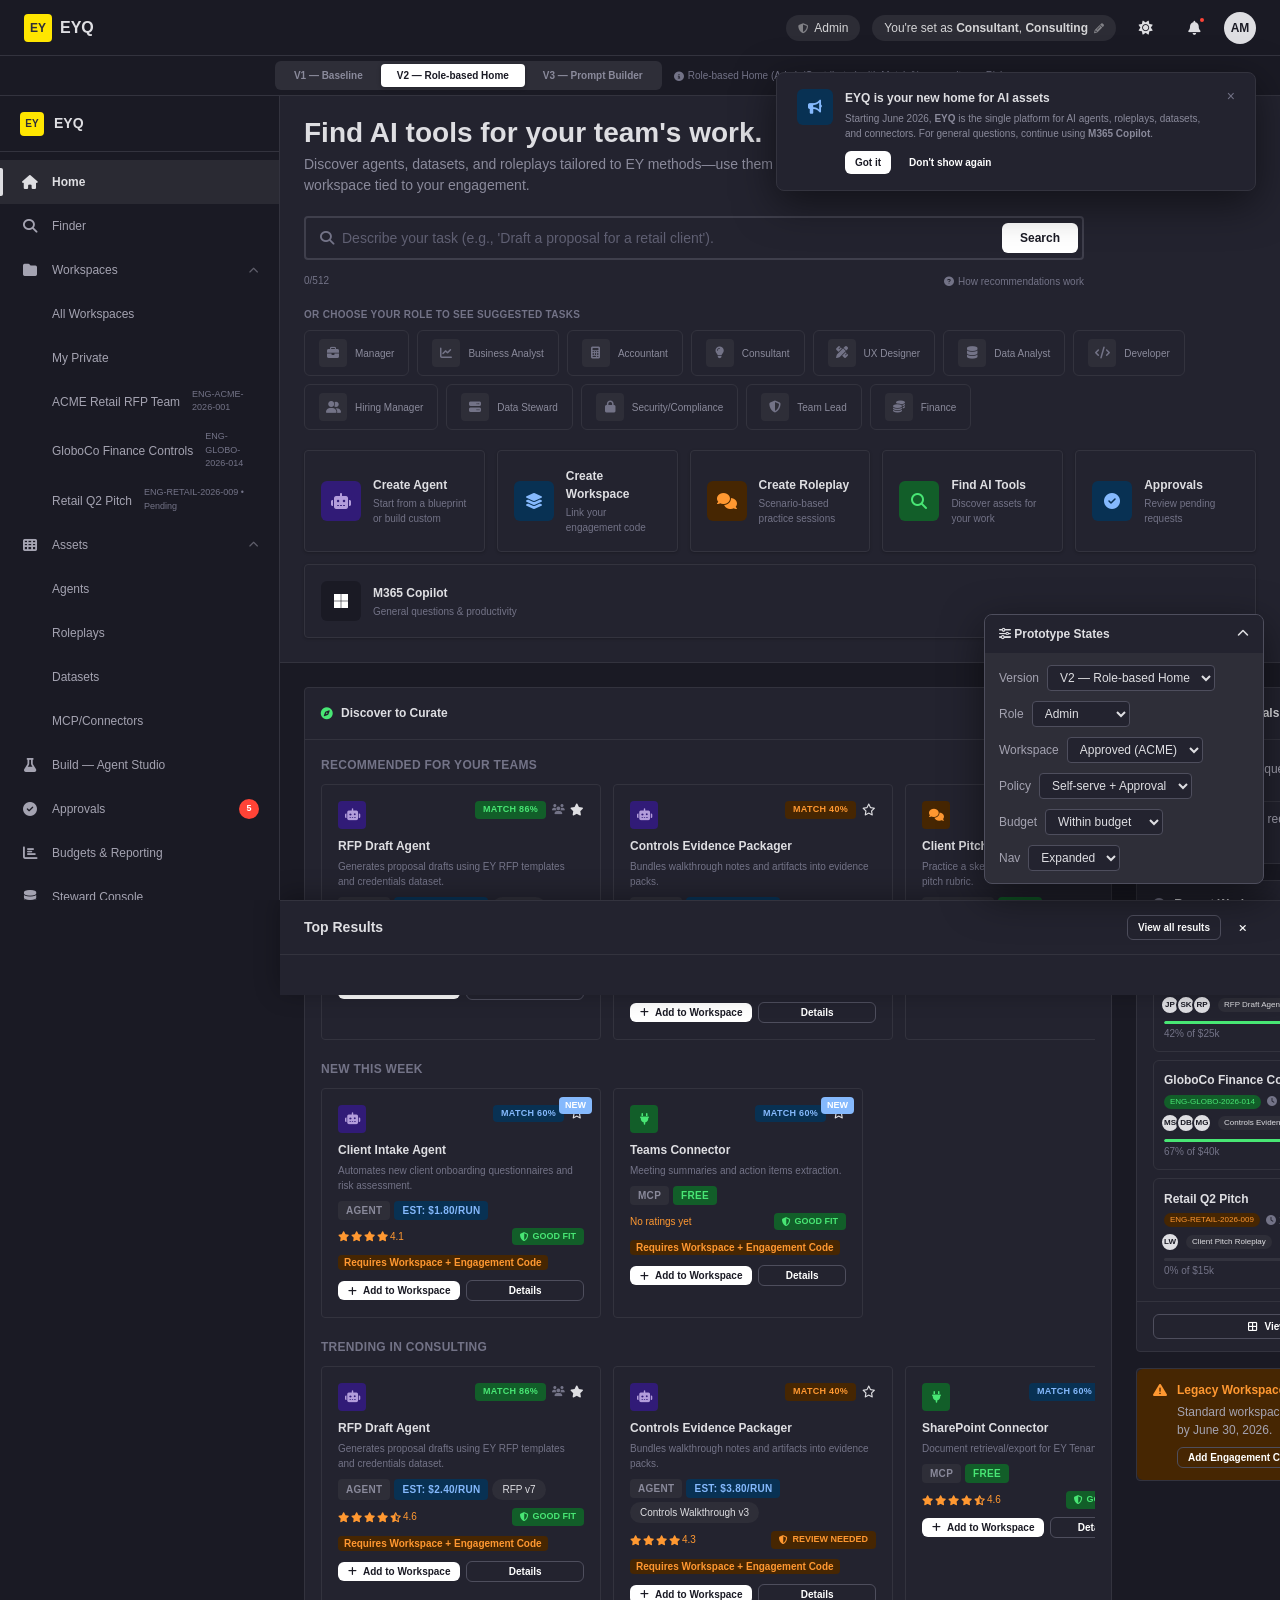
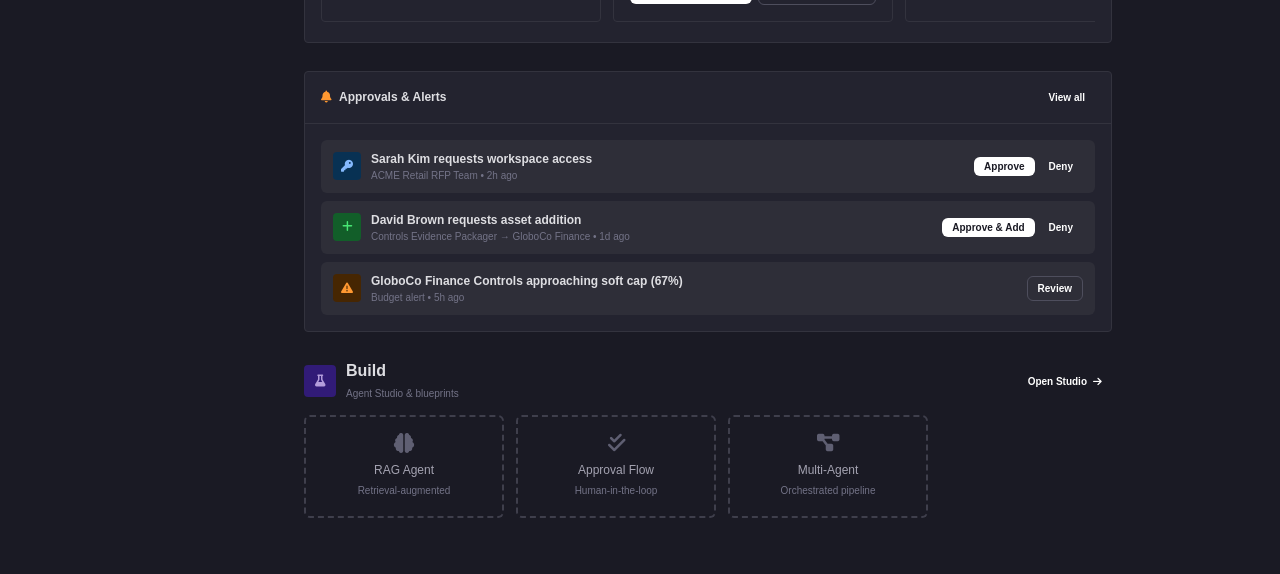
<file: index.html>
<!DOCTYPE html>
<html lang="en">
<head>
  <meta charset="UTF-8">
  <meta name="viewport" content="width=device-width, initial-scale=1.0">
  <title>EYQ — Workspaces, Agent Studio & AI Assets Marketplace</title>
  <link rel="stylesheet" href="styles.css">
  <link rel="stylesheet" href="https://cdnjs.cloudflare.com/ajax/libs/font-awesome/6.5.1/css/all.min.css">
</head>
<body class="motif-theme-dark">

<header class="top-bar">
  <div class="top-bar-left">
    <a href="index.html" class="logo"><span class="logo-mark">EY</span> EYQ</a>
  </div>
  <div class="top-bar-right">
    <div class="role-chip-bar" id="role-indicator" style="cursor:default"><i class="fas fa-shield-alt"></i> Admin</div>
    <div class="role-chip-bar" onclick="openModal('role-edit-modal')">
      <span>You're set as <strong>Consultant</strong>, <strong>Consulting</strong></span>
      <i class="fas fa-pencil-alt"></i>
    </div>
    <button class="notif-btn" id="theme-toggle-btn" onclick="toggleTheme()" title="Toggle theme"><i class="fas fa-sun"></i></button>
    <a href="approvals.html" class="notif-btn" title="Approvals"><i class="fas fa-bell"></i><span class="notif-dot"></span></a>
    <div class="avatar">AM</div>
  </div>
</header>

<!-- Version Switcher Bar -->
<div class="version-bar">
  <div class="version-switcher-wrap" id="version-switcher"></div>
  <span class="version-desc" id="version-desc"><i class="fas fa-info-circle"></i> <span id="version-desc-text"></span></span>
</div>

<nav class="left-nav" role="navigation" aria-label="Main navigation"></nav>

<main class="app-content">
  <div id="banner-area"></div>

  <!-- Shared: Title + Quick Actions (top) -->
  <section style="padding:20px 24px 0;background:var(--card-bg);border-bottom:1px solid var(--card-border)">
    <div style="max-width:1400px;margin:0 auto">
      <div>
        <h1 style="margin-bottom:4px">Find AI tools for your team's work.</h1>
        <p style="color:var(--ey-gray-600);max-width:560px">Discover agents, datasets, and roleplays tailored to EY methods&mdash;use them in a governed workspace tied to your engagement.</p>
      </div>

      <!-- AI Finder Inline -->
      <div style="margin-top:20px;max-width:100%">
        <!-- Search bar (V1/V2 only — hidden in V3) -->
        <div id="finder-search-bar-wrap">
          <div class="search-input-wrap" id="finder-input-wrap" style="max-width:780px">
            <i class="fas fa-search" style="color:var(--ey-gray-500)"></i>
            <input class="search-input" id="finder-input" placeholder="Describe your task (e.g., 'Draft a proposal for a retail client')." maxlength="512" oninput="updateFinderCharCount()">
            <button class="search-submit" onclick="submitFinderSearch()">Search</button>
          </div>
          <div style="display:flex;align-items:center;justify-content:space-between;margin-top:6px;max-width:780px">
            <div class="char-counter"><span id="finder-char-count">0</span>/512</div>
            <div style="position:relative">
              <span class="search-helper" onclick="document.getElementById('rec-popover').classList.toggle('hidden')"><i class="fas fa-question-circle"></i> How recommendations work</span>
              <div id="rec-popover" class="hidden" style="position:absolute;bottom:calc(100% + 8px);right:0;background:var(--modal-bg);border:1px solid var(--card-border);border-radius:var(--radius-lg);padding:16px;width:320px;box-shadow:var(--shadow-xl);z-index:50">
                <ul style="list-style:none;padding:0">
                  <li style="padding:6px 0;font-size:var(--font-size-12);color:var(--ey-gray-700);display:flex;gap:8px"><i class="fas fa-database" style="color:var(--ey-blue);margin-top:2px"></i> Searches across agents, roleplays, datasets, and MCP connectors.</li>
                  <li style="padding:6px 0;font-size:var(--font-size-12);color:var(--ey-gray-700);display:flex;gap:8px"><i class="fas fa-sort-amount-down" style="color:var(--ey-blue);margin-top:2px"></i> Ranks by role, service line, tasks, and governance fit.</li>
                  <li style="padding:6px 0;font-size:var(--font-size-12);color:var(--ey-gray-700);display:flex;gap:8px"><i class="fas fa-robot" style="color:var(--ey-blue);margin-top:2px"></i> For general questions, suggests M365 Copilot.</li>
                </ul>
              </div>
            </div>
          </div>
        </div>

        <!-- Role cards + Task chips inline (all versions) -->
        <div id="finder-inline">
          <div style="margin-top:16px">
            <div style="font-size:var(--font-size-10);font-weight:600;color:var(--ey-gray-500);text-transform:uppercase;letter-spacing:0.3px;margin-bottom:8px">Or choose your role to see suggested tasks</div>
            <div class="mini-role-grid" id="mini-role-grid"></div>
          </div>
          <div id="finder-tasks-area" class="hidden" style="margin-top:14px">
            <div style="display:flex;align-items:center;justify-content:space-between;margin-bottom:8px">
              <div style="font-size:var(--font-size-10);font-weight:600;color:var(--ey-gray-500);text-transform:uppercase;letter-spacing:0.3px">Suggested tasks <span id="finder-role-label" style="color:var(--text-primary);text-transform:none"></span></div>
              <button class="btn btn-ghost btn-sm" style="font-size:10px;padding:2px 8px" onclick="clearFinderRole()"><i class="fas fa-times"></i> Clear role</button>
            </div>
            <div class="task-chips" id="finder-task-chips"></div>
            <div id="v2-see-results" style="margin-top:10px;display:flex;align-items:center;gap:8px">
              <button class="btn btn-primary btn-sm" onclick="submitFinderSearch()"><i class="fas fa-search"></i> See results</button>
              <span class="text-xs text-muted" id="finder-task-count">Select tasks to refine results</span>
            </div>
          </div>

          <!-- V3 Only: Prompt Builder area (replaces search bar) -->
          <div id="v3-prompt-area" class="hidden" style="margin-top:16px">
            <div class="prompt-builder">
              <div style="font-size:var(--font-size-10);font-weight:600;color:var(--ey-gray-500);text-transform:uppercase;letter-spacing:0.3px;margin-bottom:8px">Compose your prompt</div>
              <textarea class="prompt-field" id="v3-prompt-field" rows="4" placeholder="Your prompt will auto-populate based on role and task selections above..."></textarea>
              <!-- V3 Filters: Service Line + Asset Type -->
              <div style="display:flex;gap:12px;margin-top:12px;flex-wrap:wrap">
                <div style="flex:1;min-width:160px">
                  <label style="font-size:var(--font-size-10);font-weight:600;color:var(--ey-gray-500);text-transform:uppercase;letter-spacing:0.3px;display:block;margin-bottom:4px">Service Line</label>
                  <select class="form-select" id="v3-sl-filter" style="font-size:var(--font-size-12);padding:6px 10px">
                    <option value="">All</option><option value="Consulting" selected>Consulting</option><option value="Assurance">Assurance</option><option value="Tax">Tax</option><option value="Fabric">Fabric</option><option value="Strategy and Transactions">Strategy & Transactions</option>
                  </select>
                </div>
                <div style="flex:1;min-width:160px">
                  <label style="font-size:var(--font-size-10);font-weight:600;color:var(--ey-gray-500);text-transform:uppercase;letter-spacing:0.3px;display:block;margin-bottom:4px">Asset Type</label>
                  <select class="form-select" id="v3-type-filter" style="font-size:var(--font-size-12);padding:6px 10px">
                    <option value="">All types</option><option value="Agent">Agents</option><option value="Roleplay">Roleplays</option><option value="Dataset">Datasets</option><option value="MCP">MCP / Connectors</option>
                  </select>
                </div>
              </div>
              <div class="prompt-actions">
                <button class="ai-improver-btn" id="ai-improver-btn" onclick="improvePrompt()"><i class="fas fa-wand-magic-sparkles"></i> AI Prompt Improver</button>
                <button class="btn btn-primary" onclick="submitFinderSearch()"><i class="fas fa-search"></i> Find assets</button>
                <span class="text-xs text-muted" id="improver-status"></span>
              </div>
            </div>
          </div>
        </div>
      </div>

      <!-- Quick Actions (below the AI Finder, as cards) -->
      <div style="margin-top:20px;padding-bottom:24px" id="quick-actions" class="quick-actions"></div>
    </div>
  </section>

  <!-- HOME CONTENT: switches per version -->
  <div class="page-container">
    <div class="dashboard-grid">
      <div class="dashboard-main" id="home-main">
        <!-- Populated by JS based on version -->
      </div>

      <!-- Right Rail: Workspaces Panel (all versions) -->
      <aside class="right-rail" id="home-right-rail">
        <!-- Approvals & Alerts (V2/V3: moved to top position) -->
        <div class="card" id="rail-approvals-card">
          <div class="card-header"><h3><i class="fas fa-bell" style="margin-right:6px;color:var(--ey-orange)"></i> Alerts & Approvals</h3><a href="approvals.html" class="btn btn-ghost btn-sm">View all</a></div>
          <div class="card-body" id="rail-approvals"></div>
        </div>
        <!-- Recent Workspaces -->
        <div class="card">
          <div class="card-header">
            <h3><i class="fas fa-clock" style="margin-right:6px;color:var(--ey-gray-500)"></i> Recent Workspaces</h3>
            <select class="form-select" style="width:auto;padding:2px 6px;font-size:0.714rem" id="ws-sort" onchange="renderRecentWsCards()">
              <option value="recent">Recent</option><option value="name">Name</option><option value="budget">Budget</option>
            </select>
          </div>
          <div class="card-body" id="recent-ws-cards" style="display:flex;flex-direction:column;gap:8px"></div>
          <div style="padding:12px 16px;border-top:1px solid var(--card-border)">
            <a href="workspaces.html" class="btn btn-secondary btn-sm w-full" style="justify-content:center"><i class="fas fa-th-large"></i> View All Workspaces</a>
          </div>
        </div>
        <!-- Migration Banner -->
        <div class="card" id="migration-banner">
          <div class="card-body" style="background:var(--badge-warning-bg);border-radius:var(--radius-md)">
            <div style="display:flex;align-items:start;gap:10px"><i class="fas fa-exclamation-triangle" style="color:var(--ey-orange);margin-top:2px"></i><div><div style="font-weight:600;font-size:0.857rem;color:var(--ey-orange)">Legacy Workspace Migration</div><p class="text-sm" style="margin-top:4px">Standard workspaces require an engagement code by June 30, 2026.</p><button class="btn btn-sm btn-secondary" style="margin-top:8px" onclick="openWorkspaceModal()">Add Engagement Code</button></div></div>
          </div>
        </div>
      </aside>
    </div>
  </div>
</main>

<!-- Results Tray -->
<div class="results-tray" id="results-tray">
  <div class="results-tray-header">
    <div><strong>Top Results</strong> <span class="text-sm text-muted" id="tray-count"></span></div>
    <div style="display:flex;gap:8px">
      <a href="finder.html" class="btn btn-sm btn-secondary">View all results</a>
      <button class="btn btn-sm btn-ghost" onclick="closeResultsTray()"><i class="fas fa-times"></i></button>
    </div>
  </div>
  <div class="results-tray-body">
    <div id="copilot-cta" class="hidden" style="padding:10px 14px;background:var(--badge-info-bg);border-radius:var(--radius-md);margin-bottom:12px;display:flex;align-items:center;gap:10px;font-size:0.857rem;color:var(--ey-blue)">
      <i class="fab fa-microsoft"></i> This looks like a general question. <a href="#" onclick="event.preventDefault();alert('Opening M365 Copilot...')"><strong>Try M365 Copilot chat</strong></a>
    </div>
    <div class="results-tray-cards" id="tray-results"></div>
  </div>
</div>

<!-- Workspace Creation Modal -->
<div class="modal-overlay" id="ws-create-modal">
  <div class="modal">
    <div class="modal-header"><h2>Create Team Workspace</h2><button class="modal-close" onclick="closeModal('ws-create-modal')">&times;</button></div>
    <div class="stepper"><div class="step active"><span class="step-num">1</span> Basics</div><div class="step-connector"></div><div class="step"><span class="step-num">2</span> Engagement Code</div><div class="step-connector"></div><div class="step"><span class="step-num">3</span> Members & Assets</div><div class="step-connector"></div><div class="step"><span class="step-num">4</span> Budgets & Policies</div></div>
    <div class="modal-body" id="ws-create-body"></div>
    <div class="modal-footer" id="ws-create-footer"></div>
  </div>
</div>

<!-- Role-Task Profile Modal -->
<div class="modal-overlay" id="role-edit-modal">
  <div class="modal" style="max-width:480px">
    <div class="modal-header"><h2>Role-Task Profile</h2><button class="modal-close" onclick="closeModal('role-edit-modal')">&times;</button></div>
    <div class="modal-body">
      <div class="form-group"><label>Role</label><select class="form-select" id="profile-role" onchange="updateProfileTasks()">
        <option>Consultant</option><option>Business Analyst</option><option>Accountant</option><option>Delivery Manager</option><option>Engagement Manager</option><option>UX Designer</option><option>Manager</option><option>Data Analyst</option><option>Hiring Manager</option><option>Developer</option>
      </select></div>
      <div class="form-group"><label>Service Line</label><select class="form-select" id="profile-sl">
        <option>Consulting</option><option>Fabric</option><option>Assurance</option><option>Tax</option><option>Strategy and Transactions</option><option>Internal Functions</option>
      </select></div>
      <div class="form-group"><label>Top Tasks (select 3-5)</label><div class="wizard-chips" id="profile-tasks"></div></div>
    </div>
    <div class="modal-footer"><div></div><button class="btn btn-primary" onclick="saveProfile()">Save Profile</button></div>
  </div>
</div>

<!-- State Switcher -->
<div class="state-switcher">
  <div class="state-switcher-header" onclick="toggleStateSwitcher()"><span><i class="fas fa-sliders-h"></i> Prototype States</span><i class="fas fa-chevron-up"></i></div>
  <div class="state-switcher-body"></div>
</div>

<script src="app.js"></script>
<script>
/* ================================================================
   INDEX.HTML — Version-aware Home page logic
   ================================================================ */

const FINDER_ROLES = [
  { id: 'manager', name: 'Manager', icon: 'fa-briefcase' },
  { id: 'analyst', name: 'Business Analyst', icon: 'fa-chart-line' },
  { id: 'accountant', name: 'Accountant', icon: 'fa-calculator' },
  { id: 'consultant', name: 'Consultant', icon: 'fa-lightbulb' },
  { id: 'ux', name: 'UX Designer', icon: 'fa-pen-ruler' },
  { id: 'data-analyst', name: 'Data Analyst', icon: 'fa-database' },
  { id: 'developer', name: 'Developer', icon: 'fa-code' },
  { id: 'hiring', name: 'Hiring Manager', icon: 'fa-user-friends' },
  { id: 'steward', name: 'Data Steward', icon: 'fa-server' },
  { id: 'security', name: 'Security/Compliance', icon: 'fa-lock' },
  { id: 'team-lead', name: 'Team Lead', icon: 'fa-shield-alt' },
  { id: 'finance', name: 'Finance', icon: 'fa-coins' }
];
const FINDER_TASKS = {
  'manager': ['Create workspace', 'Set budgets/caps', 'Approve access', 'Assign roleplays', 'Review spend', 'Team analytics'],
  'analyst': ['Summarize docs', 'Draft client deck', 'Extract tables', 'Create workspace', 'Data visualization', 'Policy Q&A'],
  'accountant': ['Import trial balance', 'Tie out figures', 'Policy Q&A', 'Create evidence package', 'Reconciliation check', 'Audit prep'],
  'consultant': ['Draft proposal', 'Compile credentials', 'Summarize client materials', 'Request dataset access', 'Client pitch prep', 'Research analysis'],
  'ux': ['Synthesize research notes', 'Generate personas', 'Draft wireframe copy', 'Stakeholder interview roleplay', 'Usability testing', 'Design review'],
  'data-analyst': ['Connect dataset', 'Build RAG agent', 'Run structured extraction', 'Test in sandbox', 'Data profiling', 'Create pipeline'],
  'developer': ['Start from blueprint', 'Debug agent', 'Request connector', 'Publish to marketplace', 'API integration', 'Test agent'],
  'hiring': ['Draft JD', 'Interview roleplay', 'Screen candidates', 'Create hiring workspace', 'Onboarding prep', 'Salary benchmarking'],
  'steward': ['Review data requests', 'Monitor query volumes', 'Investigate violations', 'Approve dataset access', 'Set data policies', 'Audit trail'],
  'security': ['Security assessment', 'Compliance review', 'Risk analysis', 'Policy audit', 'Access control review', 'Incident investigation'],
  'team-lead': ['Manage members', 'Review budgets', 'Assign tasks', 'Approve requests', 'Run reports', 'Set policies'],
  'finance': ['Budget analysis', 'Procurement review', 'Cost optimization', 'Vendor assessment', 'Financial reporting', 'Spend analytics']
};

let finderSelectedRole = null;
let finderSelectedTasks = [];

/* ---- Finder inline controls ---- */
function renderMiniRoleGrid() {
  const grid = $('#mini-role-grid');
  if (!grid) return;
  grid.innerHTML = FINDER_ROLES.map(r => `
    <div class="mini-role-card ${finderSelectedRole === r.id ? 'selected' : ''}" onclick="selectFinderRole('${r.id}')">
      <div class="mini-role-icon"><i class="fas ${r.icon}"></i></div>
      <span class="mini-role-name">${r.name}</span>
    </div>`).join('');
}

function selectFinderRole(roleId) {
  if (finderSelectedRole === roleId) { clearFinderRole(); return; }
  finderSelectedRole = roleId;
  finderSelectedTasks = [];
  renderMiniRoleGrid();
  renderFinderTasks();
  show($('#finder-tasks-area'));
  if (isV3()) updatePromptField();
}

function clearFinderRole() {
  finderSelectedRole = null;
  finderSelectedTasks = [];
  renderMiniRoleGrid();
  hide($('#finder-tasks-area'));
  if (isV3()) { const f = $('#v3-prompt-field'); if (f) f.value = ''; }
}

function renderFinderTasks() {
  const container = $('#finder-task-chips');
  const label = $('#finder-role-label');
  if (!container) return;
  const role = FINDER_ROLES.find(r => r.id === finderSelectedRole);
  if (label) label.textContent = role ? `for ${role.name}` : '';
  const tasks = FINDER_TASKS[finderSelectedRole] || [];
  container.innerHTML = tasks.map(t => `<div class="task-chip ${finderSelectedTasks.includes(t) ? 'selected' : ''}" onclick="toggleFinderTask(this,'${t}')">${t}</div>`).join('');
  updateFinderTaskCount();
}

function toggleFinderTask(el, task) {
  const idx = finderSelectedTasks.indexOf(task);
  if (idx >= 0) finderSelectedTasks.splice(idx, 1);
  else finderSelectedTasks.push(task);
  el.classList.toggle('selected');
  updateFinderTaskCount();
  if (isV3()) updatePromptField();
}

function updateFinderTaskCount() {
  const c = $('#finder-task-count');
  if (c) c.textContent = finderSelectedTasks.length > 0 ? `${finderSelectedTasks.length} task(s) selected` : 'Select tasks to refine results';
}

function updateFinderCharCount() {
  const input = $('#finder-input');
  const counter = $('#finder-char-count');
  if (input && counter) counter.textContent = input.value.length;
}

/* ---- V3 Prompt Builder ---- */
function updatePromptField() {
  const field = $('#v3-prompt-field');
  if (!field) return;
  const role = FINDER_ROLES.find(r => r.id === finderSelectedRole);
  const roleName = role ? role.name : '';
  const tasks = finderSelectedTasks.length ? finderSelectedTasks.join(', ') : '';
  const sl = STATE.currentUser.serviceLine || 'Consulting';
  let prompt = '';
  if (roleName && tasks) {
    prompt = `As a ${roleName} in ${sl}, I need AI tools to help me with: ${tasks}. Find the best matching agents, roleplays, datasets, and connectors for these tasks.`;
  } else if (roleName) {
    prompt = `As a ${roleName} in ${sl}, find AI tools relevant to my daily work.`;
  }
  field.value = prompt;
}

function improvePrompt() {
  const field = $('#v3-prompt-field');
  const btn = $('#ai-improver-btn');
  const status = $('#improver-status');
  if (!field || !field.value.trim()) return;

  btn.disabled = true;
  if (status) status.textContent = 'Improving...';

  setTimeout(() => {
    const original = field.value;
    const role = FINDER_ROLES.find(r => r.id === finderSelectedRole);
    const roleName = role ? role.name : 'professional';
    const sl = STATE.currentUser.serviceLine || 'Consulting';
    const tasks = finderSelectedTasks.length ? finderSelectedTasks.join(', ') : 'general tasks';

    field.value = `I am a ${roleName} working in ${sl} at EY. My priority tasks are: ${tasks}. I need AI-powered tools that can accelerate these workflows while meeting EY governance requirements. Prioritize tools that integrate with existing EY methodologies, support my data residency needs, and fit within workspace budget constraints. Show me agents for task automation, roleplays for practice and training, datasets for grounding, and MCP connectors for system integration.`;

    btn.classList.add('improved');
    btn.innerHTML = '<i class="fas fa-check"></i> Prompt improved';
    if (status) status.textContent = 'Prompt enhanced with governance context';
    btn.disabled = false;

    setTimeout(() => {
      btn.classList.remove('improved');
      btn.innerHTML = '<i class="fas fa-wand-magic-sparkles"></i> AI Prompt Improver';
      if (status) status.textContent = '';
    }, 4000);
  }, 1200);
}

/* ---- Search / Results Tray ---- */
function submitFinderSearch() {
  const query = $('#finder-input')?.value.trim();
  const v3prompt = isV3() ? ($('#v3-prompt-field')?.value.trim() || '') : '';
  if (!query && !finderSelectedRole && !finderSelectedTasks.length && !v3prompt) return;

  const tray = $('#results-tray');
  const trayResults = $('#tray-results');
  const trayCount = $('#tray-count');
  const copilotCta = $('#copilot-cta');

  const isGeneric = query && (query.length < 20 || /what is|how do|explain|help me/i.test(query));
  if (isGeneric && copilotCta) show(copilotCta); else if (copilotCta) hide(copilotCta);

  const matchCtx = { roles: finderSelectedRole ? [finderSelectedRole] : [], tasks: finderSelectedTasks, serviceLine: STATE.currentUser.serviceLine };
  const results = getAllAssets().slice(0, 4);
  if (trayResults) trayResults.innerHTML = results.map(a => renderAssetCard(a, true, matchCtx)).join('');
  if (trayCount) trayCount.textContent = `(${getAllAssets().length} total)`;
  if (tray) tray.classList.add('open');
}

function closeResultsTray() { const t = $('#results-tray'); if (t) t.classList.remove('open'); }

/* ---- Quick Actions (role & version aware) ---- */
function renderQuickActions() {
  const container = $('#quick-actions');
  if (!container) return;
  let cards = [];
  if (isAdmin()) {
    cards.push({ icon: 'fa-robot', iconCls: 'agent', label: 'Create Agent', desc: 'Start from a blueprint or build custom', onclick: "navigateTo('agent-studio.html')" });
    cards.push({ icon: 'fa-layer-group', iconCls: 'workspace', label: 'Create Workspace', desc: 'Link your engagement code', onclick: 'openWorkspaceModal()' });
    cards.push({ icon: 'fa-comments', iconCls: 'roleplay', label: 'Create Roleplay', desc: 'Scenario-based practice sessions', onclick: "alert('Roleplay creator...')" });
    cards.push({ icon: 'fa-search', iconCls: 'find', label: 'Find AI Tools', desc: 'Discover assets for your work', onclick: "navigateTo('finder.html')" });
    if (isV2() || isV3()) {
      cards.push({ icon: 'fa-check-circle', iconCls: 'workspace', label: 'Approvals', desc: 'Review pending requests', onclick: "navigateTo('approvals.html')" });
    }
  } else {
    cards.push({ icon: 'fa-search', iconCls: 'find', label: 'Find AI Tools', desc: 'Discover assets for your work', onclick: "navigateTo('finder.html')" });
    cards.push({ icon: 'fa-sign-in-alt', iconCls: 'workspace', label: 'Join a Workspace', desc: 'Request access to a team workspace', onclick: "alert('Join workspace flow...')" });
    cards.push({ icon: 'fa-robot', iconCls: 'agent', label: 'Create Agent', desc: 'Start from a blueprint or build custom', onclick: "navigateTo('agent-studio.html')" });
  }
  cards.push({ icon: 'fa-microsoft', iconCls: 'copilot', label: 'M365 Copilot', desc: 'General questions & productivity', onclick: "alert('Opening M365 Copilot...')", fab: true });

  container.innerHTML = cards.map(c => `
    <div class="qa-card" onclick="${c.onclick}">
      <div class="qa-icon ${c.iconCls}"><i class="${c.fab ? 'fab' : 'fas'} ${c.icon}"></i></div>
      <div class="qa-text"><h4>${c.label}</h4><p>${c.desc}</p></div>
    </div>`).join('');
}

/* ---- Version-specific Finder visibility ---- */
function updateFinderVisibility() {
  const v3Prompt = $('#v3-prompt-area');
  const searchBar = $('#finder-search-bar-wrap');
  const v2Results = $('#v2-see-results');

  if (isV3()) {
    if (v3Prompt) show(v3Prompt);
    if (searchBar) hide(searchBar);
    if (v2Results) hide(v2Results);
  } else {
    if (v3Prompt) hide(v3Prompt);
    if (searchBar) show(searchBar);
    if (v2Results) show(v2Results);
  }
}

/* ---- Update version description ---- */
function updateVersionDesc() {
  const el = $('#version-desc-text');
  if (el) el.textContent = VERSION_TOOLTIPS[STATE.version] || '';
}

/* ---- Home Main Content (version + role aware) ---- */
function renderHomeMain() {
  const main = $('#home-main');
  if (!main) return;

  if (isV1()) {
    renderV1Home(main);
  } else if (isV2() || isV3()) {
    if (isAdmin()) renderV2AdminHome(main);
    else renderV2ContributorHome(main);
  }
}

/* V1 — Baseline Home (role-agnostic) */
function renderV1Home(container) {
  const recommended = [...ASSETS.agents.slice(0, 2), ...ASSETS.roleplays.slice(0, 1)];
  const newAssets = getAllAssets().filter(a => a.isNew);
  const trending = [...ASSETS.agents.slice(0, 2), ...ASSETS.mcp.slice(0, 1)];

  container.innerHTML = `
    <!-- Discover & Consume -->
    <div class="section-block">
      <div class="section-header">
        <div class="section-title"><div class="section-icon discover"><i class="fas fa-compass"></i></div><div><h3>Discover & Consume</h3><span class="text-xs text-muted">AI assets tailored to your work</span></div></div>
        <a href="finder.html" class="btn btn-ghost btn-sm">View all <i class="fas fa-arrow-right"></i></a>
      </div>
      <div class="section-sub">Recommended for you</div>
      <div class="card-row">${recommended.map(a => renderAssetCard(a, false)).join('')}</div>
      <div class="section-sub">New this week</div>
      <div class="card-row">${newAssets.length ? newAssets.map(a => renderAssetCard(a, false)).join('') : '<p class="text-sm text-muted">No new assets this week.</p>'}</div>
      <div class="section-sub">Trending in Consulting</div>
      <div class="card-row">${trending.map(a => renderAssetCard(a, false)).join('')}</div>
    </div>

    <!-- Build -->
    <div class="section-block">
      <div class="section-header">
        <div class="section-title"><div class="section-icon build"><i class="fas fa-flask"></i></div><div><h3>Build</h3><span class="text-xs text-muted">Agent Studio & blueprints</span></div></div>
        <a href="agent-studio.html" class="btn btn-ghost btn-sm">Open Studio <i class="fas fa-arrow-right"></i></a>
      </div>
      <div class="card-row">
        <div class="blueprint-card" onclick="navigateTo('agent-studio.html')"><i class="fas fa-brain"></i><p>RAG Agent</p><span class="text-xs text-muted">Retrieval-augmented</span></div>
        <div class="blueprint-card" onclick="navigateTo('agent-studio.html')"><i class="fas fa-check-double"></i><p>Approval Flow</p><span class="text-xs text-muted">Human-in-the-loop</span></div>
        <div class="blueprint-card" onclick="navigateTo('agent-studio.html')"><i class="fas fa-project-diagram"></i><p>Multi-Agent</p><span class="text-xs text-muted">Orchestrated pipeline</span></div>
      </div>
    </div>

    <!-- Control -->
    <div class="section-block">
      <div class="section-header">
        <div class="section-title"><div class="section-icon control"><i class="fas fa-shield-alt"></i></div><div><h3>Control</h3><span class="text-xs text-muted">Governance & budgets</span></div></div>
        <a href="budgets.html" class="btn btn-ghost btn-sm">Dashboard <i class="fas fa-arrow-right"></i></a>
      </div>
      <div style="display:flex;align-items:center;gap:8px;padding:8px 12px;background:var(--badge-warning-bg);border-radius:var(--radius-md);font-size:0.857rem;color:var(--ey-orange);margin-bottom:6px"><i class="fas fa-exclamation-triangle"></i> GloboCo Finance Controls: 67% budget used. Approaching soft cap (75%).</div>
      <div style="display:flex;align-items:center;justify-content:space-between;padding:10px 14px;background:var(--chip-bg);border-radius:var(--radius-md);margin-top:8px"><div style="display:flex;align-items:center;gap:10px"><div class="approval-icon access"><i class="fas fa-key"></i></div><div><div style="font-weight:600;font-size:0.857rem">5 pending approvals</div><div class="text-xs text-muted">2 workspace, 1 dataset, 1 asset add, 1 budget</div></div></div><a href="approvals.html" class="btn btn-sm btn-secondary">Review <i class="fas fa-arrow-right"></i></a></div>
    </div>

    <!-- Extend -->
    <div class="section-block">
      <div class="section-header">
        <div class="section-title"><div class="section-icon extend"><i class="fas fa-plug"></i></div><div><h3>Extend</h3><span class="text-xs text-muted">Connectors & MCP</span></div></div>
      </div>
      <div class="card-row">
        <div class="connector-card"><div class="connector-icon"><i class="fab fa-microsoft"></i></div><div class="connector-info"><h4>SharePoint</h4><p>Document retrieval</p></div><span class="chip chip-green">Active</span></div>
        <div class="connector-card"><div class="connector-icon"><i class="fas fa-envelope"></i></div><div class="connector-info"><h4>Outlook</h4><p>Email summarization</p></div><span class="chip chip-green">Active</span></div>
        <div class="connector-card"><div class="connector-icon" style="background:var(--chip-bg);color:var(--ey-gray-500)"><i class="fas fa-plus"></i></div><div class="connector-info"><h4>Request Connector</h4><p>Submit a request</p></div></div>
      </div>
    </div>`;
}

/* V2/V3 — Admin Home */
function renderV2AdminHome(container) {
  const recommended = [...ASSETS.agents.slice(0, 2), ...ASSETS.roleplays.slice(0, 1)];
  const newAssets = getAllAssets().filter(a => a.isNew);
  const trending = [...ASSETS.agents.slice(0, 2), ...ASSETS.mcp.slice(0, 1)];
  const matchCtx = { roles: ['consultant'], tasks: STATE.currentUser.tasks, serviceLine: STATE.currentUser.serviceLine };

  container.innerHTML = `
    <!-- Discover to Curate -->
    <div class="home-module">
      <div class="home-module-header"><h3><i class="fas fa-compass" style="color:var(--ey-green)"></i> Discover to Curate</h3><a href="finder.html" class="btn btn-ghost btn-sm">View all <i class="fas fa-arrow-right"></i></a></div>
      <div class="home-module-body">
        <div class="section-sub" style="margin-top:0">Recommended for your teams</div>
        <div class="card-row">${recommended.map(a => renderAssetCard(a, false, matchCtx)).join('')}</div>
        <div class="section-sub">New this week</div>
        <div class="card-row">${newAssets.length ? newAssets.map(a => renderAssetCard(a, false, matchCtx)).join('') : '<p class="text-sm text-muted">No new assets this week.</p>'}</div>
        <div class="section-sub">Trending in ${STATE.currentUser.serviceLine}</div>
        <div class="card-row">${trending.map(a => renderAssetCard(a, false, matchCtx)).join('')}</div>
      </div>
    </div>

    <!-- Approvals & Alerts -->
    <div class="home-module">
      <div class="home-module-header"><h3><i class="fas fa-bell" style="color:var(--ey-orange)"></i> Approvals & Alerts</h3><a href="approvals.html" class="btn btn-ghost btn-sm">View all</a></div>
      <div class="home-module-body">
        <div class="assigned-list">
          <div class="assigned-item">
            <div class="assigned-icon" style="background:var(--badge-info-bg);color:var(--ey-blue)"><i class="fas fa-key"></i></div>
            <div class="assigned-item-info"><div class="title">Sarah Kim requests workspace access</div><div class="meta">ACME Retail RFP Team &bull; 2h ago</div></div>
            <div style="display:flex;gap:4px"><button class="btn btn-sm btn-primary" onclick="alert('Approved!')">Approve</button><button class="btn btn-sm btn-ghost" onclick="alert('Denied')">Deny</button></div>
          </div>
          <div class="assigned-item">
            <div class="assigned-icon" style="background:var(--badge-success-bg);color:var(--ey-green)"><i class="fas fa-plus"></i></div>
            <div class="assigned-item-info"><div class="title">David Brown requests asset addition</div><div class="meta">Controls Evidence Packager → GloboCo Finance &bull; 1d ago</div></div>
            <div style="display:flex;gap:4px"><button class="btn btn-sm btn-primary" onclick="alert('Approved & Added!')">Approve & Add</button><button class="btn btn-sm btn-ghost" onclick="alert('Denied')">Deny</button></div>
          </div>
          <div class="assigned-item">
            <div class="assigned-icon" style="background:var(--badge-warning-bg);color:var(--ey-orange)"><i class="fas fa-exclamation-triangle"></i></div>
            <div class="assigned-item-info"><div class="title">GloboCo Finance Controls approaching soft cap (67%)</div><div class="meta">Budget alert &bull; 5h ago</div></div>
            <a href="budgets.html" class="btn btn-sm btn-secondary">Review</a>
          </div>
        </div>
      </div>
    </div>

    <!-- Build -->
    <div class="section-block">
      <div class="section-header">
        <div class="section-title"><div class="section-icon build"><i class="fas fa-flask"></i></div><div><h3>Build</h3><span class="text-xs text-muted">Agent Studio & blueprints</span></div></div>
        <a href="agent-studio.html" class="btn btn-ghost btn-sm">Open Studio <i class="fas fa-arrow-right"></i></a>
      </div>
      <div class="card-row">
        <div class="blueprint-card" onclick="navigateTo('agent-studio.html')"><i class="fas fa-brain"></i><p>RAG Agent</p><span class="text-xs text-muted">Retrieval-augmented</span></div>
        <div class="blueprint-card" onclick="navigateTo('agent-studio.html')"><i class="fas fa-check-double"></i><p>Approval Flow</p><span class="text-xs text-muted">Human-in-the-loop</span></div>
        <div class="blueprint-card" onclick="navigateTo('agent-studio.html')"><i class="fas fa-project-diagram"></i><p>Multi-Agent</p><span class="text-xs text-muted">Orchestrated pipeline</span></div>
      </div>
    </div>`;
}

/* V2/V3 — Contributor Home */
function renderV2ContributorHome(container) {
  const recommended = [...ASSETS.agents.slice(0, 2), ...ASSETS.roleplays.slice(0, 1)];
  const newAssets = getAllAssets().filter(a => a.isNew);
  const trending = [...ASSETS.agents.slice(0, 2), ...ASSETS.mcp.slice(0, 1)];
  const matchCtx = { roles: ['consultant'], tasks: STATE.currentUser.tasks, serviceLine: STATE.currentUser.serviceLine };

  container.innerHTML = `
    <!-- Assigned work / Requests -->
    <div class="home-module">
      <div class="home-module-header"><h3><i class="fas fa-clipboard-list" style="color:var(--ey-blue)"></i> Your Assignments & Requests</h3></div>
      <div class="home-module-body">
        <div class="assigned-list">
          <div class="assigned-item">
            <div class="assigned-icon" style="background:var(--badge-info-bg);color:var(--ey-blue)"><i class="fas fa-comments"></i></div>
            <div class="assigned-item-info"><div class="title">Client Pitch Roleplay</div><div class="meta">Assigned by Jane Patel &bull; Due Mar 15 &bull; ACME Retail RFP Team</div></div>
            <a href="workspace-home.html?ws=acme" class="btn btn-sm btn-primary">Continue</a>
          </div>
          <div class="assigned-item">
            <div class="assigned-icon" style="background:var(--badge-warning-bg);color:var(--ey-orange)"><i class="fas fa-clock"></i></div>
            <div class="assigned-item-info"><div class="title">Controls Evidence Packager — Pending approval</div><div class="meta">Requested to add to GloboCo Finance &bull; 1d ago</div></div>
            <span class="chip chip-orange">Pending</span>
          </div>
          <div class="assigned-item">
            <div class="assigned-icon" style="background:var(--badge-success-bg);color:var(--ey-green)"><i class="fas fa-check"></i></div>
            <div class="assigned-item-info"><div class="title">EY Credentials Repository — Access approved</div><div class="meta">Dataset access for ACME Retail &bull; 3d ago</div></div>
            <span class="chip chip-green">Approved</span>
          </div>
        </div>
      </div>
    </div>

    <!-- Discover to Use -->
    <div class="home-module">
      <div class="home-module-header"><h3><i class="fas fa-compass" style="color:var(--ey-green)"></i> Discover to Use</h3><a href="finder.html" class="btn btn-ghost btn-sm">View all <i class="fas fa-arrow-right"></i></a></div>
      <div class="home-module-body">
        <div class="section-sub" style="margin-top:0">Recommended for you</div>
        <div class="card-row">${recommended.map(a => renderAssetCard(a, false, matchCtx)).join('')}</div>
        <div class="section-sub">New this week</div>
        <div class="card-row">${newAssets.length ? newAssets.map(a => renderAssetCard(a, false, matchCtx)).join('') : '<p class="text-sm text-muted">No new assets this week.</p>'}</div>
        <div class="section-sub">Trending in ${STATE.currentUser.serviceLine}</div>
        <div class="card-row">${trending.map(a => renderAssetCard(a, false, matchCtx)).join('')}</div>
      </div>
    </div>

    <!-- Build -->
    <div class="section-block">
      <div class="section-header">
        <div class="section-title"><div class="section-icon build"><i class="fas fa-flask"></i></div><div><h3>Build</h3><span class="text-xs text-muted">Agent Studio & blueprints</span></div></div>
        <a href="agent-studio.html" class="btn btn-ghost btn-sm">Open Studio <i class="fas fa-arrow-right"></i></a>
      </div>
      <div class="card-row">
        <div class="blueprint-card" onclick="navigateTo('agent-studio.html')"><i class="fas fa-brain"></i><p>RAG Agent</p><span class="text-xs text-muted">Retrieval-augmented</span></div>
        <div class="blueprint-card" onclick="navigateTo('agent-studio.html')"><i class="fas fa-check-double"></i><p>Approval Flow</p><span class="text-xs text-muted">Human-in-the-loop</span></div>
      </div>
    </div>`;
}

/* ---- Right Rail ---- */


function renderRecentWsCards() {
  const container = $('#recent-ws-cards');
  if (!container) return;
  let wsList = [WORKSPACES.acme, WORKSPACES.globo, WORKSPACES.retail];
  const sort = $('#ws-sort')?.value || 'recent';
  if (sort === 'name') wsList.sort((a,b) => a.name.localeCompare(b.name));
  else if (sort === 'budget') wsList.sort((a,b) => (b.pct||0) - (a.pct||0));
  container.innerHTML = wsList.map(ws => {
    const rolePill = ws.role ? `<span class="chip chip-${ws.role==='Admin'?'blue':ws.role==='Editor'?'green':'default'}" style="font-size:9px">${ws.role}</span>` : '';
    const avatars = (ws.participants||[]).slice(0,3).map(p => `<div class="avatar" style="width:20px;height:20px;font-size:8px;margin-left:-4px;border:2px solid var(--card-bg)" title="${p.n}">${p.i}</div>`).join('');
    const budgetBar = ws.budget ? `<div style="margin-top:6px"><div class="progress-bar" style="height:3px"><div class="progress-fill ${ws.pct > 75 ? 'orange' : 'green'}" style="width:${ws.pct}%"></div></div><div class="text-xs text-muted" style="margin-top:2px">${ws.pct}% of $${(ws.budget/1000).toFixed(0)}k</div></div>` : '';
    const lockBadge = ws.status === 'pending' ? `<span class="chip chip-orange" style="font-size:8px;padding:1px 6px"><i class="fas fa-lock" style="font-size:7px"></i> Pending</span>` : '';
    return `<a href="workspace-home.html?ws=${ws.id}" style="display:block;padding:10px;border:1px solid var(--card-border);border-radius:var(--radius-md);text-decoration:none;color:inherit;transition:all var(--transition)" onmouseover="this.style.borderColor='var(--btn-secondary-border)'" onmouseout="this.style.borderColor='var(--card-border)'">
      <div style="display:flex;align-items:center;justify-content:space-between;margin-bottom:4px">
        <div style="font-weight:600;font-size:0.857rem;white-space:nowrap;overflow:hidden;text-overflow:ellipsis;flex:1">${ws.name}</div>
        ${rolePill} ${lockBadge}
      </div>
      <div style="display:flex;align-items:center;gap:6px;margin-bottom:4px">
        <span class="chip chip-${ws.status==='approved'?'green':'orange'}" style="font-size:8px;padding:1px 6px">${ws.engCode}</span>
        <span class="text-xs text-muted"><i class="fas fa-clock"></i> ${ws.lastActivity || 'N/A'}</span>
      </div>
      <div style="display:flex;align-items:center;gap:6px">
        <div style="display:flex;align-items:center">${avatars}</div>
        ${(ws.agents||[]).slice(0,1).map(a => `<span class="chip chip-default" style="font-size:8px;padding:1px 6px">${a}</span>`).join('')}
      </div>
      ${budgetBar}
    </a>`;
  }).join('');
}

function renderRailApprovals() {
  const container = $('#rail-approvals');
  if (!container) return;
  container.innerHTML = `
    <div style="display:flex;align-items:start;gap:10px;padding:8px 0;border-bottom:1px solid var(--card-border)">
      <div class="approval-icon access"><i class="fas fa-key"></i></div>
      <div style="flex:1"><p style="font-size:0.857rem"><strong>Sarah Kim</strong> requests workspace access</p><div class="text-xs text-muted">2h ago</div></div>
    </div>
    <div style="display:flex;align-items:start;gap:10px;padding:8px 0">
      <div class="approval-icon" style="background:var(--badge-success-bg);color:var(--ey-green)"><i class="fas fa-plus"></i></div>
      <div style="flex:1"><p style="font-size:0.857rem"><strong>David Brown</strong> requests asset addition</p><div class="text-xs text-muted">1d ago</div></div>
    </div>`;
}



/* ---- Profile ---- */
function updateProfileTasks() {
  const role = $('#profile-role')?.value || 'Consultant';
  const tasks = PERSONAS[role] || [];
  const container = $('#profile-tasks');
  if (container) container.innerHTML = tasks.map((t, i) => `<span class="wizard-chip ${i < 3 ? 'selected' : ''}" onclick="this.classList.toggle('selected')">${t}</span>`).join('');
}
function saveProfile() {
  const role = $('#profile-role')?.value;
  const sl = $('#profile-sl')?.value;
  if (role) STATE.currentUser.role = role;
  if (sl) STATE.currentUser.serviceLine = sl;
  closeModal('role-edit-modal');
  updatePageUI();
}

/* ---- Master updatePageUI ---- */
function updatePageUI() {
  updateFinderVisibility();
  updateVersionDesc();
  renderMiniRoleGrid();
  renderQuickActions();
  renderHomeMain();
  renderRecentWsCards();
  renderRailApprovals();
  updateProfileTasks();
}

/* ---- Toast ---- */
function showEYQToast() { const t = $('#eyq-toast'); if (t) setTimeout(() => t.classList.add('open'), 800); }
function dismissToast() { const t = $('#eyq-toast'); if (t) t.classList.remove('open'); localStorage.setItem('eyq-toast-dismissed', 'true'); }
if (!localStorage.getItem('eyq-toast-dismissed')) document.addEventListener('DOMContentLoaded', showEYQToast);
</script>

<!-- EYQ Announcement Toast -->
<div class="toast" id="eyq-toast">
  <div class="toast-icon" style="background:var(--badge-info-bg);color:var(--ey-blue)"><i class="fas fa-bullhorn"></i></div>
  <div class="toast-body">
    <div class="toast-title">EYQ is your new home for AI assets</div>
    <div class="toast-message">Starting June 2026, <strong>EYQ</strong> is the single platform for AI agents, roleplays, datasets, and connectors. For general questions, continue using <strong>M365 Copilot</strong>.</div>
    <div class="toast-actions">
      <button class="btn btn-primary btn-sm" onclick="dismissToast()">Got it</button>
      <a href="#" class="btn btn-ghost btn-sm" onclick="event.preventDefault();dismissToast()">Don't show again</a>
    </div>
  </div>
  <button class="toast-close" onclick="dismissToast()">&times;</button>
</div>

</body>
</html>
</file>
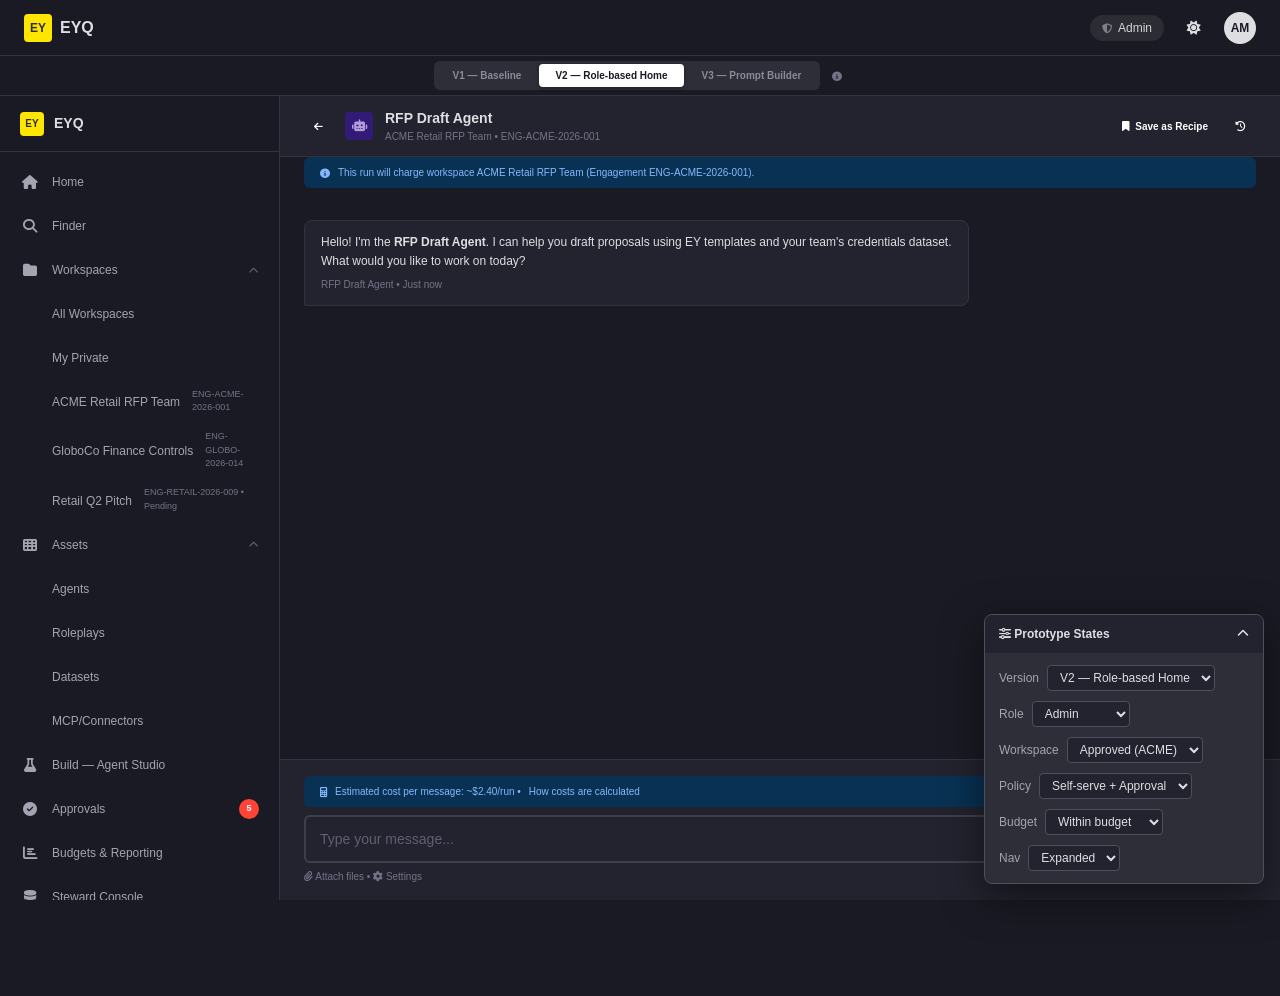
<file: agent-chat.html>
<!DOCTYPE html>
<html lang="en">
<head>
  <meta charset="UTF-8">
  <meta name="viewport" content="width=device-width, initial-scale=1.0">
  <title>EYQ — Agent Chat</title>
  <link rel="stylesheet" href="styles.css">
  <link rel="stylesheet" href="https://cdnjs.cloudflare.com/ajax/libs/font-awesome/6.5.1/css/all.min.css">
</head>
<body class="motif-theme-dark">

<header class="top-bar">
  <div class="top-bar-left"><a href="index.html" class="logo"><span class="logo-mark">EY</span> EYQ</a></div>
  <div class="top-bar-right">
    <span id="role-indicator" class="role-chip-bar" style="cursor:default"><i class="fas fa-shield-alt"></i> Admin</span>
    <button class="notif-btn" id="theme-toggle-btn" onclick="toggleTheme()"><i class="fas fa-sun"></i></button>
    <div class="avatar">AM</div>
  </div>
</header>
<div class="version-bar">
  <div class="version-switcher-wrap" id="version-switcher"></div>
  <span class="version-desc"><i class="fas fa-info-circle"></i> <span id="version-desc-text"></span></span>
</div>
<nav class="left-nav" role="navigation"></nav>

<main class="app-content" style="display:flex;flex-direction:column;height:calc(100vh - var(--header-height) - 40px)">

  <!-- Chat Header -->
  <div class="chat-header" id="chat-header"></div>

  <!-- Charge Line -->
  <div id="charge-line" style="padding:0 24px"></div>

  <!-- Messages -->
  <div class="chat-messages" id="chat-messages">
    <div class="chat-msg assistant">
      <div>Hello! I'm the <strong id="agent-name-msg">RFP Draft Agent</strong>. I can help you draft proposals using EY templates and your team's credentials dataset.</div>
      <div>What would you like to work on today?</div>
      <div class="msg-meta">RFP Draft Agent &bull; Just now</div>
    </div>
  </div>

  <!-- Input Area -->
  <div class="chat-input-area">
    <div id="pre-run-estimate" style="margin-bottom:8px"></div>
    <div id="budget-block" class="hidden" style="padding:10px;background:var(--badge-error-bg);border-radius:var(--radius-md);margin-bottom:8px;font-size:0.857rem;color:var(--ey-red);display:flex;align-items:center;gap:8px"><i class="fas fa-ban"></i> Budget hard cap reached. Contact workspace admin to increase the limit.</div>
    <div id="dataset-block" class="hidden" style="padding:10px;background:var(--badge-warning-bg);border-radius:var(--radius-md);margin-bottom:8px;font-size:0.857rem;color:var(--ey-orange);display:flex;align-items:center;gap:8px"><i class="fas fa-lock"></i> This agent requires dataset access. <button class="btn btn-sm btn-secondary" onclick="alert('Dataset access request submitted. Low-risk datasets may be auto-approved (Fast-Lane).')">Request Access</button></div>
    <div class="chat-input-wrap">
      <input class="chat-input" id="chat-input" placeholder="Type your message..." onkeydown="if(event.key==='Enter')sendMessage()">
      <button class="search-submit" id="send-btn" onclick="sendMessage()"><i class="fas fa-paper-plane"></i> Send</button>
    </div>
    <div style="display:flex;align-items:center;justify-content:space-between;margin-top:6px">
      <div class="text-xs text-muted"><i class="fas fa-paperclip"></i> Attach files &bull; <i class="fas fa-cog"></i> Settings</div>
      <div class="text-xs text-muted" id="export-policy"></div>
    </div>
  </div>
</main>

<div class="state-switcher"><div class="state-switcher-header" onclick="toggleStateSwitcher()"><span><i class="fas fa-sliders-h"></i> Prototype States</span><i class="fas fa-chevron-up"></i></div><div class="state-switcher-body"></div></div>

<script src="app.js"></script>
<script>
function getParams() {
  const p = new URLSearchParams(window.location.search);
  return { ws: p.get('ws') || 'acme', asset: p.get('asset') || 'rfp-draft' };
}

function renderChatHeader() {
  const { ws, asset } = getParams();
  const workspace = WORKSPACES[ws] || WORKSPACES.acme;
  const assetObj = getAllAssets().find(a => a.id === asset);
  const header = $('#chat-header');
  if (!header) return;
  header.innerHTML = `
    <div style="display:flex;align-items:center;gap:12px">
      <a href="workspace-home.html?ws=${ws}" class="btn btn-ghost btn-sm"><i class="fas fa-arrow-left"></i></a>
      <div class="asset-type-icon ${assetObj ? typeClass(assetObj.type) : 'agent'}"><i class="fas ${assetObj ? typeIcon(assetObj.type) : 'fa-robot'}"></i></div>
      <div>
        <div style="font-weight:600">${assetObj ? assetObj.name : 'Agent'}</div>
        <div class="text-xs text-muted">${workspace.name} &bull; ${workspace.engCode || 'Free tier'}</div>
      </div>
    </div>
    <div style="display:flex;align-items:center;gap:8px">
      <button class="btn btn-ghost btn-sm" onclick="alert('Saved as Recipe')"><i class="fas fa-bookmark"></i> Save as Recipe</button>
      <button class="btn btn-ghost btn-sm" onclick="alert('Run history')"><i class="fas fa-history"></i></button>
    </div>`;
  const agentNameMsg = $('#agent-name-msg');
  if (agentNameMsg && assetObj) agentNameMsg.textContent = assetObj.name;
}

function renderChargeLine() {
  const { ws, asset } = getParams();
  const workspace = WORKSPACES[ws] || WORKSPACES.acme;
  const assetObj = getAllAssets().find(a => a.id === asset);
  const container = $('#charge-line');
  if (!container) return;
  const isPaid = assetObj && assetObj.pricing !== 'free';
  if (isPaid && workspace.engCode) {
    container.innerHTML = `<div class="chat-cost-bar"><i class="fas fa-info-circle"></i> This run will charge workspace ${workspace.name} (Engagement ${workspace.engCode}).</div>`;
  } else if (!isPaid) {
    container.innerHTML = `<div class="chat-cost-bar" style="background:var(--badge-success-bg);color:var(--ey-green)"><i class="fas fa-check-circle"></i> This asset is free. No charges apply.</div>`;
  }
}

function renderPreRunEstimate() {
  const { asset } = getParams();
  const assetObj = getAllAssets().find(a => a.id === asset);
  const container = $('#pre-run-estimate');
  if (!container || !assetObj || assetObj.pricing === 'free') return;
  container.innerHTML = `<div class="chat-cost-bar"><i class="fas fa-calculator"></i> Estimated cost per message: ~${assetObj.cost || '$2.40'} &bull; <a href="#" onclick="event.preventDefault();alert('Cost breakdown: base $1.20, processing $0.80, output $0.40')">How costs are calculated</a></div>`;
}

function checkBlocks() {
  const budgetBlock = $('#budget-block');
  const datasetBlock = $('#dataset-block');
  const sendBtn = $('#send-btn');
  if (STATE.budgetState === 'hardcap') { show(budgetBlock); if (sendBtn) sendBtn.disabled = true; }
  else { hide(budgetBlock); if (sendBtn) sendBtn.disabled = false; }
  const { asset } = getParams();
  const assetObj = getAllAssets().find(a => a.id === asset);
  if (assetObj && assetObj.requiresDataset && !STATE.datasetApproved) show(datasetBlock);
  else hide(datasetBlock);
  const exportEl = $('#export-policy');
  if (exportEl) exportEl.innerHTML = STATE.exportAllowed ? '<i class="fas fa-check-circle" style="color:var(--ey-green)"></i> Export allowed' : '<i class="fas fa-lock" style="color:var(--ey-orange)"></i> External export blocked';
}

function sendMessage() {
  const input = $('#chat-input');
  const messages = $('#chat-messages');
  if (!input || !input.value.trim() || !messages) return;
  const text = input.value.trim();
  input.value = '';
  messages.innerHTML += `<div class="chat-msg user"><div>${text}</div><div class="msg-meta">You &bull; Just now</div></div>`;
  setTimeout(() => {
    const { asset } = getParams();
    const assetObj = getAllAssets().find(a => a.id === asset);
    messages.innerHTML += `<div class="chat-msg assistant"><div>I've processed your request. Here's what I found based on the ${assetObj ? assetObj.template || 'EY methodology' : 'EY methodology'}:</div><div style="margin-top:8px;padding:12px;background:var(--chip-bg);border-radius:var(--radius-md)"><strong>Draft Output</strong><p class="text-sm" style="margin-top:4px">Based on your input, I've generated a draft using the latest templates. You can review and refine it below.</p></div><div class="msg-meta">${assetObj ? assetObj.name : 'Agent'} &bull; Just now</div></div>`;
    messages.scrollTop = messages.scrollHeight;
  }, 1200);
  messages.scrollTop = messages.scrollHeight;
}

function updatePageUI() {
  renderChatHeader();
  renderChargeLine();
  renderPreRunEstimate();
  checkBlocks();
}
</script>
</body>
</html>
</file>
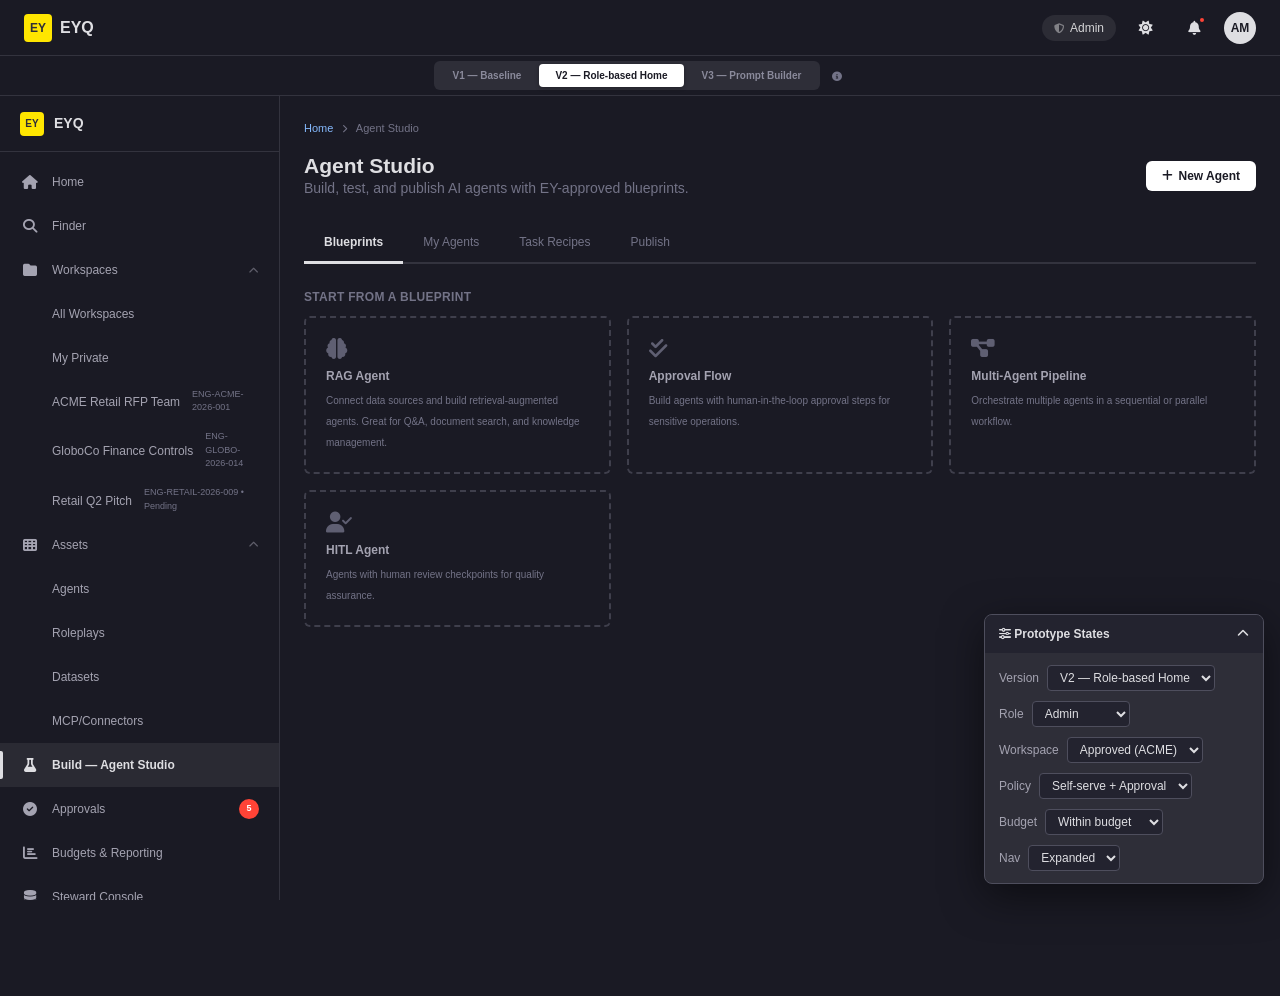
<file: agent-studio.html>
<!DOCTYPE html>
<html lang="en">
<head>
  <meta charset="UTF-8">
  <meta name="viewport" content="width=device-width, initial-scale=1.0">
  <title>EYQ — Agent Studio</title>
  <link rel="stylesheet" href="styles.css">
  <link rel="stylesheet" href="https://cdnjs.cloudflare.com/ajax/libs/font-awesome/6.5.1/css/all.min.css">
</head>
<body class="motif-theme-dark">

<header class="top-bar">
  <div class="top-bar-left"><a href="index.html" class="logo"><span class="logo-mark">EY</span> EYQ</a></div>
  <div class="top-bar-right"><span id="role-indicator" class="role-chip-bar" style="cursor:default"><i class="fas fa-shield-alt"></i> Admin</span><button class="notif-btn" id="theme-toggle-btn" onclick="toggleTheme()"><i class="fas fa-sun"></i></button><a href="approvals.html" class="notif-btn"><i class="fas fa-bell"></i><span class="notif-dot"></span></a><div class="avatar">AM</div></div>
</header>
<div class="version-bar">
  <div class="version-switcher-wrap" id="version-switcher"></div>
  <span class="version-desc"><i class="fas fa-info-circle"></i> <span id="version-desc-text"></span></span>
</div>
<nav class="left-nav" role="navigation"></nav>

<main class="app-content">
  <div id="banner-area"></div>
  <div class="page-container">
    <nav style="font-size:0.786rem;color:var(--ey-gray-500);margin-bottom:16px"><a href="index.html">Home</a> <i class="fas fa-chevron-right" style="font-size:0.6rem;margin:0 6px"></i> Agent Studio</nav>
    <div style="display:flex;align-items:center;justify-content:space-between;margin-bottom:24px">
      <div><h1 style="font-size:1.5rem">Agent Studio</h1><p class="text-muted">Build, test, and publish AI agents with EY-approved blueprints.</p></div>
      <button class="btn btn-primary" onclick="alert('Creating new agent...')"><i class="fas fa-plus"></i> New Agent</button>
    </div>

    <div class="tabs" style="margin-bottom:24px">
      <button class="tab active" onclick="switchStudioTab(this,'blueprints')">Blueprints</button>
      <button class="tab" onclick="switchStudioTab(this,'agents')">My Agents</button>
      <button class="tab" onclick="switchStudioTab(this,'recipes')">Task Recipes</button>
      <button class="tab" onclick="switchStudioTab(this,'publish')">Publish</button>
    </div>

    <!-- Blueprints -->
    <div class="tab-content active" id="tab-blueprints">
      <div class="section-sub">Start from a blueprint</div>
      <div style="display:grid;grid-template-columns:repeat(auto-fill,minmax(240px,1fr));gap:16px;margin-bottom:24px">
        <div class="blueprint-card" style="text-align:left;padding:20px" onclick="alert('Opening RAG Agent builder...')">
          <i class="fas fa-brain" style="margin-bottom:8px;font-size:1.5rem"></i>
          <p style="font-weight:600;margin-bottom:4px">RAG Agent</p>
          <span class="text-xs text-muted">Connect data sources and build retrieval-augmented agents. Great for Q&A, document search, and knowledge management.</span>
        </div>
        <div class="blueprint-card" style="text-align:left;padding:20px" onclick="alert('Opening Approval Flow builder...')">
          <i class="fas fa-check-double" style="margin-bottom:8px;font-size:1.5rem"></i>
          <p style="font-weight:600;margin-bottom:4px">Approval Flow</p>
          <span class="text-xs text-muted">Build agents with human-in-the-loop approval steps for sensitive operations.</span>
        </div>
        <div class="blueprint-card" style="text-align:left;padding:20px" onclick="alert('Opening Multi-Agent builder...')">
          <i class="fas fa-project-diagram" style="margin-bottom:8px;font-size:1.5rem"></i>
          <p style="font-weight:600;margin-bottom:4px">Multi-Agent Pipeline</p>
          <span class="text-xs text-muted">Orchestrate multiple agents in a sequential or parallel workflow.</span>
        </div>
        <div class="blueprint-card" style="text-align:left;padding:20px" onclick="alert('Opening HITL Agent builder...')">
          <i class="fas fa-user-check" style="margin-bottom:8px;font-size:1.5rem"></i>
          <p style="font-weight:600;margin-bottom:4px">HITL Agent</p>
          <span class="text-xs text-muted">Agents with human review checkpoints for quality assurance.</span>
        </div>
      </div>
      <div id="studio-upsell" class="hidden" style="padding:14px;background:var(--badge-info-bg);border-radius:var(--radius-md);display:flex;align-items:center;gap:10px;font-size:0.857rem;color:var(--ey-blue)">
        <i class="fas fa-info-circle"></i><div style="flex:1"><strong>Some blueprints require paid connectors.</strong> Move to a Team Workspace for full access.</div>
        <button class="btn btn-sm btn-secondary" onclick="openWorkspaceModal()">Create Workspace</button>
      </div>
    </div>

    <!-- My Agents -->
    <div class="tab-content" id="tab-agents">
      <div style="display:flex;flex-direction:column;gap:12px">
        <div class="card" style="padding:16px">
          <div style="display:flex;align-items:center;justify-content:space-between">
            <div style="display:flex;align-items:center;gap:12px">
              <div class="asset-type-icon agent" style="width:40px;height:40px;font-size:1rem"><i class="fas fa-robot"></i></div>
              <div><div style="font-weight:600">Client Intake Agent</div><div class="text-xs text-muted">Draft &bull; Last edited 2 days ago &bull; RAG blueprint</div></div>
            </div>
            <div style="display:flex;align-items:center;gap:8px">
              <span class="chip chip-orange">Draft</span>
              <button class="btn btn-sm btn-primary" onclick="alert('Resuming build...')">Resume Build</button>
              <button class="btn btn-sm btn-ghost"><i class="fas fa-ellipsis-v"></i></button>
            </div>
          </div>
        </div>
        <div class="card" style="padding:16px">
          <div style="display:flex;align-items:center;justify-content:space-between">
            <div style="display:flex;align-items:center;gap:12px">
              <div class="asset-type-icon agent" style="width:40px;height:40px;font-size:1rem"><i class="fas fa-robot"></i></div>
              <div><div style="font-weight:600">Compliance Checker v2</div><div class="text-xs text-muted">Testing &bull; Last edited 5 days ago &bull; Approval Flow blueprint</div></div>
            </div>
            <div style="display:flex;align-items:center;gap:8px">
              <span class="chip chip-blue">Testing</span>
              <button class="btn btn-sm btn-primary" onclick="alert('Resuming build...')">Resume Build</button>
              <button class="btn btn-sm btn-ghost"><i class="fas fa-ellipsis-v"></i></button>
            </div>
          </div>
        </div>
        <div class="card" style="padding:16px">
          <div style="display:flex;align-items:center;justify-content:space-between">
            <div style="display:flex;align-items:center;gap:12px">
              <div class="asset-type-icon agent" style="width:40px;height:40px;font-size:1rem"><i class="fas fa-robot"></i></div>
              <div><div style="font-weight:600">RFP Draft Agent (Fork)</div><div class="text-xs text-muted">Published &bull; Mar 1, 2026 &bull; RAG blueprint</div></div>
            </div>
            <div style="display:flex;align-items:center;gap:8px">
              <span class="chip chip-green">Published</span>
              <button class="btn btn-sm btn-secondary">View</button>
            </div>
          </div>
        </div>
      </div>
    </div>

    <!-- Task Recipes -->
    <div class="tab-content" id="tab-recipes">
      <p class="text-muted" style="margin-bottom:16px">Saved recipes from previous runs. Share to workspace or rerun with new inputs.</p>
      <div style="display:flex;flex-direction:column;gap:12px">
        <div class="card" style="padding:16px">
          <div style="display:flex;align-items:center;justify-content:space-between">
            <div style="display:flex;align-items:center;gap:12px">
              <div class="asset-type-icon agent" style="width:36px;height:36px"><i class="fas fa-robot"></i></div>
              <div><div style="font-weight:600;font-size:0.857rem">Retail RFP Draft - Q2 Template</div><div class="text-xs text-muted">From RFP Draft Agent &bull; Saved 3 days ago &bull; ACME Retail RFP Team</div></div>
            </div>
            <div style="display:flex;gap:6px">
              <button class="btn btn-sm btn-primary" onclick="handleRun('rfp-draft')"><i class="fas fa-play"></i> Rerun</button>
              <button class="btn btn-sm btn-secondary"><i class="fas fa-share"></i> Share</button>
            </div>
          </div>
        </div>
        <div class="card" style="padding:16px">
          <div style="display:flex;align-items:center;justify-content:space-between">
            <div style="display:flex;align-items:center;gap:12px">
              <div class="asset-type-icon agent" style="width:36px;height:36px"><i class="fas fa-robot"></i></div>
              <div><div style="font-weight:600;font-size:0.857rem">Policy Compliance Check - EU Regulations</div><div class="text-xs text-muted">From Policy Q&A Agent &bull; Saved 1 week ago &bull; My Private</div></div>
            </div>
            <div style="display:flex;gap:6px">
              <button class="btn btn-sm btn-primary" onclick="handleRun('policy-qa')"><i class="fas fa-play"></i> Rerun</button>
              <button class="btn btn-sm btn-secondary"><i class="fas fa-share"></i> Share</button>
            </div>
          </div>
        </div>
      </div>
    </div>

    <!-- Publish -->
    <div class="tab-content" id="tab-publish">
      <h3 style="margin-bottom:16px">Publication Readiness</h3>
      <div class="card" style="padding:20px;margin-bottom:16px">
        <div style="display:flex;align-items:start;gap:20px">
          <div style="flex:1">
            <h3 style="margin-bottom:4px">Client Intake Agent v1.0</h3>
            <p class="text-sm text-muted" style="margin-bottom:16px">Ready for marketplace publication review.</p>
            <div class="readiness-score" style="border:none;padding:0">
              <div class="readiness-ring" style="background:conic-gradient(var(--ey-green) 0% 72%, var(--card-border) 72% 100%)"><span style="background:var(--card-bg);width:48px;height:48px;border-radius:50%;display:flex;align-items:center;justify-content:center">72%</span></div>
              <div class="readiness-items">
                <div class="readiness-item"><i class="fas fa-check-circle"></i> Security scan passed</div>
                <div class="readiness-item"><i class="fas fa-check-circle"></i> Metadata complete (name, description, tags, type)</div>
                <div class="readiness-item"><i class="fas fa-exclamation-circle"></i> Evaluation coverage: 68% (target 80%)</div>
                <div class="readiness-item"><i class="fas fa-times-circle"></i> Missing: output schema documentation</div>
              </div>
            </div>
          </div>
          <div style="display:flex;flex-direction:column;gap:8px">
            <button class="btn btn-primary" disabled><i class="fas fa-globe"></i> Submit for Review</button>
            <p class="text-xs text-muted">Fix remaining items to enable submission.</p>
          </div>
        </div>
      </div>
      <div class="card" style="padding:20px">
        <h3 style="margin-bottom:12px">Readiness Checklist</h3>
        <div style="display:flex;flex-direction:column;gap:10px">
          <div style="display:flex;align-items:center;gap:10px;padding:10px;background:var(--badge-success-bg);border-radius:var(--radius-md)"><i class="fas fa-check-circle" style="color:var(--ey-green)"></i><div><div style="font-weight:600;font-size:0.857rem;color:var(--ey-green)">Security Scan</div><p class="text-xs">Passed. No vulnerabilities detected. Last scan: Mar 7, 2026.</p></div></div>
          <div style="display:flex;align-items:center;gap:10px;padding:10px;background:var(--badge-success-bg);border-radius:var(--radius-md)"><i class="fas fa-check-circle" style="color:var(--ey-green)"></i><div><div style="font-weight:600;font-size:0.857rem;color:var(--ey-green)">Metadata Completeness</div><p class="text-xs">All required fields populated: name, description, type, risk tier, tags.</p></div></div>
          <div style="display:flex;align-items:center;gap:10px;padding:10px;background:var(--badge-warning-bg);border-radius:var(--radius-md)"><i class="fas fa-exclamation-circle" style="color:var(--ey-orange)"></i><div><div style="font-weight:600;font-size:0.857rem;color:var(--ey-orange)">Evaluation Coverage</div><p class="text-xs">68% of test cases passing. Target: 80%. Add 4 more test cases for edge scenarios.</p></div></div>
          <div style="display:flex;align-items:center;gap:10px;padding:10px;background:var(--badge-error-bg);border-radius:var(--radius-md)"><i class="fas fa-times-circle" style="color:var(--ey-red)"></i><div><div style="font-weight:600;font-size:0.857rem;color:var(--ey-red)">Output Schema</div><p class="text-xs">Output schema documentation is required for marketplace listing. <a href="#">Add schema</a></p></div></div>
        </div>
      </div>
    </div>
  </div>
</main>

<div class="modal-overlay" id="ws-create-modal"><div class="modal"><div class="modal-header"><h2>Create Team Workspace</h2><button class="modal-close" onclick="closeModal('ws-create-modal')">&times;</button></div><div class="stepper"><div class="step active"><span class="step-num">1</span> Basics</div><div class="step-connector"></div><div class="step"><span class="step-num">2</span> Engagement Code</div><div class="step-connector"></div><div class="step"><span class="step-num">3</span> Members & Assets</div><div class="step-connector"></div><div class="step"><span class="step-num">4</span> Budgets & Policies</div></div><div class="modal-body" id="ws-create-body"></div><div class="modal-footer" id="ws-create-footer"></div></div></div>
<div class="run-panel-overlay" id="run-panel" onclick="if(event.target===this)closeModal('run-panel')"><div class="run-panel"><div class="run-panel-header"><h3>Run Asset</h3><button class="modal-close" onclick="closeModal('run-panel')">&times;</button></div><div class="run-panel-body" id="run-panel-body"></div><div class="run-panel-footer" id="run-panel-footer"></div></div></div>
<div class="state-switcher"><div class="state-switcher-header" onclick="toggleStateSwitcher()"><span><i class="fas fa-sliders-h"></i> Prototype States</span><i class="fas fa-chevron-up"></i></div><div class="state-switcher-body"></div></div>

<script src="app.js"></script>
<script>
function switchStudioTab(btn, id) {
  $$('.tab').forEach(t => t.classList.remove('active'));
  btn.classList.add('active');
  $$('.tab-content').forEach(t => t.classList.remove('active'));
  $(`#tab-${id}`)?.classList.add('active');
}
function updatePageUI() {
  if (!isInTeamWorkspace()) show($('#studio-upsell'));
  else hide($('#studio-upsell'));
}
</script>
</body>
</html>
</file>
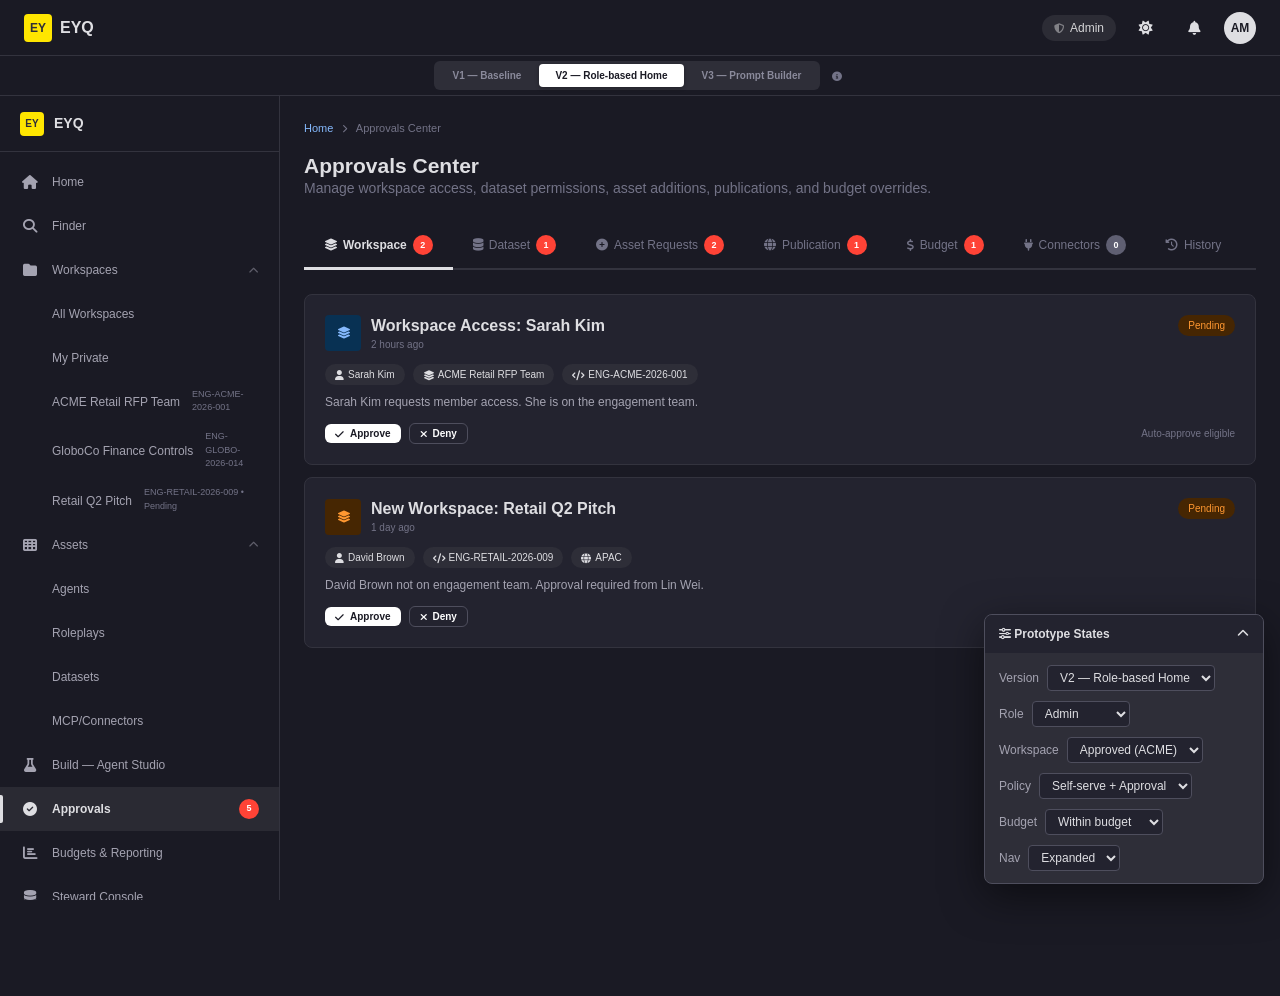
<file: approvals.html>
<!DOCTYPE html>
<html lang="en">
<head>
  <meta charset="UTF-8">
  <meta name="viewport" content="width=device-width, initial-scale=1.0">
  <title>EYQ — Approvals Center</title>
  <link rel="stylesheet" href="styles.css">
  <link rel="stylesheet" href="https://cdnjs.cloudflare.com/ajax/libs/font-awesome/6.5.1/css/all.min.css">
</head>
<body class="motif-theme-dark">

<header class="top-bar">
  <div class="top-bar-left"><a href="index.html" class="logo"><span class="logo-mark">EY</span> EYQ</a></div>
  <div class="top-bar-right">
    <span id="role-indicator" class="role-chip-bar" style="cursor:default"><i class="fas fa-shield-alt"></i> Admin</span>
    <button class="notif-btn" id="theme-toggle-btn" onclick="toggleTheme()"><i class="fas fa-sun"></i></button>
    <button class="notif-btn" style="color:var(--text-primary)"><i class="fas fa-bell"></i></button>
    <div class="avatar">AM</div>
  </div>
</header>
<div class="version-bar">
  <div class="version-switcher-wrap" id="version-switcher"></div>
  <span class="version-desc"><i class="fas fa-info-circle"></i> <span id="version-desc-text"></span></span>
</div>
<nav class="left-nav" role="navigation"></nav>

<main class="app-content">
  <div id="banner-area"></div>
  <div class="page-container">
    <nav style="font-size:0.786rem;color:var(--ey-gray-500);margin-bottom:16px"><a href="index.html">Home</a> <i class="fas fa-chevron-right" style="font-size:0.6rem;margin:0 6px"></i> Approvals Center</nav>
    <div style="margin-bottom:24px"><h1 style="font-size:1.5rem">Approvals Center</h1><p class="text-muted">Manage workspace access, dataset permissions, asset additions, publications, and budget overrides.</p></div>

    <div class="tabs" style="margin-bottom:24px">
      <button class="tab active" onclick="switchTab(this,'workspace')"><i class="fas fa-layer-group"></i> Workspace <span class="tab-badge">2</span></button>
      <button class="tab" onclick="switchTab(this,'dataset')"><i class="fas fa-database"></i> Dataset <span class="tab-badge">1</span></button>
      <button class="tab" onclick="switchTab(this,'asset-add')"><i class="fas fa-plus-circle"></i> Asset Requests <span class="tab-badge">2</span></button>
      <button class="tab" onclick="switchTab(this,'publication')"><i class="fas fa-globe"></i> Publication <span class="tab-badge">1</span></button>
      <button class="tab" onclick="switchTab(this,'budget')"><i class="fas fa-dollar-sign"></i> Budget <span class="tab-badge">1</span></button>
      <button class="tab" onclick="switchTab(this,'connector')"><i class="fas fa-plug"></i> Connectors <span class="tab-badge" style="background:var(--ey-gray-400)">0</span></button>
      <button class="tab" onclick="switchTab(this,'history')"><i class="fas fa-history"></i> History</button>
    </div>

    <!-- Workspace -->
    <div class="tab-content active" id="tab-workspace">
      <div class="approval-card">
        <div class="approval-card-header"><div style="display:flex;align-items:center;gap:10px"><div class="approval-icon access" style="width:36px;height:36px"><i class="fas fa-layer-group"></i></div><div><h3>Workspace Access: Sarah Kim</h3><div class="text-xs text-muted">2 hours ago</div></div></div><span class="chip chip-orange">Pending</span></div>
        <div class="approval-card-meta"><span class="chip chip-default"><i class="fas fa-user"></i> Sarah Kim</span><span class="chip chip-default"><i class="fas fa-layer-group"></i> ACME Retail RFP Team</span><span class="chip chip-default"><i class="fas fa-code"></i> ENG-ACME-2026-001</span></div>
        <div class="approval-card-body">Sarah Kim requests member access. She is on the engagement team.</div>
        <div class="approval-card-actions"><button class="btn btn-primary btn-sm" onclick="handleApproval(this,'approved')"><i class="fas fa-check"></i> Approve</button><button class="btn btn-secondary btn-sm" onclick="handleApproval(this,'denied')"><i class="fas fa-times"></i> Deny</button><span class="text-xs text-muted" style="margin-left:auto">Auto-approve eligible</span></div>
      </div>
      <div class="approval-card">
        <div class="approval-card-header"><div style="display:flex;align-items:center;gap:10px"><div class="approval-icon" style="width:36px;height:36px;background:var(--badge-warning-bg);color:var(--ey-orange)"><i class="fas fa-layer-group"></i></div><div><h3>New Workspace: Retail Q2 Pitch</h3><div class="text-xs text-muted">1 day ago</div></div></div><span class="chip chip-orange">Pending</span></div>
        <div class="approval-card-meta"><span class="chip chip-default"><i class="fas fa-user"></i> David Brown</span><span class="chip chip-default"><i class="fas fa-code"></i> ENG-RETAIL-2026-009</span><span class="chip chip-default"><i class="fas fa-globe"></i> APAC</span></div>
        <div class="approval-card-body">David Brown not on engagement team. Approval required from Lin Wei.</div>
        <div class="approval-card-actions"><button class="btn btn-primary btn-sm" onclick="handleApproval(this,'approved')"><i class="fas fa-check"></i> Approve</button><button class="btn btn-secondary btn-sm" onclick="handleApproval(this,'denied')"><i class="fas fa-times"></i> Deny</button></div>
      </div>
    </div>

    <!-- Dataset -->
    <div class="tab-content" id="tab-dataset">
      <div class="approval-card">
        <div class="approval-card-header"><div style="display:flex;align-items:center;gap:10px"><div class="approval-icon dataset" style="width:36px;height:36px"><i class="fas fa-database"></i></div><div><h3>Dataset: EY Credentials Repository</h3><div class="text-xs text-muted">1 day ago</div></div></div><div style="display:flex;gap:6px"><span class="chip chip-green" style="font-size:9px">Fast-Lane Eligible</span><span class="chip chip-orange">Pending</span></div></div>
        <div class="approval-card-meta"><span class="chip chip-default"><i class="fas fa-user"></i> Alex Morgan</span><span class="chip chip-default"><i class="fas fa-layer-group"></i> GloboCo Finance Controls</span><span class="chip chip-default"><i class="fas fa-shield-alt"></i> Medium Risk</span></div>
        <div class="approval-card-body">Request for EY Credentials Repository. RLS by engagement. Fast-Lane auto-approve eligible (low-risk within quota). Steward ETA: 4 hours.</div>
        <div class="approval-card-actions"><button class="btn btn-primary btn-sm" onclick="handleApproval(this,'approved')"><i class="fas fa-check"></i> Approve</button><button class="btn btn-secondary btn-sm" onclick="handleApproval(this,'denied')"><i class="fas fa-times"></i> Deny</button></div>
      </div>
    </div>

    <!-- Asset Add Requests (NEW) -->
    <div class="tab-content" id="tab-asset-add">
      <div class="approval-card">
        <div class="approval-card-header"><div style="display:flex;align-items:center;gap:10px"><div class="approval-icon" style="width:36px;height:36px;background:var(--ey-purple-light);color:var(--ey-purple)"><i class="fas fa-robot"></i></div><div><h3>Add: RFP Draft Agent &rarr; GloboCo Finance</h3><div class="text-xs text-muted">3 hours ago</div></div></div><span class="chip chip-orange">Pending</span></div>
        <div class="approval-card-meta"><span class="chip chip-default"><i class="fas fa-user"></i> David Brown (Contributor)</span><span class="chip chip-default"><i class="fas fa-layer-group"></i> GloboCo Finance Controls</span><span class="badge badge-estimated">Est: $2.40/run</span></div>
        <div class="approval-card-body">Contributor David Brown requests adding RFP Draft Agent to GloboCo Finance Controls workspace. This is a paid asset (Est. $2.40/run).</div>
        <div class="approval-card-actions"><button class="btn btn-primary btn-sm" onclick="handleApproval(this,'approved')"><i class="fas fa-check"></i> Approve & Add</button><button class="btn btn-secondary btn-sm" onclick="handleApproval(this,'denied')"><i class="fas fa-times"></i> Deny</button></div>
      </div>
      <div class="approval-card">
        <div class="approval-card-header"><div style="display:flex;align-items:center;gap:10px"><div class="approval-icon" style="width:36px;height:36px;background:var(--badge-warning-bg);color:var(--ey-orange)"><i class="fas fa-comments"></i></div><div><h3>Add: Controls Walkthrough RP &rarr; ACME Retail</h3><div class="text-xs text-muted">1 day ago</div></div></div><span class="chip chip-orange">Pending</span></div>
        <div class="approval-card-meta"><span class="chip chip-default"><i class="fas fa-user"></i> Raj Patel (Contributor)</span><span class="chip chip-default"><i class="fas fa-layer-group"></i> ACME Retail RFP Team</span><span class="badge badge-estimated">Est: $1.60/run</span></div>
        <div class="approval-card-body">Contributor Raj Patel requests adding Controls Walkthrough Roleplay. Requires Medium-risk context.</div>
        <div class="approval-card-actions"><button class="btn btn-primary btn-sm" onclick="handleApproval(this,'approved')"><i class="fas fa-check"></i> Approve & Add</button><button class="btn btn-secondary btn-sm" onclick="handleApproval(this,'denied')"><i class="fas fa-times"></i> Deny</button></div>
      </div>
    </div>

    <!-- Publication -->
    <div class="tab-content" id="tab-publication">
      <div class="approval-card">
        <div class="approval-card-header"><div style="display:flex;align-items:center;gap:10px"><div class="approval-icon" style="width:36px;height:36px;background:var(--badge-success-bg);color:var(--ey-green)"><i class="fas fa-globe"></i></div><div><h3>Publish: Client Intake Agent v1.0</h3><div class="text-xs text-muted">3 days ago</div></div></div><span class="chip chip-orange">Pending</span></div>
        <div class="approval-card-meta"><span class="chip chip-default"><i class="fas fa-user"></i> Jane Patel</span><span class="chip chip-default"><i class="fas fa-robot"></i> Client Intake Agent</span></div>
        <div class="readiness-score" style="margin-bottom:12px">
          <div class="readiness-ring" style="background:conic-gradient(var(--ey-green) 0% 85%, var(--card-border) 85% 100%);width:48px;height:48px;font-size:0.857rem"><span style="background:var(--card-bg);width:36px;height:36px;border-radius:50%;display:flex;align-items:center;justify-content:center">85%</span></div>
          <div class="readiness-items"><div class="readiness-item"><i class="fas fa-check-circle"></i> Security scan</div><div class="readiness-item"><i class="fas fa-check-circle"></i> Eval 87%</div><div class="readiness-item"><i class="fas fa-check-circle"></i> Metadata complete</div></div>
        </div>
        <div class="approval-card-actions"><button class="btn btn-primary btn-sm" onclick="handleApproval(this,'approved')"><i class="fas fa-check"></i> Approve & Publish</button><button class="btn btn-secondary btn-sm" onclick="handleApproval(this,'denied')"><i class="fas fa-times"></i> Deny</button></div>
      </div>
    </div>

    <!-- Budget -->
    <div class="tab-content" id="tab-budget">
      <div class="approval-card">
        <div class="approval-card-header"><div style="display:flex;align-items:center;gap:10px"><div class="approval-icon budget" style="width:36px;height:36px"><i class="fas fa-dollar-sign"></i></div><div><h3>Budget Override: GloboCo Finance</h3><div class="text-xs text-muted">3 hours ago</div></div></div><span class="chip chip-orange">Pending</span></div>
        <div style="display:flex;gap:12px;padding:12px;background:var(--chip-bg);border-radius:var(--radius-md);margin-bottom:12px">
          <div><label style="font-size:0.714rem;font-weight:600;color:var(--ey-gray-500);text-transform:uppercase">Current</label><div style="font-weight:600">$40,000</div></div>
          <div><i class="fas fa-arrow-right" style="color:var(--ey-gray-400);margin-top:18px"></i></div>
          <div><label style="font-size:0.714rem;font-weight:600;color:var(--ey-gray-500);text-transform:uppercase">Requested</label><div style="font-weight:600;color:var(--ey-blue)">$50,000</div></div>
        </div>
        <div class="approval-card-actions"><button class="btn btn-primary btn-sm" onclick="handleApproval(this,'approved')"><i class="fas fa-check"></i> Approve Override</button><button class="btn btn-secondary btn-sm" onclick="handleApproval(this,'denied')"><i class="fas fa-times"></i> Deny</button></div>
      </div>
    </div>

    <!-- Connectors -->
    <div class="tab-content" id="tab-connector"><div style="text-align:center;padding:40px;color:var(--ey-gray-500)"><i class="fas fa-plug" style="font-size:2rem;margin-bottom:12px"></i><h3>No pending connector requests</h3></div></div>

    <!-- History -->
    <div class="tab-content" id="tab-history">
      <div class="card" style="padding:20px">
        <div class="history-item"><div class="history-dot approved"></div><div style="flex:1"><div style="display:flex;align-items:center;justify-content:space-between"><div style="font-weight:600;font-size:0.857rem">Workspace: Raj Patel to ACME</div><span class="chip chip-green">Approved</span></div><div class="text-xs text-muted">Jane Patel &bull; Mar 7, 2026 &bull; Auto-approved</div></div></div>
        <div class="history-item"><div class="history-dot approved"></div><div style="flex:1"><div style="display:flex;align-items:center;justify-content:space-between"><div style="font-weight:600;font-size:0.857rem">Asset add: Policy Q&A → ACME</div><span class="chip chip-green">Approved</span></div><div class="text-xs text-muted">Alex Morgan &bull; Mar 6, 2026</div></div></div>
        <div class="history-item"><div class="history-dot denied"></div><div style="flex:1"><div style="display:flex;align-items:center;justify-content:space-between"><div style="font-weight:600;font-size:0.857rem">Budget Override: ACME ($25k→$35k)</div><span class="chip chip-red">Denied</span></div><div class="text-xs text-muted">Jane Patel &bull; Mar 3, 2026 &bull; Current budget sufficient</div></div></div>
        <div class="history-item"><div class="history-dot approved"></div><div style="flex:1"><div style="display:flex;align-items:center;justify-content:space-between"><div style="font-weight:600;font-size:0.857rem">Publication: Policy Q&A Agent v3.0</div><span class="chip chip-green">Approved</span></div><div class="text-xs text-muted">Platform Admin &bull; Feb 28, 2026</div></div></div>
      </div>
    </div>
  </div>
</main>

<div class="modal-overlay" id="ws-create-modal"><div class="modal"><div class="modal-header"><h2>Create Team Workspace</h2><button class="modal-close" onclick="closeModal('ws-create-modal')">&times;</button></div><div class="stepper"><div class="step active"><span class="step-num">1</span> Basics</div><div class="step-connector"></div><div class="step"><span class="step-num">2</span> Engagement Code</div><div class="step-connector"></div><div class="step"><span class="step-num">3</span> Members & Assets</div><div class="step-connector"></div><div class="step"><span class="step-num">4</span> Budgets & Policies</div></div><div class="modal-body" id="ws-create-body"></div><div class="modal-footer" id="ws-create-footer"></div></div></div>
<div class="state-switcher"><div class="state-switcher-header" onclick="toggleStateSwitcher()"><span><i class="fas fa-sliders-h"></i> Prototype States</span><i class="fas fa-chevron-up"></i></div><div class="state-switcher-body"></div></div>

<script src="app.js"></script>
<script>
function switchTab(btn, id) {
  $$('.tab').forEach(t => t.classList.remove('active'));
  btn.classList.add('active');
  $$('.tab-content').forEach(t => t.classList.remove('active'));
  $(`#tab-${id}`)?.classList.add('active');
}
function handleApproval(btn, action) {
  const card = btn.closest('.approval-card');
  const chip = card.querySelector('.chip-orange');
  if (action === 'approved') {
    if (chip) { chip.className = 'chip chip-green'; chip.textContent = 'Approved'; }
    card.querySelector('.approval-card-actions').innerHTML = '<span class="chip chip-green"><i class="fas fa-check"></i> Approved</span><span class="text-xs text-muted">Just now</span>';
  } else {
    if (chip) { chip.className = 'chip chip-red'; chip.textContent = 'Denied'; }
    card.querySelector('.approval-card-actions').innerHTML = '<span class="chip chip-red"><i class="fas fa-times"></i> Denied</span>';
  }
}
function updatePageUI() {}
</script>
</body>
</html>
</file>
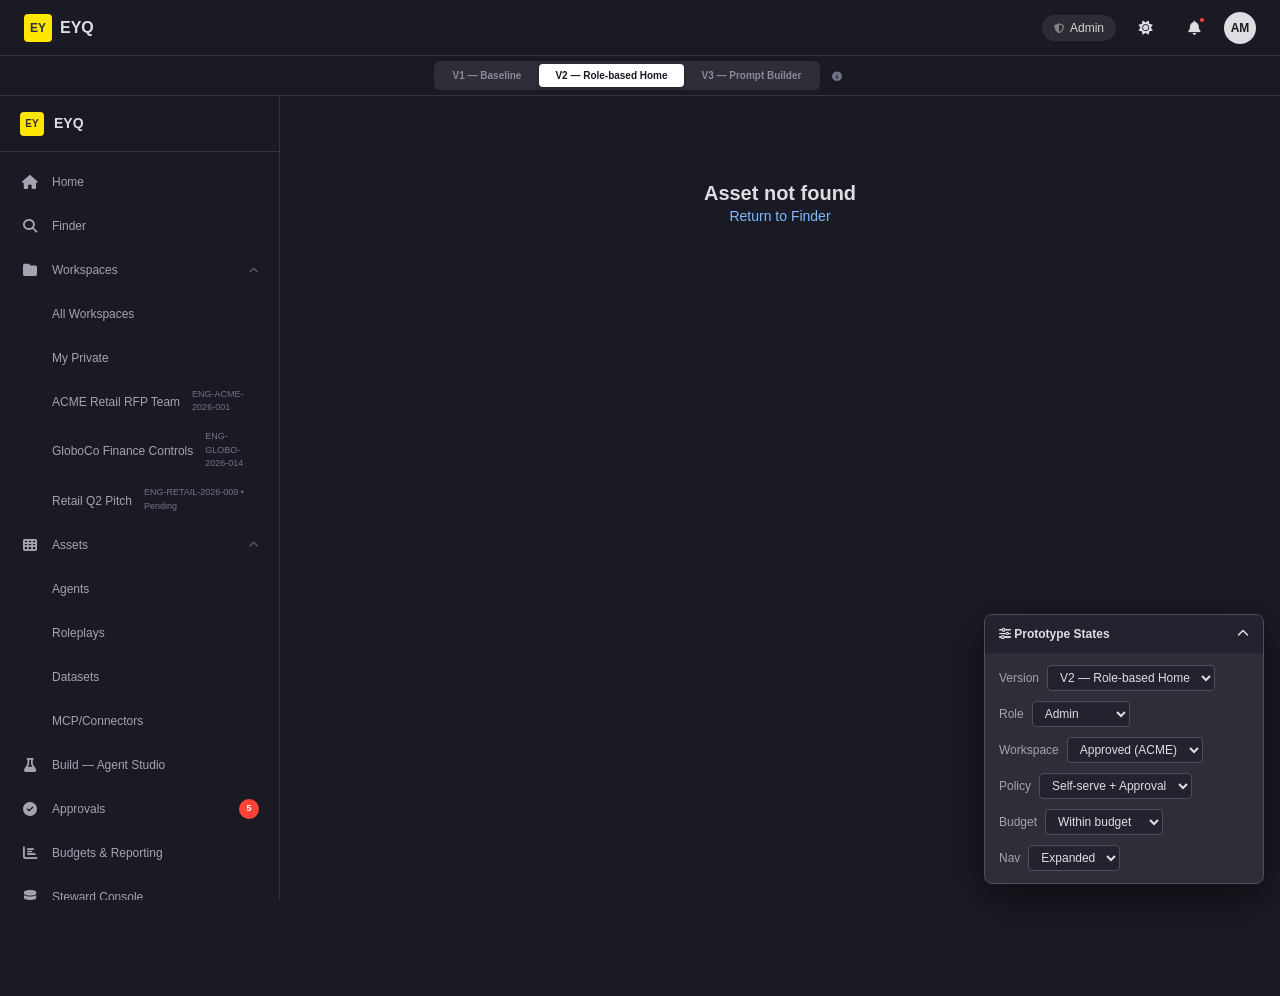
<file: asset-detail.html>
<!DOCTYPE html>
<html lang="en">
<head>
  <meta charset="UTF-8">
  <meta name="viewport" content="width=device-width, initial-scale=1.0">
  <title>EYQ — Asset Detail</title>
  <link rel="stylesheet" href="styles.css">
  <link rel="stylesheet" href="https://cdnjs.cloudflare.com/ajax/libs/font-awesome/6.5.1/css/all.min.css">
</head>
<body class="motif-theme-dark">

<header class="top-bar">
  <div class="top-bar-left"><a href="index.html" class="logo"><span class="logo-mark">EY</span> EYQ</a></div>
  <div class="top-bar-right"><span id="role-indicator" class="role-chip-bar" style="cursor:default"><i class="fas fa-shield-alt"></i> Admin</span><button class="notif-btn" id="theme-toggle-btn" onclick="toggleTheme()"><i class="fas fa-sun"></i></button><a href="approvals.html" class="notif-btn"><i class="fas fa-bell"></i><span class="notif-dot"></span></a><div class="avatar">AM</div></div>
</header>
<div class="version-bar">
  <div class="version-switcher-wrap" id="version-switcher"></div>
  <span class="version-desc"><i class="fas fa-info-circle"></i> <span id="version-desc-text"></span></span>
</div>
<nav class="left-nav" role="navigation"></nav>

<main class="app-content">
  <div id="banner-area"></div>
  <div class="page-container">
    <nav style="font-size:0.786rem;color:var(--ey-gray-500);margin-bottom:16px">
      <a href="index.html">Home</a> <i class="fas fa-chevron-right" style="font-size:0.6rem;margin:0 6px"></i>
      <a href="finder.html">Finder</a> <i class="fas fa-chevron-right" style="font-size:0.6rem;margin:0 6px"></i>
      <span id="breadcrumb-name">Asset</span>
    </nav>

    <!-- Hero -->
    <div class="card" style="padding:24px;margin-bottom:24px">
      <div style="display:flex;align-items:start;justify-content:space-between;gap:24px;flex-wrap:wrap">
        <div style="flex:1;min-width:300px">
          <div style="display:flex;align-items:center;gap:12px;margin-bottom:12px">
            <div class="asset-type-icon" id="hero-icon" style="width:48px;height:48px;font-size:1.2rem"></div>
            <div><h1 style="font-size:1.5rem" id="hero-name"></h1><div id="hero-meta" style="display:flex;align-items:center;gap:8px;margin-top:4px;flex-wrap:wrap"></div></div>
          </div>
          <p id="hero-desc" style="margin-bottom:12px"></p>
          <div id="hero-rating" style="display:flex;align-items:center;gap:12px"></div>
        </div>
        <div style="display:flex;flex-direction:column;gap:8px;min-width:200px">
          <button class="btn btn-primary btn-lg w-full" style="justify-content:center" id="hero-add-btn"><i class="fas fa-plus"></i> Add to Workspace</button>
          <button class="btn btn-ghost w-full hidden" style="justify-content:center" id="hero-access-btn"><i class="fas fa-key"></i> Request Access</button>
          <div id="hero-fav-btn" style="text-align:center;margin-top:4px"></div>
        </div>
      </div>
    </div>

    <!-- Tabs -->
    <div class="tabs" style="margin-bottom:24px">
      <button class="tab active" onclick="switchTab(this,'overview')">Overview</button>
      <button class="tab" onclick="switchTab(this,'io')">Inputs / Outputs</button>
      <button class="tab" onclick="switchTab(this,'governance')">Governance & Risk</button>
      <button class="tab disabled-tab" title="Per-asset pricing coming soon">Pricing</button>
      <button class="tab" onclick="switchTab(this,'changelog')">Changelog</button>
    </div>

    <div class="tab-content active" id="tab-overview"><div id="overview-content"></div></div>
    <div class="tab-content" id="tab-io"><div id="io-content"></div></div>
    <div class="tab-content" id="tab-governance"><div id="gov-content"></div></div>
    <div class="tab-content" id="tab-changelog"><div id="changelog-content"></div></div>
  </div>
</main>

<div class="modal-overlay" id="ws-create-modal"><div class="modal"><div class="modal-header"><h2>Create Team Workspace</h2><button class="modal-close" onclick="closeModal('ws-create-modal')">&times;</button></div><div class="stepper"><div class="step active"><span class="step-num">1</span> Basics</div><div class="step-connector"></div><div class="step"><span class="step-num">2</span> Engagement Code</div><div class="step-connector"></div><div class="step"><span class="step-num">3</span> Members & Assets</div><div class="step-connector"></div><div class="step"><span class="step-num">4</span> Budgets & Policies</div></div><div class="modal-body" id="ws-create-body"></div><div class="modal-footer" id="ws-create-footer"></div></div></div>
<div class="run-panel-overlay" id="run-panel" onclick="if(event.target===this)closeModal('run-panel')"><div class="run-panel"><div class="run-panel-header"><h3>Run Asset</h3><button class="modal-close" onclick="closeModal('run-panel')">&times;</button></div><div class="run-panel-body" id="run-panel-body"></div><div class="run-panel-footer" id="run-panel-footer"></div></div></div>
<div class="state-switcher"><div class="state-switcher-header" onclick="toggleStateSwitcher()"><span><i class="fas fa-sliders-h"></i> Prototype States</span><i class="fas fa-chevron-up"></i></div><div class="state-switcher-body"></div></div>

<script src="app.js"></script>
<script>
const DETAIL = {
  'rfp-draft': { about: 'Generates proposal drafts using EY RFP templates (v7) and credentials repository. Incorporates service line expertise and client-specific requirements.', inputs: ['Client brief or RFP document (PDF/DOCX)', 'Service line context', 'Credentials filter', 'Tone preferences'], outputs: ['Draft proposal (DOCX)', 'Executive summary', 'Credentials appendix'], datasets: ['EY Credentials Repository (Required)'], exports: ['EY SharePoint (Approved)', 'Email to EY (Approved)', 'External (Blocked)'], riskDetails: 'Low risk. Internal templates, masked credentials. No PII.', dataReqs: 'Requires EY Credentials Repository with RLS by engagement.', compliance: 'Compliant with document retention. Watermarked as draft.', changelog: [{v:'v2.3',d:'Mar 1, 2026',t:'Multi-language support for EU'},{v:'v2.2',d:'Feb 15, 2026',t:'Improved credentials matching'},{v:'v2.0',d:'Jan 10, 2026',t:'RFP v7 template support'}] },
  'controls-packager': { about: 'Automates assembly of walkthrough notes and artifacts into evidence packs per Controls Walkthrough v3.', inputs: ['Walkthrough notes', 'Control descriptions', 'Supporting artifacts'], outputs: ['Evidence pack (PDF)', 'Completeness score', 'Gap analysis'], datasets: ['Policy & Methodology Library'], exports: ['SharePoint (Approved)', 'Engagement archive (Approved)'], riskDetails: 'Medium risk. Engagement-specific control documentation.', dataReqs: 'Requires Policy & Methodology Library access.', compliance: 'Compliant with audit evidence standards.', changelog: [{v:'v1.4',d:'Feb 20, 2026',t:'APAC regulatory templates'},{v:'v1.3',d:'Feb 5, 2026',t:'Improved scoring'}] },
  'policy-qa': { about: 'Instant answers to EY internal policy questions, grounded in the official Policy & Methodology Library.', inputs: ['Policy question (natural language)', 'Optional area filter'], outputs: ['Answer with citations', 'Policy excerpts', 'Related policies'], datasets: ['Policy Library (Built-in)'], exports: ['Copy to clipboard', 'SharePoint'], riskDetails: 'Low risk. Read-only policies. No sensitive data.', dataReqs: 'No additional access required.', compliance: 'Grounded in official docs. Not legal advice.', changelog: [{v:'v3.1',d:'Mar 5, 2026',t:'Q1 2026 policy updates'},{v:'v3.0',d:'Feb 1, 2026',t:'Improved retrieval model'}] },
  'client-pitch': { about: 'Practice stakeholder meetings with AI-simulated skeptical clients. Scoring per EY pitch rubric.', inputs: ['Pitch topic', 'Client profile', 'Difficulty level'], outputs: ['Real-time roleplay', 'Scorecard', 'Improvement suggestions'], datasets: [], exports: ['Scorecard to SharePoint'], riskDetails: 'Low risk. Synthetic scenarios only.', dataReqs: 'None required.', compliance: 'Scenarios updated quarterly.', changelog: [{v:'v2.0',d:'Feb 28, 2026',t:'Industry-specific scenarios'},{v:'v1.5',d:'Jan 20, 2026',t:'Improved rubric'}] },
  'controls-walkthrough': { about: 'Simulate control owner interviews with methodology-aligned scoring.', inputs: ['Control area', 'Interview style', 'Difficulty'], outputs: ['Interview simulation', 'Completeness score', 'Assessment'], datasets: ['Policy Library (Optional)'], exports: ['Report to SharePoint'], riskDetails: 'Medium risk. Methodology-specific scoring.', dataReqs: 'Optional Policy Library access.', compliance: 'Aligned to Controls Walkthrough v3.', changelog: [{v:'v1.2',d:'Mar 3, 2026',t:'IT general controls scenarios'}] },
  'credentials-repo': { about: 'Service line/sector credentials with masked identifiers and RLS by engagement.', inputs: ['Service line filter', 'Sector filter', 'Date range'], outputs: ['Credentials list', 'Formatted appendix'], datasets: [], exports: ['SharePoint (with RLS)'], riskDetails: 'Medium risk. Engagement-level data with masked IDs.', dataReqs: 'Approved Team Workspace + engagement code required.', compliance: 'Data retention policies. Annual review.', changelog: [{v:'2026-Q1',d:'Mar 1, 2026',t:'Q1 credentials refresh'}] },
  'policy-library': { about: 'Official EY policies and methods with sensitivity labels and legal hold.', inputs: ['Search query', 'Area filter'], outputs: ['Policy documents', 'Method guides'], datasets: [], exports: ['Read-only', 'Citations to SharePoint'], riskDetails: 'Low risk. Published official content.', dataReqs: 'Available without workspace for read-only.', compliance: 'Official source of truth. Version-controlled.', changelog: [{v:'2026.3',d:'Mar 1, 2026',t:'Monthly update'}] },
  'sharepoint': { about: 'EY-approved connector for SharePoint document retrieval/export within EY tenant.', inputs: ['SharePoint site URL', 'Document library', 'Filters'], outputs: ['Document content', 'File metadata'], datasets: [], exports: ['EY tenant only'], riskDetails: 'Low risk. Scoped to EY tenant. Audit logged.', dataReqs: 'No additional requirements.', compliance: 'Approved by IT Security.', changelog: [{v:'v3.0',d:'Feb 25, 2026',t:'SharePoint lists support'}] },
  'outlook': { about: 'EY-approved connector for Outlook email summarization within EY tenant.', inputs: ['Email thread', 'Scope', 'Preferences'], outputs: ['Summary', 'Action items', 'Follow-up draft'], datasets: [], exports: ['Within Outlook'], riskDetails: 'Low risk. User permissions only. Not persisted.', dataReqs: 'Uses existing Outlook permissions.', compliance: 'Approved by IT Security.', changelog: [{v:'v2.1',d:'Mar 2, 2026',t:'Meeting invite summarization'}] },
  'client-intake': { about: 'Automates new client onboarding questionnaires and initial risk assessment.', inputs: ['Client information', 'Industry', 'Engagement type'], outputs: ['Onboarding questionnaire', 'Risk assessment', 'Next steps'], datasets: [], exports: ['SharePoint'], riskDetails: 'Low risk. Template-based. No client PII stored.', dataReqs: 'None.', compliance: 'Aligned to client acceptance policies.', changelog: [{v:'v1.0',d:'Mar 7, 2026',t:'Initial release'}] },
  'teams-connector': { about: 'Meeting summaries and action items extraction from Microsoft Teams.', inputs: ['Meeting selection', 'Summary preferences'], outputs: ['Meeting summary', 'Action items'], datasets: [], exports: ['Teams/SharePoint'], riskDetails: 'Low risk. EY tenant scoped.', dataReqs: 'None.', compliance: 'Under review.', changelog: [{v:'v0.9',d:'Mar 5, 2026',t:'Beta release'}] }
};

let currentAsset = null;

function switchTab(btn, id) {
  if (btn.classList.contains('disabled-tab')) return;
  $$('.tab').forEach(t => t.classList.remove('active'));
  btn.classList.add('active');
  $$('.tab-content').forEach(t => t.classList.remove('active'));
  $(`#tab-${id}`)?.classList.add('active');
}

function updatePageUI() {
  const params = new URLSearchParams(window.location.search);
  const id = params.get('id');
  currentAsset = getAllAssets().find(a => a.id === id);
  if (!currentAsset) { $('.page-container').innerHTML = '<div style="text-align:center;padding:60px"><h2>Asset not found</h2><p><a href="finder.html">Return to Finder</a></p></div>'; return; }

  const a = currentAsset;
  const d = DETAIL[a.id] || {};
  const isPaid = a.pricing !== 'free';
  document.title = `EYQ — ${a.name}`;
  $('#breadcrumb-name').textContent = a.name;

  const icon = $('#hero-icon');
  icon.className = `asset-type-icon ${typeClass(a.type)}`;
  icon.style.cssText = 'width:48px;height:48px;font-size:1.2rem';
  icon.innerHTML = `<i class="fas ${typeIcon(a.type)}"></i>`;
  $('#hero-name').textContent = a.name;
  $('#hero-desc').textContent = a.desc;
  $('#hero-meta').innerHTML = `<span class="badge" style="background:var(--chip-bg);color:var(--ey-gray-600)">${a.type}</span>${riskBadge(a.risk)}${pricingBadge(a.pricing, a.cost)}${a.template ? `<span class="chip chip-default">${a.template}</span>` : ''}${requiresChip(a)}${govFitBadge(a.govFit)}`;
  $('#hero-rating').innerHTML = `${starRating(a.rating)} <span class="text-sm text-muted">(${a.reviews} reviews)</span>${a.teamUsed ? ' <span class="text-sm text-muted"><i class="fas fa-users"></i> Used by team</span>' : ''}`;

  const favIcon = isFavorite(a.id) ? 'fas fa-star' : 'far fa-star';
  $('#hero-fav-btn').innerHTML = `<button class="btn btn-ghost btn-sm" onclick="toggleFavorite('${a.id}')"><i class="${favIcon}" style="color:var(--text-primary)"></i> ${isFavorite(a.id)?'Unfavorite':'Favorite'}</button>`;

  const addBtn = $('#hero-add-btn');
  if (isAdmin()) {
    addBtn.innerHTML = '<i class="fas fa-plus"></i> Add to Workspace';
    addBtn.onclick = () => openAddToWorkspaceModal(a.id);
  } else {
    addBtn.innerHTML = '<i class="fas fa-paper-plane"></i> Request add to Workspace';
    addBtn.onclick = () => openRequestAddModal(a.id);
  }
  if (a.requiresDataset && !STATE.datasetApproved) show($('#hero-access-btn'));
  else hide($('#hero-access-btn'));
  $('#hero-access-btn').onclick = () => alert('Access request submitted. Low-risk datasets may be auto-approved (Fast-Lane).');

  // Overview
  const detailGrid = `<div style="display:grid;grid-template-columns:1fr 1fr;gap:16px">
    <div><label style="display:block;font-size:0.714rem;font-weight:600;color:var(--ey-gray-500);text-transform:uppercase;margin-bottom:4px">Type</label><span style="font-size:0.857rem">${a.type}</span></div>
    <div><label style="display:block;font-size:0.714rem;font-weight:600;color:var(--ey-gray-500);text-transform:uppercase;margin-bottom:4px">Risk</label><span style="font-size:0.857rem">${a.risk}</span></div>
    <div><label style="display:block;font-size:0.714rem;font-weight:600;color:var(--ey-gray-500);text-transform:uppercase;margin-bottom:4px">Pricing</label><span style="font-size:0.857rem">${a.cost}</span></div>
    <div><label style="display:block;font-size:0.714rem;font-weight:600;color:var(--ey-gray-500);text-transform:uppercase;margin-bottom:4px">Template</label><span style="font-size:0.857rem">${a.template || 'N/A'}</span></div>
    <div><label style="display:block;font-size:0.714rem;font-weight:600;color:var(--ey-gray-500);text-transform:uppercase;margin-bottom:4px">Requires Workspace</label><span style="font-size:0.857rem">${a.requiresWorkspace?'Yes':'No'}</span></div>
    <div><label style="display:block;font-size:0.714rem;font-weight:600;color:var(--ey-gray-500);text-transform:uppercase;margin-bottom:4px">Rating</label><span style="font-size:0.857rem">${a.rating}/5 (${a.reviews} reviews)</span></div>
  </div>`;
  const datasets = (d.datasets||[]).length ? `<div class="card" style="padding:16px;margin-top:16px"><h3 style="margin-bottom:8px">Required Datasets</h3>${d.datasets.map(ds => `<div style="display:flex;align-items:center;gap:8px;padding:8px;background:var(--chip-bg);border-radius:var(--radius-md);margin-bottom:4px"><div class="asset-type-icon dataset" style="width:24px;height:24px;font-size:10px"><i class="fas fa-database"></i></div><span style="font-size:0.857rem">${ds}</span></div>`).join('')}</div>` : '';
  const related = getAllAssets().filter(r => r.id !== a.id).slice(0, 3);
  $('#overview-content').innerHTML = `<div class="card" style="padding:16px;margin-bottom:16px"><h3 style="margin-bottom:8px">About</h3><p style="font-size:0.857rem">${d.about || a.desc}</p></div><div class="card" style="padding:16px">${detailGrid}</div>${datasets}<div class="card" style="padding:16px;margin-top:16px"><h3 style="margin-bottom:8px">Related Assets</h3><div class="card-row">${related.map(r => renderAssetCard(r, false)).join('')}</div></div>`;

  // I/O
  const inputsList = (d.inputs||[]).map(i => `<div style="display:flex;align-items:center;gap:8px;padding:8px 0;border-bottom:1px solid var(--card-border);font-size:0.857rem"><i class="fas fa-arrow-right" style="color:var(--ey-gray-400);font-size:10px"></i> ${i}</div>`).join('');
  const outputsList = (d.outputs||[]).map(o => `<div style="display:flex;align-items:center;gap:8px;padding:8px 0;border-bottom:1px solid var(--card-border);font-size:0.857rem"><i class="fas fa-arrow-left" style="color:var(--ey-green);font-size:10px"></i> ${o}</div>`).join('');
  const exportsList = (d.exports||[]).map(e => { const blocked = e.includes('Blocked'); return `<div style="display:flex;align-items:center;gap:8px;padding:8px 0;border-bottom:1px solid var(--card-border);font-size:0.857rem"><i class="fas ${blocked?'fa-lock':'fa-check-circle'}" style="color:${blocked?'var(--ey-red)':'var(--ey-green)'};font-size:10px"></i> ${e}</div>`; }).join('');
  $('#io-content').innerHTML = `<div class="card" style="padding:16px;margin-bottom:16px"><h3 style="margin-bottom:8px">Inputs</h3>${inputsList}</div><div class="card" style="padding:16px;margin-bottom:16px"><h3 style="margin-bottom:8px">Outputs</h3>${outputsList}</div><div class="card" style="padding:16px"><h3 style="margin-bottom:8px">Export Limitations</h3>${exportsList}</div>`;

  // Governance
  $('#gov-content').innerHTML = `<div class="card" style="padding:16px;margin-bottom:16px"><h3 style="margin-bottom:8px">Risk Assessment</h3><p style="font-size:0.857rem">${d.riskDetails||''}</p></div><div class="card" style="padding:16px;margin-bottom:16px"><h3 style="margin-bottom:8px">Data Requirements</h3><p style="font-size:0.857rem">${d.dataReqs||''}</p></div><div class="card" style="padding:16px"><h3 style="margin-bottom:8px">Compliance</h3><p style="font-size:0.857rem">${d.compliance||''}</p></div>`;

  // Changelog
  $('#changelog-content').innerHTML = `<div class="card" style="padding:16px"><h3 style="margin-bottom:8px">Version History</h3>${(d.changelog||[]).map(c => `<div style="padding:10px 0;border-bottom:1px solid var(--card-border)"><div style="display:flex;align-items:center;gap:8px;margin-bottom:4px"><span class="chip chip-default">${c.v}</span><span class="text-xs text-muted">${c.d}</span></div><p style="font-size:0.857rem">${c.t}</p></div>`).join('')}</div>`;
}
</script>
</body>
</html>
</file>
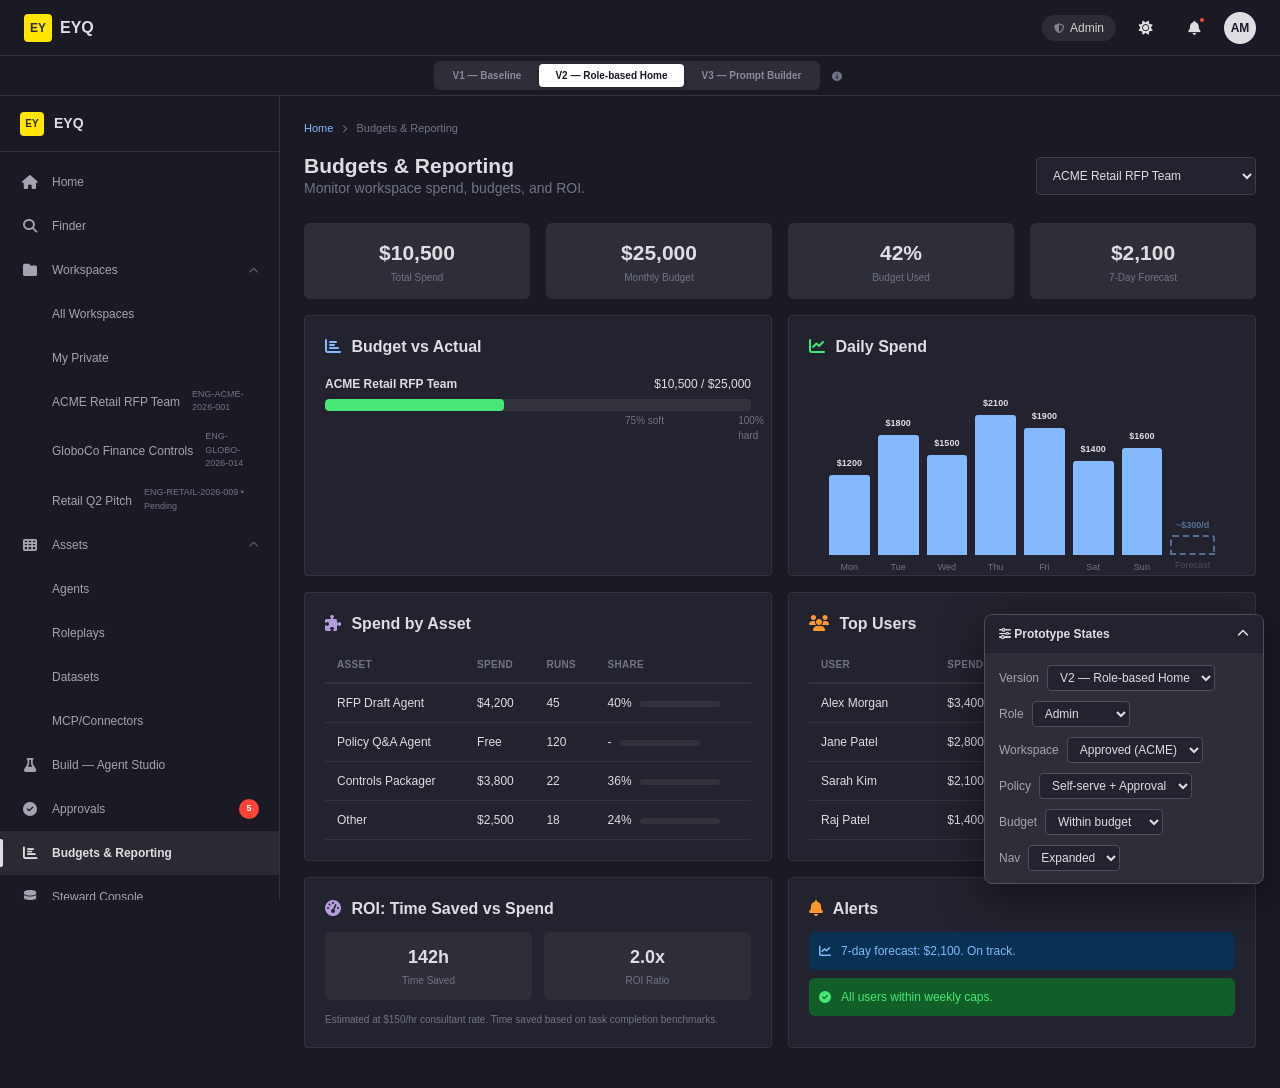
<file: budgets.html>
<!DOCTYPE html>
<html lang="en">
<head>
  <meta charset="UTF-8">
  <meta name="viewport" content="width=device-width, initial-scale=1.0">
  <title>EYQ — Budgets & Reporting</title>
  <link rel="stylesheet" href="styles.css">
  <link rel="stylesheet" href="https://cdnjs.cloudflare.com/ajax/libs/font-awesome/6.5.1/css/all.min.css">
</head>
<body class="motif-theme-dark">

<header class="top-bar">
  <div class="top-bar-left"><a href="index.html" class="logo"><span class="logo-mark">EY</span> EYQ</a></div>
  <div class="top-bar-right"><span id="role-indicator" class="role-chip-bar" style="cursor:default"><i class="fas fa-shield-alt"></i> Admin</span><button class="notif-btn" id="theme-toggle-btn" onclick="toggleTheme()"><i class="fas fa-sun"></i></button><a href="approvals.html" class="notif-btn"><i class="fas fa-bell"></i><span class="notif-dot"></span></a><div class="avatar">AM</div></div>
</header>
<div class="version-bar">
  <div class="version-switcher-wrap" id="version-switcher"></div>
  <span class="version-desc"><i class="fas fa-info-circle"></i> <span id="version-desc-text"></span></span>
</div>
<nav class="left-nav" role="navigation"></nav>

<main class="app-content">
  <div id="banner-area"></div>
  <div class="page-container">
    <nav style="font-size:0.786rem;color:var(--ey-gray-500);margin-bottom:16px"><a href="index.html">Home</a> <i class="fas fa-chevron-right" style="font-size:0.6rem;margin:0 6px"></i> Budgets & Reporting</nav>
    <div style="display:flex;align-items:center;justify-content:space-between;margin-bottom:24px">
      <div><h1 style="font-size:1.5rem">Budgets & Reporting</h1><p class="text-muted">Monitor workspace spend, budgets, and ROI.</p></div>
      <select class="form-select" style="width:auto;min-width:220px" id="budget-ws-select" onchange="renderBudgetPage()">
        <option value="acme">ACME Retail RFP Team</option><option value="globo">GloboCo Finance Controls</option><option value="retail">Retail Q2 Pitch (Pending)</option>
      </select>
    </div>
    <div id="budget-content"></div>
  </div>
</main>

<div class="modal-overlay" id="ws-create-modal"><div class="modal"><div class="modal-header"><h2>Create Team Workspace</h2><button class="modal-close" onclick="closeModal('ws-create-modal')">&times;</button></div><div class="stepper"><div class="step active"><span class="step-num">1</span> Basics</div><div class="step-connector"></div><div class="step"><span class="step-num">2</span> Engagement Code</div><div class="step-connector"></div><div class="step"><span class="step-num">3</span> Members & Assets</div><div class="step-connector"></div><div class="step"><span class="step-num">4</span> Budgets & Policies</div></div><div class="modal-body" id="ws-create-body"></div><div class="modal-footer" id="ws-create-footer"></div></div></div>
<div class="run-panel-overlay" id="run-panel" onclick="if(event.target===this)closeModal('run-panel')"><div class="run-panel"><div class="run-panel-header"><h3>Run Asset</h3><button class="modal-close" onclick="closeModal('run-panel')">&times;</button></div><div class="run-panel-body" id="run-panel-body"></div><div class="run-panel-footer" id="run-panel-footer"></div></div></div>
<div class="state-switcher"><div class="state-switcher-header" onclick="toggleStateSwitcher()"><span><i class="fas fa-sliders-h"></i> Prototype States</span><i class="fas fa-chevron-up"></i></div><div class="state-switcher-body"></div></div>

<script src="app.js"></script>
<script>
const BD = {
  acme: { name:'ACME Retail RFP Team', code:'ENG-ACME-2026-001', budget:25000, used:10500, pct:42, forecast:2100, timeSaved:142, weeklyData:[1200,1800,1500,2100,1900,1400,1600], labels:['Mon','Tue','Wed','Thu','Fri','Sat','Sun'],
    byAsset:[{n:'RFP Draft Agent',s:4200,r:45,p:40},{n:'Policy Q&A Agent',s:0,r:120,p:0},{n:'Controls Packager',s:3800,r:22,p:36},{n:'Other',s:2500,r:18,p:24}],
    topUsers:[{n:'Alex Morgan',s:3400,w:34},{n:'Jane Patel',s:2800,w:48},{n:'Sarah Kim',s:2100,w:22},{n:'Raj Patel',s:1400,w:15}],
    alerts:[{t:'info',i:'fa-chart-line',m:'7-day forecast: $2,100. On track.'},{t:'success',i:'fa-check-circle',m:'All users within weekly caps.'}] },
  globo: { name:'GloboCo Finance Controls', code:'ENG-GLOBO-2026-014', budget:40000, used:26800, pct:67, forecast:4200, timeSaved:210, weeklyData:[3200,4100,3800,4500,3900,2800,3500], labels:['Mon','Tue','Wed','Thu','Fri','Sat','Sun'],
    byAsset:[{n:'Controls Packager',s:12400,r:68,p:46},{n:'Controls Roleplay',s:5600,r:35,p:21},{n:'RFP Draft Agent',s:4800,r:52,p:18},{n:'Other',s:4000,r:40,p:15}],
    topUsers:[{n:'Miguel Santos',s:8200,w:82},{n:'Alex Morgan',s:6400,w:64},{n:'David Brown',s:5100,w:51},{n:'Maria Garcia',s:4200,w:42}],
    alerts:[{t:'warning',i:'fa-exclamation-triangle',m:'Approaching soft cap (75%). Currently 67%.'},{t:'warning',i:'fa-user-clock',m:'Miguel Santos at 82% of weekly cap.'},{t:'info',i:'fa-chart-line',m:'7-day forecast: $4,200.'}] },
  retail: { pending: true, name: 'Retail Q2 Pitch' }
};

function renderBudgetPage() {
  const id = $('#budget-ws-select').value;
  const d = BD[id];
  const c = $('#budget-content');
  if (!d) return;
  if (d.pending) { c.innerHTML = `<div class="card" style="text-align:center;padding:60px"><div class="completion-icon pending"><i class="fas fa-clock"></i></div><h2>Workspace Pending Approval</h2><p style="margin-top:8px">Free assets available. Budget tracking starts after approval.</p><div style="margin-top:20px;display:flex;gap:8px;justify-content:center"><button class="btn btn-primary" onclick="alert('Reminder sent')"><i class="fas fa-bell"></i> Nudge Approver</button><button class="btn btn-secondary" onclick="navigateTo('finder.html')">Browse Free Assets</button></div></div>`; return; }

  const barMax = Math.max(...d.weeklyData);
  const bars = d.weeklyData.map((v,i) => `<div class="chart-bar" style="height:${(v/barMax)*140}px"><span class="chart-bar-value">$${v}</span><span class="chart-bar-label">${d.labels[i]}</span></div>`).join('') + `<div class="chart-bar forecast" style="height:${(d.forecast/7/barMax)*140}px"><span class="chart-bar-value" style="color:var(--ey-blue)">~$${Math.round(d.forecast/7)}/d</span><span class="chart-bar-label">Forecast</span></div>`;
  const col = d.pct >= 100 ? 'red' : d.pct >= 75 ? 'orange' : 'green';
  const roi = d.timeSaved ? ((d.timeSaved * 150) / d.used).toFixed(1) : 'N/A';

  c.innerHTML = `
    <div class="stat-row">
      <div class="stat-box"><div class="stat-value">$${d.used.toLocaleString()}</div><div class="stat-label">Total Spend</div></div>
      <div class="stat-box"><div class="stat-value">$${d.budget.toLocaleString()}</div><div class="stat-label">Monthly Budget</div></div>
      <div class="stat-box"><div class="stat-value">${d.pct}%</div><div class="stat-label">Budget Used</div></div>
      <div class="stat-box"><div class="stat-value">$${d.forecast.toLocaleString()}</div><div class="stat-label">7-Day Forecast</div></div>
    </div>
    <div style="display:grid;grid-template-columns:1fr 1fr;gap:16px;margin-bottom:16px">
      <div class="card" style="padding:20px"><h3 style="margin-bottom:16px"><i class="fas fa-chart-bar" style="color:var(--ey-blue);margin-right:6px"></i> Budget vs Actual</h3>
        <div style="display:flex;justify-content:space-between;font-size:0.857rem;margin-bottom:6px"><span style="font-weight:600">${d.name}</span><span>$${d.used.toLocaleString()} / $${d.budget.toLocaleString()}</span></div>
        <div class="progress-bar" style="height:12px"><div class="progress-fill ${col}" style="width:${d.pct}%"></div></div>
        <div class="progress-markers" style="height:16px"><span class="progress-marker" style="left:75%">75% soft</span><span class="progress-marker" style="left:100%">100% hard</span></div>
      </div>
      <div class="card" style="padding:20px"><h3 style="margin-bottom:16px"><i class="fas fa-chart-line" style="color:var(--ey-green);margin-right:6px"></i> Daily Spend</h3><div style="height:180px;display:flex;align-items:flex-end"><div class="chart-bars" style="width:100%">${bars}</div></div></div>
    </div>
    <div style="display:grid;grid-template-columns:1fr 1fr;gap:16px;margin-bottom:16px">
      <div class="card" style="padding:20px"><h3 style="margin-bottom:12px"><i class="fas fa-puzzle-piece" style="color:var(--ey-purple);margin-right:6px"></i> Spend by Asset</h3>
        <table class="data-table"><thead><tr><th>Asset</th><th>Spend</th><th>Runs</th><th>Share</th></tr></thead><tbody>
        ${d.byAsset.map(a => `<tr><td style="font-weight:500">${a.n}</td><td>${a.s>0?'$'+a.s.toLocaleString():'Free'}</td><td>${a.r}</td><td>${a.p>0?a.p+'%':'-'}<span class="mini-bar"><span class="mini-bar-fill" style="width:${a.p}%;background:var(--ey-blue)"></span></span></td></tr>`).join('')}
        </tbody></table></div>
      <div class="card" style="padding:20px"><h3 style="margin-bottom:12px"><i class="fas fa-users" style="color:var(--ey-orange);margin-right:6px"></i> Top Users</h3>
        <table class="data-table"><thead><tr><th>User</th><th>Spend</th><th>Weekly/$100</th><th></th></tr></thead><tbody>
        ${d.topUsers.map(u => `<tr><td style="font-weight:500">${u.n}</td><td>$${u.s.toLocaleString()}</td><td>$${u.w}<span class="mini-bar"><span class="mini-bar-fill" style="width:${u.w}%;background:${u.w>=80?'var(--ey-orange)':'var(--ey-green)'}"></span></span></td><td>${u.w>=80?'<span class="chip chip-orange" style="font-size:9px">Near cap</span>':''}</td></tr>`).join('')}
        </tbody></table></div>
    </div>
    <div style="display:grid;grid-template-columns:1fr 1fr;gap:16px;margin-bottom:16px">
      <div class="card" style="padding:20px"><h3 style="margin-bottom:12px"><i class="fas fa-tachometer-alt" style="color:var(--ey-purple);margin-right:6px"></i> ROI: Time Saved vs Spend</h3>
        <div style="display:grid;grid-template-columns:1fr 1fr;gap:12px;margin-bottom:12px">
          <div class="stat-box" style="padding:12px"><div class="stat-value" style="font-size:1.286rem">${d.timeSaved}h</div><div class="stat-label">Time Saved</div></div>
          <div class="stat-box" style="padding:12px"><div class="stat-value" style="font-size:1.286rem">${roi}x</div><div class="stat-label">ROI Ratio</div></div>
        </div>
        <p class="text-xs text-muted">Estimated at $150/hr consultant rate. Time saved based on task completion benchmarks.</p>
      </div>
      <div class="card" style="padding:20px"><h3 style="margin-bottom:12px"><i class="fas fa-bell" style="color:var(--ey-orange);margin-right:6px"></i> Alerts</h3>
        <div style="display:flex;flex-direction:column;gap:8px">
        ${d.alerts.map(a => { const bg = a.t==='warning'?'var(--badge-warning-bg)':a.t==='success'?'var(--badge-success-bg)':'var(--badge-info-bg)'; const tc = a.t==='warning'?'var(--ey-orange)':a.t==='success'?'var(--ey-green)':'var(--ey-blue)'; return `<div style="display:flex;align-items:center;gap:10px;padding:10px;background:${bg};border-radius:var(--radius-md);font-size:0.857rem;color:${tc}"><i class="fas ${a.i}"></i> ${a.m}</div>`; }).join('')}
        </div></div>
    </div>`;
}
function updatePageUI() { renderBudgetPage(); }
</script>
</body>
</html>
</file>
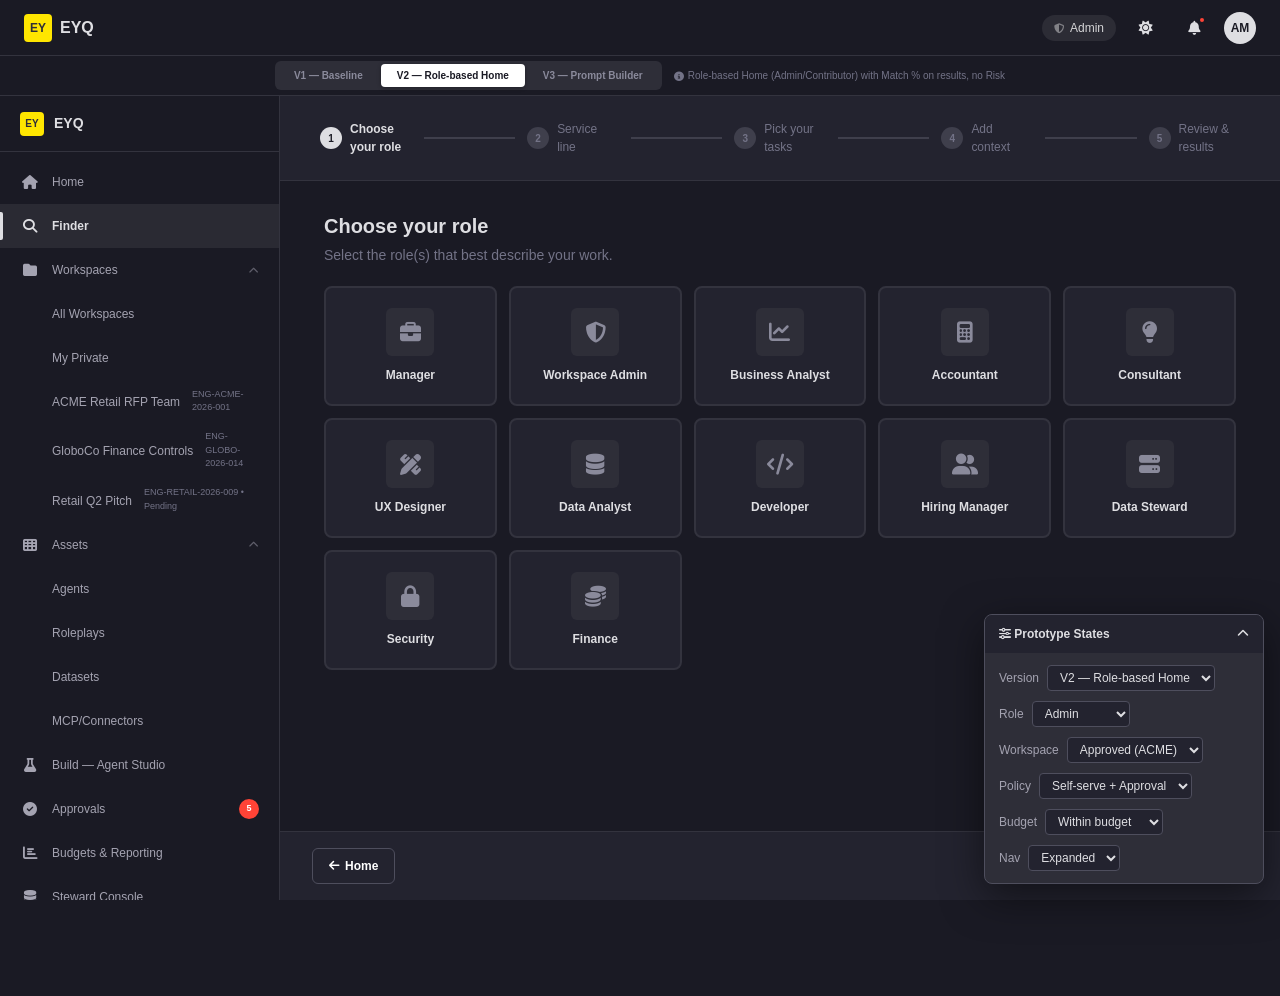
<file: finder.html>
<!DOCTYPE html>
<html lang="en">
<head>
  <meta charset="UTF-8">
  <meta name="viewport" content="width=device-width, initial-scale=1.0">
  <title>EYQ — Finder</title>
  <link rel="stylesheet" href="styles.css">
  <link rel="stylesheet" href="https://cdnjs.cloudflare.com/ajax/libs/font-awesome/6.5.1/css/all.min.css">
</head>
<body class="motif-theme-dark">

<header class="top-bar">
  <div class="top-bar-left"><a href="index.html" class="logo"><span class="logo-mark">EY</span> EYQ</a></div>
  <div class="top-bar-right">
    <span id="role-indicator" class="role-chip-bar" style="cursor:default"><i class="fas fa-shield-alt"></i> Admin</span>
    <button class="notif-btn" id="theme-toggle-btn" onclick="toggleTheme()"><i class="fas fa-sun"></i></button>
    <a href="approvals.html" class="notif-btn"><i class="fas fa-bell"></i><span class="notif-dot"></span></a>
    <div class="avatar">AM</div>
  </div>
</header>

<!-- Version Switcher Bar -->
<div class="version-bar">
  <div class="version-switcher-wrap" id="version-switcher"></div>
  <span class="version-desc"><i class="fas fa-info-circle"></i> <span id="version-desc-text"></span></span>
</div>

<nav class="left-nav" role="navigation"></nav>

<main class="app-content">
  <div id="banner-area"></div>

  <!-- Wizard Stepper Header (V1/V2) -->
  <div id="wizard-stepper-wrap">
    <div class="wizard-fullscreen-stepper" id="wizard-stepper"></div>
  </div>

  <!-- Wizard Body -->
  <div style="max-width:960px;margin:0 auto;padding:32px 24px" id="wizard-body"></div>

  <!-- Wizard Footer -->
  <div style="position:fixed;bottom:0;left:var(--nav-width);right:0;padding:16px 32px;background:var(--card-bg);border-top:1px solid var(--card-border);display:flex;justify-content:space-between;align-items:center;z-index:50" id="wizard-footer"></div>

  <!-- Results Gallery (shown on final step) -->
  <div class="hidden" id="results-section" style="padding:0 24px 80px">
    <div style="max-width:1400px;margin:0 auto">
      <div style="display:flex;align-items:center;justify-content:space-between;margin-bottom:16px">
        <div><h2>Results Gallery</h2><p class="text-sm text-muted" id="results-count"></p></div>
        <div style="display:flex;gap:6px">
          <button class="btn btn-secondary btn-sm" onclick="alert('Preset saved!')"><i class="fas fa-bookmark"></i> Save preset</button>
          <button class="btn btn-secondary btn-sm" id="refine-btn" onclick="goBackFromResults()"><i class="fas fa-arrow-left"></i> Refine</button>
        </div>
      </div>
      <div class="results-layout">
        <div class="results-filters">
          <div class="filter-group"><div class="filter-group-title">Type</div>
            <label class="filter-option"><input type="checkbox" checked onchange="renderResults()"> Agent</label>
            <label class="filter-option"><input type="checkbox" checked onchange="renderResults()"> Roleplay</label>
            <label class="filter-option"><input type="checkbox" checked onchange="renderResults()"> Dataset</label>
            <label class="filter-option"><input type="checkbox" checked onchange="renderResults()"> MCP</label>
          </div>
          <div class="filter-group"><div class="filter-group-title">Pricing</div>
            <label class="filter-option"><input type="checkbox" checked> Free</label>
            <label class="filter-option"><input type="checkbox" checked> Estimated cost</label>
            <label class="filter-option"><input type="checkbox" checked> Cost TBD</label>
          </div>
          <div class="filter-group"><div class="filter-group-title">Other</div>
            <label class="filter-option"><input type="checkbox"> Free only</label>
            <label class="filter-option"><input type="checkbox"> New</label>
            <label class="filter-option"><input type="checkbox"> Favorites only</label>
          </div>
          <div id="filter-extra-v2v3" class="hidden">
            <div class="filter-group"><div class="filter-group-title">Role</div>
              <label class="filter-option"><input type="checkbox" checked> Consultant</label>
              <label class="filter-option"><input type="checkbox"> Manager</label>
              <label class="filter-option"><input type="checkbox"> Accountant</label>
            </div>
            <div class="filter-group"><div class="filter-group-title">Data Residency</div>
              <label class="filter-option"><input type="checkbox" checked> US</label>
              <label class="filter-option"><input type="checkbox" checked> EU</label>
              <label class="filter-option"><input type="checkbox"> APAC</label>
            </div>
          </div>
          <div style="margin-top:16px"><div class="filter-group-title">Your Presets</div><div style="padding:8px;background:var(--chip-bg);border-radius:var(--radius-md);font-size:var(--font-size-10);color:var(--ey-gray-500)">No saved presets yet.</div></div>
        </div>
        <div class="results-grid" id="results-grid"></div>
      </div>
    </div>
  </div>
</main>

<!-- Workspace Creation Modal -->
<div class="modal-overlay" id="ws-create-modal"><div class="modal"><div class="modal-header"><h2>Create Team Workspace</h2><button class="modal-close" onclick="closeModal('ws-create-modal')">&times;</button></div><div class="stepper"><div class="step active"><span class="step-num">1</span> Basics</div><div class="step-connector"></div><div class="step"><span class="step-num">2</span> Engagement Code</div><div class="step-connector"></div><div class="step"><span class="step-num">3</span> Members & Assets</div><div class="step-connector"></div><div class="step"><span class="step-num">4</span> Budgets & Policies</div></div><div class="modal-body" id="ws-create-body"></div><div class="modal-footer" id="ws-create-footer"></div></div></div>

<!-- State Switcher -->
<div class="state-switcher"><div class="state-switcher-header" onclick="toggleStateSwitcher()"><span><i class="fas fa-sliders-h"></i> Prototype States</span><i class="fas fa-chevron-up"></i></div><div class="state-switcher-body"></div></div>

<script src="app.js"></script>
<script>
const WIZARD_ROLES = [
  { id: 'manager', name: 'Manager', icon: 'fa-briefcase' },
  { id: 'ws-admin', name: 'Workspace Admin', icon: 'fa-shield-alt' },
  { id: 'analyst', name: 'Business Analyst', icon: 'fa-chart-line' },
  { id: 'accountant', name: 'Accountant', icon: 'fa-calculator' },
  { id: 'consultant', name: 'Consultant', icon: 'fa-lightbulb' },
  { id: 'ux', name: 'UX Designer', icon: 'fa-pen-ruler' },
  { id: 'data-analyst', name: 'Data Analyst', icon: 'fa-database' },
  { id: 'developer', name: 'Developer', icon: 'fa-code' },
  { id: 'hiring', name: 'Hiring Manager', icon: 'fa-user-friends' },
  { id: 'steward', name: 'Data Steward', icon: 'fa-server' },
  { id: 'security', name: 'Security', icon: 'fa-lock' },
  { id: 'finance', name: 'Finance', icon: 'fa-coins' }
];

const WIZARD_TASKS = {
  'manager': ['Approve workspace requests', 'Review spend', 'Assign mandatory roleplay', 'Budget override', 'Team analytics', 'Create workspace'],
  'ws-admin': ['Create workspace', 'Set budgets/caps', 'Add assets', 'Manage members', 'Review spend', 'Approve access'],
  'analyst': ['Summarize docs', 'Draft client deck', 'Extract tables', 'Data visualization', 'Policy Q&A', 'Build dashboard'],
  'accountant': ['Import trial balance', 'Tie out figures', 'Policy Q&A', 'Create evidence package', 'Reconciliation check', 'Audit prep'],
  'consultant': ['Draft proposal', 'Compile credentials', 'Summarize client materials', 'Client pitch prep', 'Research analysis', 'Request dataset access'],
  'ux': ['Synthesize research notes', 'Generate personas', 'Draft wireframe copy', 'Stakeholder roleplay', 'Usability testing', 'Design review'],
  'data-analyst': ['Connect dataset', 'Build RAG agent', 'Run extraction', 'Test in sandbox', 'Data profiling', 'Create pipeline'],
  'developer': ['Start from blueprint', 'Debug agent', 'Request connector', 'Publish to marketplace', 'API integration', 'Test agent'],
  'hiring': ['Draft JD', 'Interview roleplay', 'Screen candidates', 'Onboarding prep', 'Salary benchmarking', 'Create hiring workspace'],
  'steward': ['Review data requests', 'Monitor queries', 'Investigate violations', 'Approve dataset access', 'Set data policies', 'Audit trail'],
  'security': ['Security assessment', 'Compliance review', 'Risk analysis', 'Policy audit', 'Access control', 'Incident investigation'],
  'finance': ['Budget analysis', 'Procurement review', 'Cost optimization', 'Financial reporting', 'Spend analytics', 'Vendor assessment']
};

const SL_OPTIONS = ['Fabric', 'Assurance', 'Tax', 'Consulting', 'Strategy and Transactions', 'Internal Functions'];

let wizardStep = 1;
let wizardData = { roles: [], serviceLine: '', tasks: [], industry: '', region: '', excludeRestricted: false, prompt: '', promptImproved: false };

/* V1/V2 steps: 1-Role, 2-SL, 3-Tasks, 4-Context, 5-Results */
/* V3 steps: 1-Role, 2-Tasks+SL+Industry, 3-Prompt compose, 4-Results */

function getStepCount() { return isV3() ? 4 : 5; }

function getStepLabels() {
  if (isV3()) return ['Choose your role', 'Tasks + Service line', 'Compose your prompt', 'Find assets'];
  return ['Choose your role', 'Service line', 'Pick your tasks', 'Add context', 'Review & results'];
}

function renderStepper() {
  const stepper = $('#wizard-stepper');
  if (!stepper) return;
  const labels = getStepLabels();
  const total = getStepCount();
  stepper.innerHTML = labels.map((label, i) => {
    const stepNum = i + 1;
    let cls = '';
    if (stepNum < wizardStep) cls = 'completed';
    else if (stepNum === wizardStep) cls = 'active';
    const conn = i < labels.length - 1 ? '<div class="step-connector"></div>' : '';
    return `<div class="step ${cls}"><span class="step-num">${stepNum}</span> ${label}</div>${conn}`;
  }).join('');
}

function renderWizard() {
  const body = $('#wizard-body');
  const footer = $('#wizard-footer');
  const resultsSection = $('#results-section');
  const stepperWrap = $('#wizard-stepper-wrap');
  const extraFilters = $('#filter-extra-v2v3');

  hide(resultsSection);
  show(body);
  if (stepperWrap) show(stepperWrap);
  renderStepper();

  if (extraFilters) {
    if (isV1()) hide(extraFilters); else show(extraFilters);
  }

  const total = getStepCount();
  const isResultsStep = wizardStep === total;

  if (isResultsStep) {
    hide(body);
    if (stepperWrap) hide(stepperWrap);
    show(resultsSection);
    renderResults();
    const roleNames = wizardData.roles.map(id => WIZARD_ROLES.find(r=>r.id===id)?.name).filter(Boolean).join(', ');
    footer.innerHTML = `<button class="btn btn-secondary" onclick="wizardStep=${total-1};renderWizard()"><i class="fas fa-arrow-left"></i> Refine</button>
      <div class="text-sm text-muted">Showing results for: <strong>${roleNames || 'All'}</strong> &bull; ${wizardData.serviceLine || 'All lines'} &bull; ${wizardData.tasks.length} task(s)</div>
      <button class="btn btn-secondary btn-sm" onclick="alert('Preset saved!')"><i class="fas fa-bookmark"></i> Save preset</button>`;
    return;
  }

  if (isV3()) renderV3Step(body, footer);
  else renderV1V2Step(body, footer);
}

/* V1/V2 Wizard Steps */
function renderV1V2Step(body, footer) {
  if (wizardStep === 1) {
    body.innerHTML = `<h2 style="margin-bottom:6px">Choose your role</h2><p class="text-muted" style="margin-bottom:20px">Select the role(s) that best describe your work.</p>
      <div class="role-grid">${WIZARD_ROLES.map(r => `
        <div class="role-card ${wizardData.roles.includes(r.id)?'selected':''}" onclick="toggleWizRole('${r.id}')">
          <div class="role-icon"><i class="fas ${r.icon}"></i></div>
          <div class="role-name">${r.name}</div>
        </div>`).join('')}</div>`;
    footer.innerHTML = `<a href="index.html" class="btn btn-secondary"><i class="fas fa-arrow-left"></i> Home</a><button class="btn btn-primary" onclick="wizardStep=2;renderWizard()" ${wizardData.roles.length?'':'disabled'}>Next: Service line <i class="fas fa-arrow-right"></i></button>`;
  } else if (wizardStep === 2) {
    body.innerHTML = `<h2 style="margin-bottom:6px">Select your service line</h2><p class="text-muted" style="margin-bottom:20px">Choose the service line most relevant to your current work.</p>
      <div class="service-line-chips">${SL_OPTIONS.map(sl => `<div class="sl-chip ${wizardData.serviceLine===sl?'selected':''}" onclick="wizardData.serviceLine='${sl}';renderWizard()">${sl}</div>`).join('')}</div>`;
    footer.innerHTML = `<button class="btn btn-secondary" onclick="wizardStep=1;renderWizard()"><i class="fas fa-arrow-left"></i> Back</button><button class="btn btn-primary" onclick="wizardStep=3;renderWizard()" ${wizardData.serviceLine?'':'disabled'}>Next: Tasks <i class="fas fa-arrow-right"></i></button>`;
  } else if (wizardStep === 3) {
    const allTasks = new Set();
    wizardData.roles.forEach(r => (WIZARD_TASKS[r]||[]).forEach(t => allTasks.add(t)));
    const noTasks = allTasks.size === 0;
    body.innerHTML = `<h2 style="margin-bottom:6px">Pick your tasks</h2><p class="text-muted" style="margin-bottom:20px">Select the tasks you want AI tools for.</p>
      ${noTasks ? '<div style="padding:16px;background:var(--badge-info-bg);border-radius:var(--radius-md);margin-bottom:16px;font-size:0.857rem;color:var(--ey-blue);display:flex;align-items:center;gap:8px"><i class="fas fa-info-circle"></i> No pre-mapped tasks for this role. Describe your task below.</div><div class="form-group"><label>Describe your task</label><input class="form-input" placeholder="e.g., Draft a client proposal..." oninput="wizardData.tasks=[this.value]"></div>' : ''}
      <div class="task-chips">${[...allTasks].map(t => `<div class="task-chip ${wizardData.tasks.includes(t)?'selected':''}" onclick="toggleWizTask('${t}')">${t}</div>`).join('')}</div>
      <div class="text-sm text-muted" style="margin-top:12px">${wizardData.tasks.length} task(s) selected</div>`;
    footer.innerHTML = `<button class="btn btn-secondary" onclick="wizardStep=2;renderWizard()"><i class="fas fa-arrow-left"></i> Back</button><button class="btn btn-primary" onclick="wizardStep=4;renderWizard()">Next: Context <i class="fas fa-arrow-right"></i></button>`;
  } else if (wizardStep === 4) {
    body.innerHTML = `<h2 style="margin-bottom:6px">Add context (optional)</h2><p class="text-muted" style="margin-bottom:20px">Narrow results with additional filters.</p>
      <div class="wizard-fields">
        <div class="wizard-row">
          <div class="wizard-field"><label>Industry</label><select class="wizard-select" onchange="wizardData.industry=this.value"><option value="">Any</option><option>Retail & Consumer</option><option>Financial Services</option><option>Technology</option><option>Health & Life Sciences</option><option>Government</option></select></div>
          <div class="wizard-field"><label>Region / Residency</label><select class="wizard-select" onchange="wizardData.region=this.value"><option value="">Any</option><option>US</option><option>EU</option><option>APAC</option><option>UK</option></select></div>
        </div>
        <div class="wizard-toggle"><input type="checkbox" ${wizardData.excludeRestricted?'checked':''} onchange="wizardData.excludeRestricted=this.checked"> Exclude assets requiring Restricted datasets</div>
      </div>`;
    footer.innerHTML = `<button class="btn btn-secondary" onclick="wizardStep=3;renderWizard()"><i class="fas fa-arrow-left"></i> Back</button><button class="btn btn-primary btn-lg" onclick="wizardStep=5;renderWizard()"><i class="fas fa-search"></i> See results</button>`;
  }
}

/* V3 Prompt Builder Steps */
function renderV3Step(body, footer) {
  if (wizardStep === 1) {
    body.innerHTML = `<h2 style="margin-bottom:6px">Choose your role</h2><p class="text-muted" style="margin-bottom:20px">Select the role(s) that best describe your work.</p>
      <div class="role-grid">${WIZARD_ROLES.map(r => `
        <div class="role-card ${wizardData.roles.includes(r.id)?'selected':''}" onclick="toggleWizRole('${r.id}')">
          <div class="role-icon"><i class="fas ${r.icon}"></i></div>
          <div class="role-name">${r.name}</div>
        </div>`).join('')}</div>`;
    footer.innerHTML = `<a href="index.html" class="btn btn-secondary"><i class="fas fa-arrow-left"></i> Home</a><button class="btn btn-primary" onclick="wizardStep=2;renderWizard()" ${wizardData.roles.length?'':'disabled'}>Next: Tasks & Service line <i class="fas fa-arrow-right"></i></button>`;
  } else if (wizardStep === 2) {
    const allTasks = new Set();
    wizardData.roles.forEach(r => (WIZARD_TASKS[r]||[]).forEach(t => allTasks.add(t)));
    body.innerHTML = `<h2 style="margin-bottom:6px">Choose tasks, service line & industry</h2><p class="text-muted" style="margin-bottom:20px">These selections will auto-compose your prompt.</p>
      <div class="wizard-fields">
        <div class="form-group"><label>Tasks</label>
          <div class="task-chips">${[...allTasks].map(t => `<div class="task-chip ${wizardData.tasks.includes(t)?'selected':''}" onclick="toggleWizTask('${t}')">${t}</div>`).join('')}</div>
          <div class="text-sm text-muted" style="margin-top:6px">${wizardData.tasks.length} task(s) selected</div>
        </div>
        <div class="wizard-row">
          <div class="wizard-field"><label>Service Line</label>
            <div class="service-line-chips" style="gap:6px">${SL_OPTIONS.map(sl => `<div class="sl-chip ${wizardData.serviceLine===sl?'selected':''}" style="padding:6px 14px;font-size:var(--font-size-12)" onclick="wizardData.serviceLine='${sl}';renderWizard()">${sl}</div>`).join('')}</div>
          </div>
          <div class="wizard-field"><label>Industry (optional)</label><select class="wizard-select" onchange="wizardData.industry=this.value"><option value="">Any</option><option>Retail & Consumer</option><option>Financial Services</option><option>Technology</option><option>Health & Life Sciences</option><option>Government</option></select></div>
        </div>
      </div>`;
    footer.innerHTML = `<button class="btn btn-secondary" onclick="wizardStep=1;renderWizard()"><i class="fas fa-arrow-left"></i> Back</button><button class="btn btn-primary" onclick="autoComposePrompt();wizardStep=3;renderWizard()">Next: Compose prompt <i class="fas fa-arrow-right"></i></button>`;
  } else if (wizardStep === 3) {
    body.innerHTML = `<h2 style="margin-bottom:6px">Compose your prompt</h2><p class="text-muted" style="margin-bottom:20px">Review and refine the auto-generated prompt, or use the AI Improver.</p>
      <div class="prompt-builder">
        <textarea class="prompt-field" id="v3-wiz-prompt" rows="5">${wizardData.prompt || ''}</textarea>
        <div class="prompt-actions">
          <button class="ai-improver-btn" id="wiz-improver-btn" onclick="improveWizPrompt()"><i class="fas fa-wand-magic-sparkles"></i> AI Prompt Improver</button>
          <span class="text-xs text-muted" id="wiz-improver-status">${wizardData.promptImproved ? 'Prompt enhanced' : ''}</span>
        </div>
        ${wizardData.promptImproved ? `<div class="prompt-preview" style="margin-top:14px"><div class="preview-label">Enhanced prompt ready</div><div class="preview-text" style="color:var(--ey-green)"><i class="fas fa-check"></i> Governance context and task specificity added</div></div>` : ''}
      </div>`;
    footer.innerHTML = `<button class="btn btn-secondary" onclick="wizardStep=2;renderWizard()"><i class="fas fa-arrow-left"></i> Back</button><button class="btn btn-primary btn-lg" onclick="wizardData.prompt=$('#v3-wiz-prompt')?.value||'';wizardStep=4;renderWizard()"><i class="fas fa-search"></i> Find assets</button>`;
  }
}

function autoComposePrompt() {
  const roleNames = wizardData.roles.map(id => WIZARD_ROLES.find(r=>r.id===id)?.name).filter(Boolean).join(', ');
  const tasks = wizardData.tasks.length ? wizardData.tasks.join(', ') : 'general tasks';
  const sl = wizardData.serviceLine || 'any service line';
  const ind = wizardData.industry ? ` in the ${wizardData.industry} industry` : '';
  wizardData.prompt = `As a ${roleNames || 'professional'} in ${sl}${ind}, I need AI tools to help me with: ${tasks}. Find the best matching agents, roleplays, datasets, and connectors for these tasks.`;
  wizardData.promptImproved = false;
}

function improveWizPrompt() {
  const field = $('#v3-wiz-prompt');
  const btn = $('#wiz-improver-btn');
  const status = $('#wiz-improver-status');
  if (!field || !field.value.trim()) return;
  btn.disabled = true;
  if (status) status.textContent = 'Improving...';
  setTimeout(() => {
    const roleNames = wizardData.roles.map(id => WIZARD_ROLES.find(r=>r.id===id)?.name).filter(Boolean).join(', ');
    const tasks = wizardData.tasks.length ? wizardData.tasks.join(', ') : 'general tasks';
    const sl = wizardData.serviceLine || 'Consulting';
    field.value = `I am a ${roleNames || 'professional'} working in ${sl} at EY. My priority tasks are: ${tasks}. I need AI-powered tools that can accelerate these workflows while meeting EY governance requirements. Prioritize tools that integrate with existing EY methodologies, support my data residency needs, and fit within workspace budget constraints. Show me agents for task automation, roleplays for practice, datasets for grounding, and MCP connectors for integration.`;
    wizardData.prompt = field.value;
    wizardData.promptImproved = true;
    btn.classList.add('improved');
    btn.innerHTML = '<i class="fas fa-check"></i> Prompt improved';
    if (status) status.textContent = 'Prompt enhanced with governance context';
    btn.disabled = false;
    setTimeout(() => {
      btn.classList.remove('improved');
      btn.innerHTML = '<i class="fas fa-wand-magic-sparkles"></i> AI Prompt Improver';
    }, 4000);
  }, 1200);
}

function goBackFromResults() {
  const total = getStepCount();
  wizardStep = total - 1;
  renderWizard();
}

function toggleWizRole(id) {
  const idx = wizardData.roles.indexOf(id);
  if (idx >= 0) wizardData.roles.splice(idx, 1);
  else wizardData.roles.push(id);
  renderWizard();
}

function toggleWizTask(task) {
  const idx = wizardData.tasks.indexOf(task);
  if (idx >= 0) wizardData.tasks.splice(idx, 1);
  else wizardData.tasks.push(task);
  renderWizard();
}

function renderResults() {
  const grid = $('#results-grid');
  const count = $('#results-count');
  if (!grid) return;
  const matchCtx = { roles: wizardData.roles, tasks: wizardData.tasks, serviceLine: wizardData.serviceLine };
  const results = getAllAssets();
  grid.innerHTML = results.map(a => renderAssetCard(a, true, matchCtx)).join('');
  if (count) count.textContent = `${results.length} assets found`;
}

function updatePageUI() {
  renderWizard();
  const desc = $('#version-desc-text');
  if (desc) desc.textContent = VERSION_TOOLTIPS[STATE.version] || '';
}

document.addEventListener('DOMContentLoaded', () => renderWizard());
</script>
</body>
</html>
</file>
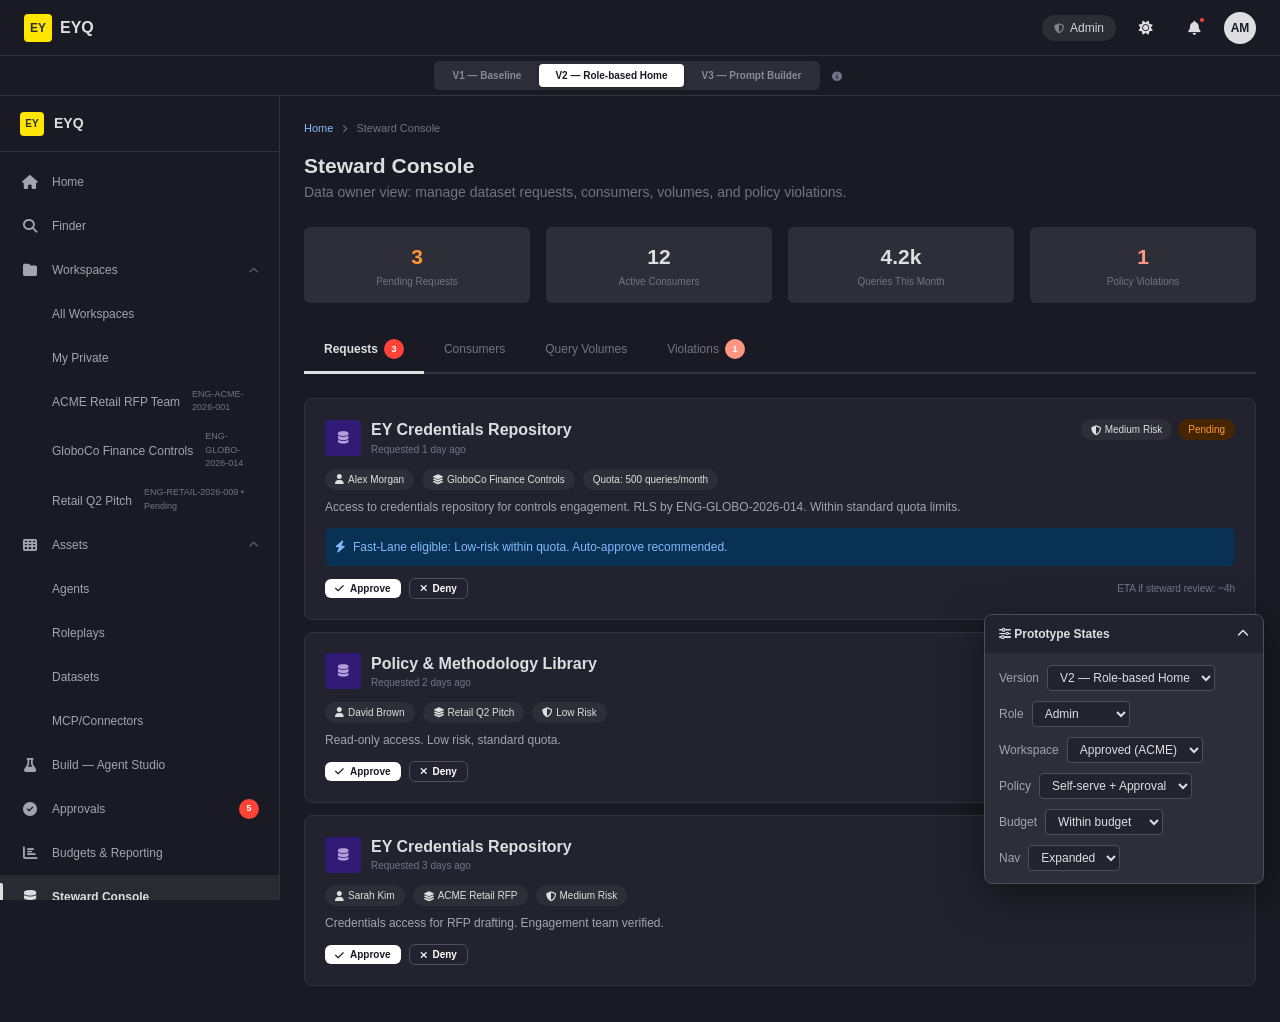
<file: steward.html>
<!DOCTYPE html>
<html lang="en">
<head>
  <meta charset="UTF-8">
  <meta name="viewport" content="width=device-width, initial-scale=1.0">
  <title>EYQ — Steward Console</title>
  <link rel="stylesheet" href="styles.css">
  <link rel="stylesheet" href="https://cdnjs.cloudflare.com/ajax/libs/font-awesome/6.5.1/css/all.min.css">
</head>
<body class="motif-theme-dark">

<header class="top-bar">
  <div class="top-bar-left"><a href="index.html" class="logo"><span class="logo-mark">EY</span> EYQ</a></div>
  <div class="top-bar-right"><span id="role-indicator" class="role-chip-bar" style="cursor:default"><i class="fas fa-shield-alt"></i> Admin</span><button class="notif-btn" id="theme-toggle-btn" onclick="toggleTheme()"><i class="fas fa-sun"></i></button><a href="approvals.html" class="notif-btn"><i class="fas fa-bell"></i><span class="notif-dot"></span></a><div class="avatar">AM</div></div>
</header>
<div class="version-bar">
  <div class="version-switcher-wrap" id="version-switcher"></div>
  <span class="version-desc"><i class="fas fa-info-circle"></i> <span id="version-desc-text"></span></span>
</div>
<nav class="left-nav" role="navigation"></nav>

<main class="app-content">
  <div id="banner-area"></div>
  <div class="page-container">
    <nav style="font-size:0.786rem;color:var(--ey-gray-500);margin-bottom:16px"><a href="index.html">Home</a> <i class="fas fa-chevron-right" style="font-size:0.6rem;margin:0 6px"></i> Steward Console</nav>
    <h1 style="font-size:1.5rem;margin-bottom:4px">Steward Console</h1>
    <p class="text-muted" style="margin-bottom:24px">Data owner view: manage dataset requests, consumers, volumes, and policy violations.</p>

    <!-- Stats -->
    <div class="stat-row" style="margin-bottom:24px">
      <div class="stat-box"><div class="stat-value" style="color:var(--ey-orange)">3</div><div class="stat-label">Pending Requests</div></div>
      <div class="stat-box"><div class="stat-value">12</div><div class="stat-label">Active Consumers</div></div>
      <div class="stat-box"><div class="stat-value">4.2k</div><div class="stat-label">Queries This Month</div></div>
      <div class="stat-box"><div class="stat-value" style="color:var(--ey-red)">1</div><div class="stat-label">Policy Violations</div></div>
    </div>

    <div class="tabs" style="margin-bottom:24px">
      <button class="tab active" onclick="switchStewardTab(this,'requests')">Requests <span class="tab-badge">3</span></button>
      <button class="tab" onclick="switchStewardTab(this,'consumers')">Consumers</button>
      <button class="tab" onclick="switchStewardTab(this,'volumes')">Query Volumes</button>
      <button class="tab" onclick="switchStewardTab(this,'violations')">Violations <span class="tab-badge" style="background:var(--ey-red)">1</span></button>
    </div>

    <!-- Requests -->
    <div class="tab-content active" id="tab-requests">
      <div class="approval-card">
        <div class="approval-card-header"><div style="display:flex;align-items:center;gap:10px"><div class="approval-icon dataset" style="width:36px;height:36px"><i class="fas fa-database"></i></div><div><h3>EY Credentials Repository</h3><div class="text-xs text-muted">Requested 1 day ago</div></div></div><div style="display:flex;gap:6px"><span class="chip chip-default"><i class="fas fa-shield-alt"></i> Medium Risk</span><span class="chip chip-orange">Pending</span></div></div>
        <div class="approval-card-meta"><span class="chip chip-default"><i class="fas fa-user"></i> Alex Morgan</span><span class="chip chip-default"><i class="fas fa-layer-group"></i> GloboCo Finance Controls</span><span class="chip chip-default">Quota: 500 queries/month</span></div>
        <div class="approval-card-body">Access to credentials repository for controls engagement. RLS by ENG-GLOBO-2026-014. Within standard quota limits.</div>
        <div style="padding:10px;background:var(--badge-info-bg);border-radius:var(--radius-md);margin-bottom:12px;font-size:0.857rem;color:var(--ey-blue);display:flex;align-items:center;gap:8px"><i class="fas fa-bolt"></i> Fast-Lane eligible: Low-risk within quota. Auto-approve recommended.</div>
        <input class="reason-input" id="reason-sr-1" placeholder="Add reason..." style="background:var(--input-bg);color:var(--ey-dark)">
        <div class="approval-card-actions"><button class="btn btn-primary btn-sm" onclick="this.closest('.approval-card').querySelector('.chip-orange').className='chip chip-green';this.closest('.approval-card').querySelector('.chip-orange')&&0;this.closest('.approval-card-actions').innerHTML='<span class=\'chip chip-green\'><i class=\'fas fa-check\'></i> Approved</span><span class=\'text-xs text-muted\'>Just now</span>'"><i class="fas fa-check"></i> Approve</button><button class="btn btn-secondary btn-sm" onclick="$('#reason-sr-1').style.display='block'"><i class="fas fa-times"></i> Deny</button><span class="text-xs text-muted" style="margin-left:auto">ETA if steward review: ~4h</span></div>
      </div>
      <div class="approval-card">
        <div class="approval-card-header"><div style="display:flex;align-items:center;gap:10px"><div class="approval-icon dataset" style="width:36px;height:36px"><i class="fas fa-database"></i></div><div><h3>Policy & Methodology Library</h3><div class="text-xs text-muted">Requested 2 days ago</div></div></div><span class="chip chip-orange">Pending</span></div>
        <div class="approval-card-meta"><span class="chip chip-default"><i class="fas fa-user"></i> David Brown</span><span class="chip chip-default"><i class="fas fa-layer-group"></i> Retail Q2 Pitch</span><span class="chip chip-default"><i class="fas fa-shield-alt"></i> Low Risk</span></div>
        <div class="approval-card-body">Read-only access. Low risk, standard quota.</div>
        <div class="approval-card-actions"><button class="btn btn-primary btn-sm" onclick="this.closest('.approval-card-actions').innerHTML='<span class=\'chip chip-green\'><i class=\'fas fa-check\'></i> Approved</span>'"><i class="fas fa-check"></i> Approve</button><button class="btn btn-secondary btn-sm"><i class="fas fa-times"></i> Deny</button></div>
      </div>
      <div class="approval-card">
        <div class="approval-card-header"><div style="display:flex;align-items:center;gap:10px"><div class="approval-icon dataset" style="width:36px;height:36px"><i class="fas fa-database"></i></div><div><h3>EY Credentials Repository</h3><div class="text-xs text-muted">Requested 3 days ago</div></div></div><span class="chip chip-orange">Pending</span></div>
        <div class="approval-card-meta"><span class="chip chip-default"><i class="fas fa-user"></i> Sarah Kim</span><span class="chip chip-default"><i class="fas fa-layer-group"></i> ACME Retail RFP</span><span class="chip chip-default"><i class="fas fa-shield-alt"></i> Medium Risk</span></div>
        <div class="approval-card-body">Credentials access for RFP drafting. Engagement team verified.</div>
        <div class="approval-card-actions"><button class="btn btn-primary btn-sm" onclick="this.closest('.approval-card-actions').innerHTML='<span class=\'chip chip-green\'><i class=\'fas fa-check\'></i> Approved</span>'"><i class="fas fa-check"></i> Approve</button><button class="btn btn-secondary btn-sm"><i class="fas fa-times"></i> Deny</button></div>
      </div>
    </div>

    <!-- Consumers -->
    <div class="tab-content" id="tab-consumers">
      <div class="card" style="padding:20px">
        <h3 style="margin-bottom:12px">Active Dataset Consumers</h3>
        <table class="data-table">
          <thead><tr><th>Consumer</th><th>Dataset</th><th>Workspace</th><th>Queries/Month</th><th>Status</th></tr></thead>
          <tbody>
            <tr><td>Alex Morgan</td><td>EY Credentials Repository</td><td>ACME Retail RFP</td><td>234</td><td><span class="chip chip-green">Active</span></td></tr>
            <tr><td>Jane Patel</td><td>EY Credentials Repository</td><td>ACME Retail RFP</td><td>187</td><td><span class="chip chip-green">Active</span></td></tr>
            <tr><td>Miguel Santos</td><td>Policy & Methodology Library</td><td>GloboCo Finance</td><td>412</td><td><span class="chip chip-green">Active</span></td></tr>
            <tr><td>RFP Draft Agent</td><td>EY Credentials Repository</td><td>ACME Retail RFP</td><td>1,240</td><td><span class="chip chip-green">Active</span></td></tr>
            <tr><td>Policy Q&A Agent</td><td>Policy & Methodology Library</td><td>Multiple</td><td>2,100</td><td><span class="chip chip-green">Active</span></td></tr>
          </tbody>
        </table>
      </div>
    </div>

    <!-- Volumes -->
    <div class="tab-content" id="tab-volumes">
      <div class="card" style="padding:20px">
        <h3 style="margin-bottom:12px">Query Volumes (Last 30 Days)</h3>
        <table class="data-table">
          <thead><tr><th>Dataset</th><th>Total Queries</th><th>Unique Users</th><th>Agent Queries</th><th>Trend</th></tr></thead>
          <tbody>
            <tr><td>EY Credentials Repository</td><td>1,661</td><td>4</td><td>1,240</td><td><span style="color:var(--ey-green)"><i class="fas fa-arrow-up"></i> +12%</span></td></tr>
            <tr><td>Policy & Methodology Library</td><td>2,512</td><td>8</td><td>2,100</td><td><span style="color:var(--ey-green)"><i class="fas fa-arrow-up"></i> +8%</span></td></tr>
          </tbody>
        </table>
      </div>
    </div>

    <!-- Violations -->
    <div class="tab-content" id="tab-violations">
      <div class="approval-card" style="border-color:var(--ey-red)">
        <div class="approval-card-header"><div style="display:flex;align-items:center;gap:10px"><div class="approval-icon" style="width:36px;height:36px;background:var(--badge-error-bg);color:var(--ey-red)"><i class="fas fa-exclamation-triangle"></i></div><div><h3>Anomalous Query Volume</h3><div class="text-xs text-muted">Detected 6 hours ago</div></div></div><span class="chip chip-red">Active</span></div>
        <div class="approval-card-body">RFP Draft Agent exceeded normal query rate on EY Credentials Repository. 340 queries in 1 hour vs normal rate of ~50/hour. May indicate a loop or misconfiguration.</div>
        <div class="approval-card-meta"><span class="chip chip-default"><i class="fas fa-robot"></i> RFP Draft Agent</span><span class="chip chip-default"><i class="fas fa-database"></i> EY Credentials Repository</span><span class="chip chip-default"><i class="fas fa-layer-group"></i> ACME Retail RFP</span></div>
        <div class="approval-card-actions"><button class="btn btn-sm btn-primary" onclick="alert('Agent paused. Investigating...')"><i class="fas fa-pause"></i> Pause Agent Access</button><button class="btn btn-sm btn-secondary" onclick="alert('Flagged for review')"><i class="fas fa-flag"></i> Flag for Review</button><button class="btn btn-sm btn-ghost" onclick="alert('Dismissed')">Dismiss</button></div>
      </div>
    </div>
  </div>
</main>

<div class="modal-overlay" id="ws-create-modal"><div class="modal"><div class="modal-header"><h2>Create Team Workspace</h2><button class="modal-close" onclick="closeModal('ws-create-modal')">&times;</button></div><div class="stepper"><div class="step active"><span class="step-num">1</span> Basics</div><div class="step-connector"></div><div class="step"><span class="step-num">2</span> Engagement Code</div><div class="step-connector"></div><div class="step"><span class="step-num">3</span> Members & Assets</div><div class="step-connector"></div><div class="step"><span class="step-num">4</span> Budgets & Policies</div></div><div class="modal-body" id="ws-create-body"></div><div class="modal-footer" id="ws-create-footer"></div></div></div>
<div class="run-panel-overlay" id="run-panel" onclick="if(event.target===this)closeModal('run-panel')"><div class="run-panel"><div class="run-panel-header"><h3>Run Asset</h3><button class="modal-close" onclick="closeModal('run-panel')">&times;</button></div><div class="run-panel-body" id="run-panel-body"></div><div class="run-panel-footer" id="run-panel-footer"></div></div></div>
<div class="state-switcher"><div class="state-switcher-header" onclick="toggleStateSwitcher()"><span><i class="fas fa-sliders-h"></i> Prototype States</span><i class="fas fa-chevron-up"></i></div><div class="state-switcher-body"></div></div>

<script src="app.js"></script>
<script>
function switchStewardTab(btn, id) {
  $$('.tab').forEach(t => t.classList.remove('active'));
  btn.classList.add('active');
  $$('.tab-content').forEach(t => t.classList.remove('active'));
  $(`#tab-${id}`)?.classList.add('active');
}
function updatePageUI() {}
</script>
</body>
</html>
</file>
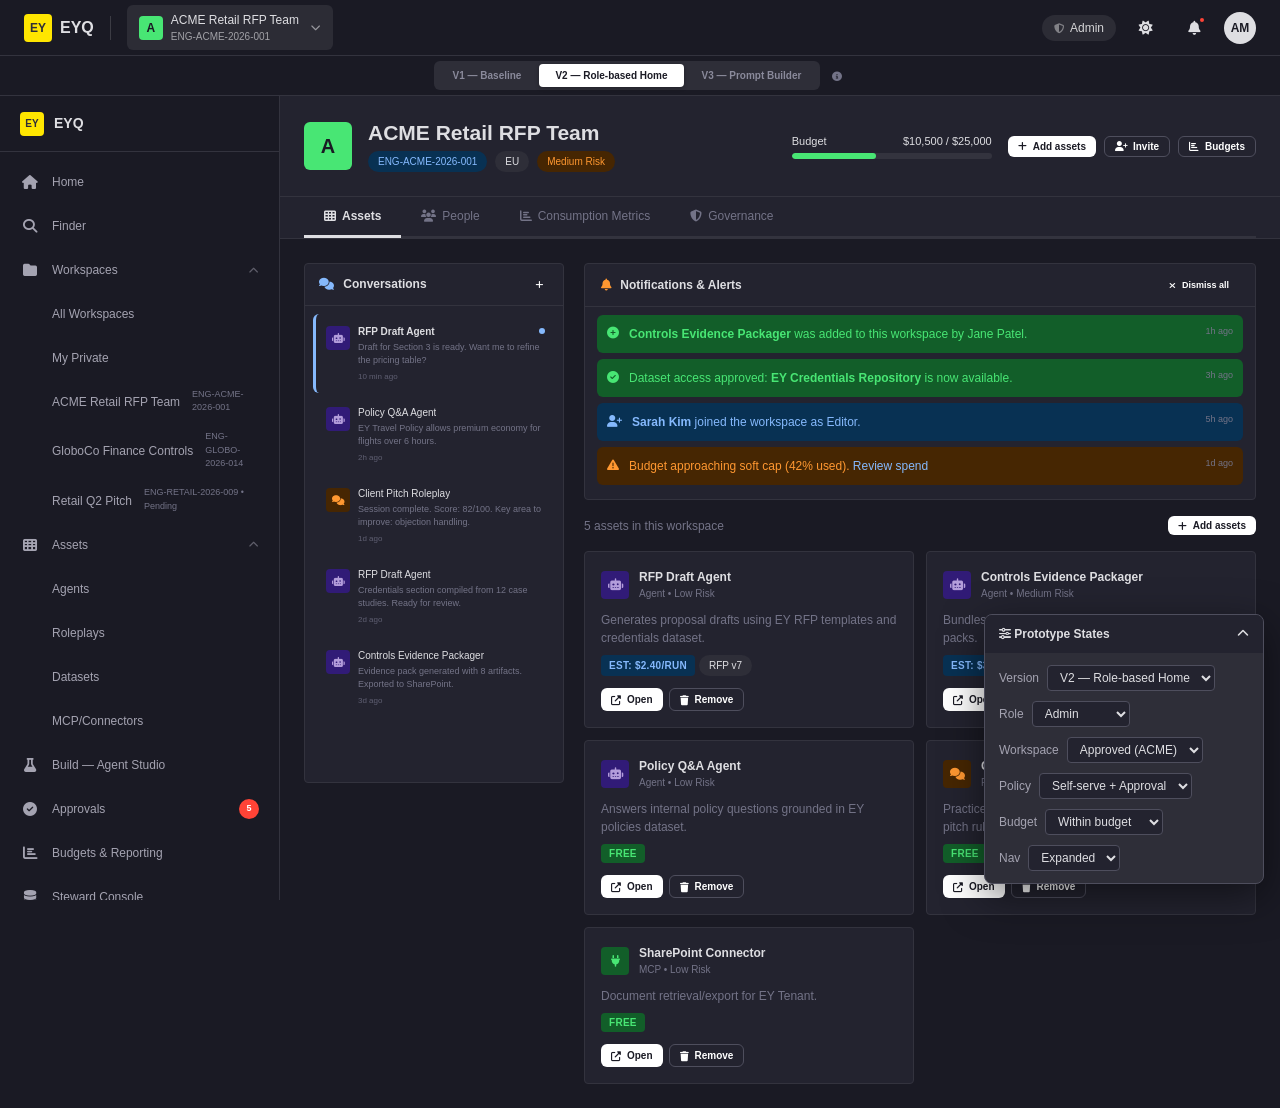
<file: workspace-home.html>
<!DOCTYPE html>
<html lang="en">
<head>
  <meta charset="UTF-8">
  <meta name="viewport" content="width=device-width, initial-scale=1.0">
  <title>EYQ — Workspace Home</title>
  <link rel="stylesheet" href="styles.css">
  <link rel="stylesheet" href="https://cdnjs.cloudflare.com/ajax/libs/font-awesome/6.5.1/css/all.min.css">
  <style>
    .ws-conversations-sidebar .card { max-height: 520px; display: flex; flex-direction: column; }
    .ws-conversations-sidebar .card-body { overflow-y: auto; scrollbar-width: thin; flex: 1; }
  </style>
</head>
<body class="motif-theme-dark">

<header class="top-bar">
  <div class="top-bar-left">
    <a href="index.html" class="logo"><span class="logo-mark">EY</span> EYQ</a>
    <div class="divider-v"></div>
    <div class="ws-switcher" id="ws-switcher" onclick="toggleWsDropdown()">
      <div class="ws-switcher-icon" id="ws-switcher-icon"></div>
      <div>
        <div class="ws-switcher-label" id="ws-switcher-label"></div>
        <div class="ws-switcher-meta" id="ws-switcher-meta"></div>
      </div>
      <span class="ws-switcher-arrow"><i class="fas fa-chevron-down"></i></span>
      <div class="ws-dropdown hidden" id="ws-dropdown" onclick="event.stopPropagation()">
        <div class="ws-dropdown-header">Switch Workspace</div>
        <div id="ws-dropdown-list"></div>
        <div class="ws-dropdown-create" onclick="navigateTo('workspaces.html')">
          <i class="fas fa-th-large"></i> View All Workspaces
        </div>
      </div>
    </div>
  </div>
  <div class="top-bar-right">
    <span id="role-indicator" class="role-chip-bar" style="cursor:default"><i class="fas fa-shield-alt"></i> Admin</span>
    <button class="notif-btn" id="theme-toggle-btn" onclick="toggleTheme()"><i class="fas fa-sun"></i></button>
    <a href="approvals.html" class="notif-btn"><i class="fas fa-bell"></i><span class="notif-dot"></span></a>
    <div class="avatar">AM</div>
  </div>
</header>
<div class="version-bar">
  <div class="version-switcher-wrap" id="version-switcher"></div>
  <span class="version-desc"><i class="fas fa-info-circle"></i> <span id="version-desc-text"></span></span>
</div>

<nav class="left-nav" role="navigation"></nav>

<main class="app-content">
  <div id="banner-area"></div>

  <!-- Workspace Header -->
  <div class="ws-home-header" id="ws-header"></div>

  <!-- Tabs -->
  <div style="padding:0 24px;background:var(--card-bg);border-bottom:1px solid var(--card-border)">
    <div class="tabs" style="max-width:1400px;margin:0 auto">
      <button class="tab active" onclick="switchWsTab(this,'assets')"><i class="fas fa-th"></i> Assets</button>
      <button class="tab" onclick="switchWsTab(this,'people')"><i class="fas fa-users"></i> People</button>
      <button class="tab" onclick="switchWsTab(this,'metrics')"><i class="fas fa-chart-bar"></i> Consumption Metrics</button>
      <button class="tab" onclick="switchWsTab(this,'governance')"><i class="fas fa-shield-alt"></i> Governance</button>
    </div>
  </div>

  <div class="page-container">
    <!-- Assets Tab -->
    <div class="tab-content active" id="tab-assets">
      <div style="display:grid;grid-template-columns:260px 1fr;gap:20px">

        <!-- Left Sidebar: Conversation History -->
        <div class="ws-conversations-sidebar" id="ws-conversations">
          <div class="card" style="height:100%">
            <div class="card-header" style="padding:12px 14px">
              <h3 style="font-size:var(--font-size-12)"><i class="fas fa-comments" style="margin-right:6px;color:var(--ey-blue)"></i> Conversations</h3>
              <button class="btn btn-ghost btn-sm" style="font-size:9px;padding:2px 6px" title="New chat"><i class="fas fa-plus"></i></button>
            </div>
            <div class="card-body" style="padding:8px;display:flex;flex-direction:column;gap:2px" id="conversation-list"></div>
          </div>
        </div>

        <!-- Main: Assets + Notifications -->
        <div>
          <!-- Notifications & Alerts -->
          <div class="card" style="margin-bottom:16px" id="ws-notifications-card">
            <div class="card-header" style="padding:12px 16px">
              <h3 style="font-size:var(--font-size-12)"><i class="fas fa-bell" style="margin-right:6px;color:var(--ey-orange)"></i> Notifications & Alerts</h3>
              <button class="btn btn-ghost btn-sm" style="font-size:9px" onclick="this.closest('.card').style.display='none'"><i class="fas fa-times"></i> Dismiss all</button>
            </div>
            <div class="card-body" style="padding:8px 12px" id="ws-notifications"></div>
          </div>

          <!-- Assets Grid -->
          <div style="display:flex;align-items:center;justify-content:space-between;margin-bottom:16px">
            <div class="text-sm text-muted" id="asset-count"></div>
            <div style="display:flex;gap:8px" id="asset-actions"></div>
          </div>
          <div class="ws-asset-grid" id="ws-assets-grid"></div>
        </div>
      </div>
    </div>

    <!-- People Tab -->
    <div class="tab-content" id="tab-people">
      <div style="display:flex;align-items:center;justify-content:space-between;margin-bottom:16px">
        <h3>Members</h3>
        <div id="invite-btn-area"></div>
      </div>
      <div id="people-list"></div>
    </div>

    <!-- Metrics Tab (now includes Budgets & Reporting) -->
    <div class="tab-content" id="tab-metrics">
      <div id="metrics-content"></div>
    </div>

    <!-- Governance Tab -->
    <div class="tab-content" id="tab-governance">
      <div style="display:grid;grid-template-columns:1fr 1fr;gap:16px;margin-bottom:16px">
        <div class="card"><div class="card-header"><h3>Datasets Connected</h3></div><div class="card-body">
          <div style="display:flex;align-items:center;gap:10px;padding:8px 0;border-bottom:1px solid var(--card-border)"><div class="asset-type-icon dataset"><i class="fas fa-database"></i></div><div style="flex:1"><div style="font-weight:600;font-size:0.857rem">EY Credentials Repository</div><div class="text-xs text-muted">Medium Risk &bull; RLS enabled</div></div><span class="chip chip-green">Approved</span></div>
          <div style="display:flex;align-items:center;gap:10px;padding:8px 0"><div class="asset-type-icon dataset"><i class="fas fa-database"></i></div><div style="flex:1"><div style="font-weight:600;font-size:0.857rem">Policy & Methodology Library</div><div class="text-xs text-muted">Low Risk</div></div><span class="chip chip-green">Approved</span></div>
        </div></div>
        <div class="card"><div class="card-header"><h3>Export Policy</h3></div><div class="card-body">
          <div style="display:flex;align-items:center;gap:8px;padding:6px 0"><i class="fas fa-check-circle" style="color:var(--ey-green)"></i> EY SharePoint &mdash; Allowed</div>
          <div style="display:flex;align-items:center;gap:8px;padding:6px 0"><i class="fas fa-times-circle" style="color:var(--ey-red)"></i> External email &mdash; Blocked</div>
          <div style="display:flex;align-items:center;gap:8px;padding:6px 0"><i class="fas fa-times-circle" style="color:var(--ey-red)"></i> Third-party storage &mdash; Blocked</div>
        </div></div>
      </div>
      <div class="card"><div class="card-header"><h3>Incidents & Violations</h3></div><div class="card-body"><p class="text-sm text-muted">No incidents reported for this workspace.</p></div></div>
      <div class="card" style="margin-top:16px"><div class="card-header"><h3>Pending Approvals</h3></div><div class="card-body">
        <div style="display:flex;align-items:center;gap:10px;padding:8px 0"><div class="approval-icon dataset"><i class="fas fa-database"></i></div><div style="flex:1"><div style="font-weight:600;font-size:0.857rem">Dataset access: Client Financials</div><div class="text-xs text-muted">Requested 2 days ago &bull; Steward review</div></div><span class="chip chip-orange">Pending</span></div>
      </div></div>
    </div>
  </div>
</main>

<div class="modal-overlay" id="ws-create-modal"><div class="modal"><div class="modal-header"><h2>Create Team Workspace</h2><button class="modal-close" onclick="closeModal('ws-create-modal')">&times;</button></div><div class="stepper"><div class="step active"><span class="step-num">1</span> Basics</div><div class="step-connector"></div><div class="step"><span class="step-num">2</span> Engagement Code</div><div class="step-connector"></div><div class="step"><span class="step-num">3</span> Members & Assets</div><div class="step-connector"></div><div class="step"><span class="step-num">4</span> Budgets & Policies</div></div><div class="modal-body" id="ws-create-body"></div><div class="modal-footer" id="ws-create-footer"></div></div></div>

<div class="state-switcher"><div class="state-switcher-header" onclick="toggleStateSwitcher()"><span><i class="fas fa-sliders-h"></i> Prototype States</span><i class="fas fa-chevron-up"></i></div><div class="state-switcher-body"></div></div>

<script src="app.js"></script>
<script>
function getWsParam() {
  const params = new URLSearchParams(window.location.search);
  return params.get('ws') || 'acme';
}

function getCurrentWs() {
  return WORKSPACES[getWsParam()] || WORKSPACES.acme;
}

function getWsAssets() {
  const wsId = getWsParam();
  if (wsId === 'private') return getAllAssets().filter(a => a.pricing === 'free');
  return getAllAssets().filter(a => {
    if (wsId === 'acme') return ['rfp-draft','policy-qa','controls-packager','client-pitch','sharepoint'].includes(a.id);
    if (wsId === 'globo') return ['controls-packager','controls-walkthrough','policy-qa','credentials-repo'].includes(a.id);
    return ['client-pitch','policy-qa'].includes(a.id);
  });
}

function switchWsTab(btn, tabId) {
  $$('.tab').forEach(t => t.classList.remove('active'));
  btn.classList.add('active');
  $$('.tab-content').forEach(t => t.classList.remove('active'));
  $(`#tab-${tabId}`).classList.add('active');
}

function renderWsHeader() {
  const ws = getCurrentWs();
  const container = $('#ws-header');
  if (!container) return;
  const isPending = ws.status === 'pending';
  const budgetHtml = ws.budget ? `<div style="width:200px"><div style="display:flex;justify-content:space-between;font-size:0.786rem;margin-bottom:4px"><span>Budget</span><span>$${(ws.used||0).toLocaleString()} / $${ws.budget.toLocaleString()}</span></div><div class="progress-bar" style="height:6px"><div class="progress-fill ${(ws.pct||0)>75?'orange':'green'}" style="width:${ws.pct||0}%"></div></div></div>` : '';
  container.innerHTML = `
    <div class="ws-home-info">
      <div class="ws-home-icon" style="background:${isPending?'var(--ey-orange)':ws.type==='private'?'var(--ey-gray-500)':'var(--ey-green)'};color:#1A1A24">${ws.icon}</div>
      <div>
        <h1 style="font-size:1.5rem">${ws.name}</h1>
        <div class="ws-home-meta">
          ${ws.engCode ? `<span class="chip chip-blue">${ws.engCode}</span>` : '<span class="chip chip-default">Free tier</span>'}
          ${ws.region ? `<span class="chip chip-default">${ws.region}</span>` : ''}
          ${ws.riskTier ? `<span class="chip chip-${ws.riskTier==='Low'?'green':ws.riskTier==='Medium'?'orange':'red'}">${ws.riskTier} Risk</span>` : ''}
          ${isPending ? '<span class="chip chip-orange"><i class="fas fa-clock"></i> Pending Approval</span>' : ''}
        </div>
      </div>
    </div>
    <div style="display:flex;align-items:center;gap:16px">
      ${budgetHtml}
      <div class="ws-home-actions" id="ws-quick-actions"></div>
    </div>`;
  renderWsQuickActions();
}

function renderWsQuickActions() {
  const container = $('#ws-quick-actions');
  if (!container) return;
  let html = '';
  if (isAdmin()) {
    html += `<button class="btn btn-primary btn-sm" onclick="navigateTo('finder.html')"><i class="fas fa-plus"></i> Add assets</button>`;
    html += `<button class="btn btn-secondary btn-sm" onclick="alert('Invite dialog...')"><i class="fas fa-user-plus"></i> Invite</button>`;
    html += `<button class="btn btn-secondary btn-sm" onclick="navigateTo('budgets.html')"><i class="fas fa-chart-bar"></i> Budgets</button>`;
  }
  container.innerHTML = html;
}

function renderWsAssets() {
  const grid = $('#ws-assets-grid');
  const count = $('#asset-count');
  const actions = $('#asset-actions');
  if (!grid) return;
  const assets = getWsAssets();
  const ws = getCurrentWs();
  const isPending = ws.status === 'pending';

  if (count) count.textContent = `${assets.length} assets in this workspace`;
  if (actions && isAdmin()) actions.innerHTML = `<button class="btn btn-primary btn-sm" onclick="navigateTo('finder.html')"><i class="fas fa-plus"></i> Add assets</button>`;

  grid.innerHTML = assets.map(a => {
    const isPaid = a.pricing !== 'free';
    const locked = isPending && isPaid;
    const openUrl = a.type === 'Agent' ? `agent-chat.html?ws=${getWsParam()}&asset=${a.id}` : `asset-detail.html?id=${a.id}`;
    return `<div class="ws-asset-card">
      ${locked ? '<div class="locked-badge"><i class="fas fa-lock"></i> Locked until approval</div>' : ''}
      <div style="display:flex;align-items:center;gap:10px;margin-bottom:10px">
        <div class="asset-type-icon ${typeClass(a.type)}"><i class="fas ${typeIcon(a.type)}"></i></div>
        <div><div style="font-weight:600;font-size:0.857rem">${a.name}</div><div class="text-xs text-muted">${a.type} &bull; ${a.risk} Risk</div></div>
      </div>
      <div class="text-sm text-muted" style="margin-bottom:8px">${a.desc}</div>
      <div style="display:flex;flex-wrap:wrap;gap:4px;margin-bottom:8px">${pricingBadge(a.pricing, a.cost)} ${a.template ? `<span class="chip chip-default">${a.template}</span>` : ''}</div>
      <div class="ws-asset-actions">
        <a href="${openUrl}" class="btn btn-primary btn-sm ${locked?'disabled':''}" ${locked?'onclick="event.preventDefault()"':''}><i class="fas fa-external-link-alt"></i> Open</a>
        ${isAdmin() ? `<button class="btn btn-secondary btn-sm" onclick="alert('Asset removed from workspace')"><i class="fas fa-trash"></i> Remove</button>` : ''}
      </div>
    </div>`;
  }).join('');
}

/* ---- Conversation History ---- */
const WS_CONVERSATIONS = {
  acme: [
    { id: 'c1', agent: 'RFP Draft Agent', agentIcon: 'fa-robot', agentCls: 'agent', lastMsg: 'Draft for Section 3 is ready. Want me to refine the pricing table?', time: '10 min ago', unread: true },
    { id: 'c2', agent: 'Policy Q&A Agent', agentIcon: 'fa-robot', agentCls: 'agent', lastMsg: 'EY Travel Policy allows premium economy for flights over 6 hours.', time: '2h ago', unread: false },
    { id: 'c3', agent: 'Client Pitch Roleplay', agentIcon: 'fa-comments', agentCls: 'roleplay', lastMsg: 'Session complete. Score: 82/100. Key area to improve: objection handling.', time: '1d ago', unread: false },
    { id: 'c4', agent: 'RFP Draft Agent', agentIcon: 'fa-robot', agentCls: 'agent', lastMsg: 'Credentials section compiled from 12 case studies. Ready for review.', time: '2d ago', unread: false },
    { id: 'c5', agent: 'Controls Evidence Packager', agentIcon: 'fa-robot', agentCls: 'agent', lastMsg: 'Evidence pack generated with 8 artifacts. Exported to SharePoint.', time: '3d ago', unread: false }
  ],
  globo: [
    { id: 'c1', agent: 'Controls Evidence Packager', agentIcon: 'fa-robot', agentCls: 'agent', lastMsg: 'Evidence pack for Q2 review is ready. 12 artifacts bundled.', time: '30 min ago', unread: true },
    { id: 'c2', agent: 'Controls Walkthrough Roleplay', agentIcon: 'fa-comments', agentCls: 'roleplay', lastMsg: 'Walkthrough simulation complete. Score: 91/100.', time: '5h ago', unread: false },
    { id: 'c3', agent: 'Policy Q&A Agent', agentIcon: 'fa-robot', agentCls: 'agent', lastMsg: 'SOX compliance requirements for IT general controls...', time: '1d ago', unread: false }
  ],
  retail: [
    { id: 'c1', agent: 'Client Pitch Roleplay', agentIcon: 'fa-comments', agentCls: 'roleplay', lastMsg: 'Ready to start your pitch practice session.', time: '1d ago', unread: false }
  ],
  private: [
    { id: 'c1', agent: 'Policy Q&A Agent', agentIcon: 'fa-robot', agentCls: 'agent', lastMsg: 'I can help with EY policy questions. What do you need?', time: '3d ago', unread: false }
  ]
};

function renderConversationHistory() {
  const container = $('#conversation-list');
  if (!container) return;
  const wsId = getWsParam();
  const conversations = WS_CONVERSATIONS[wsId] || [];

  if (!conversations.length) {
    container.innerHTML = '<div style="padding:16px;text-align:center;color:var(--ey-gray-500);font-size:var(--font-size-10)">No conversations yet. Open an agent to start chatting.</div>';
    return;
  }

  container.innerHTML = conversations.map(c => `
    <a href="agent-chat.html?ws=${wsId}&asset=${c.id}" style="display:flex;align-items:start;gap:8px;padding:10px;border-radius:var(--radius-md);text-decoration:none;color:inherit;transition:background var(--transition);cursor:pointer;border-left:3px solid ${c.unread ? 'var(--ey-blue)' : 'transparent'}" onmouseover="this.style.background='var(--chip-bg)'" onmouseout="this.style.background='transparent'">
      <div class="asset-type-icon ${c.agentCls}" style="width:24px;height:24px;font-size:10px;flex-shrink:0;margin-top:2px"><i class="fas ${c.agentIcon}"></i></div>
      <div style="flex:1;min-width:0">
        <div style="display:flex;align-items:center;justify-content:space-between;gap:4px">
          <div style="font-weight:${c.unread ? '700' : '500'};font-size:var(--font-size-10);white-space:nowrap;overflow:hidden;text-overflow:ellipsis">${c.agent}</div>
          ${c.unread ? '<span style="width:6px;height:6px;border-radius:50%;background:var(--ey-blue);flex-shrink:0"></span>' : ''}
        </div>
        <div style="font-size:9px;color:var(--ey-gray-500);margin-top:2px;display:-webkit-box;-webkit-line-clamp:2;-webkit-box-orient:vertical;overflow:hidden">${c.lastMsg}</div>
        <div style="font-size:8px;color:var(--ey-gray-400);margin-top:3px">${c.time}</div>
      </div>
    </a>`).join('');
}

/* ---- Workspace Notifications ---- */
const WS_NOTIFICATIONS = {
  acme: [
    { type: 'success', icon: 'fa-plus-circle', msg: '<strong>Controls Evidence Packager</strong> was added to this workspace by Jane Patel.', time: '1h ago' },
    { type: 'success', icon: 'fa-check-circle', msg: 'Dataset access approved: <strong>EY Credentials Repository</strong> is now available.', time: '3h ago' },
    { type: 'info', icon: 'fa-user-plus', msg: '<strong>Sarah Kim</strong> joined the workspace as Editor.', time: '5h ago' },
    { type: 'warning', icon: 'fa-exclamation-triangle', msg: 'Budget approaching soft cap (42% used). <a href="#" onclick="event.preventDefault();switchWsTab(document.querySelectorAll(\'.tab\')[2],\'metrics\')">Review spend</a>', time: '1d ago' }
  ],
  globo: [
    { type: 'warning', icon: 'fa-exclamation-triangle', msg: 'Budget approaching soft cap (<strong>67%</strong> used). Review spending.', time: '2h ago' },
    { type: 'success', icon: 'fa-check-circle', msg: 'Dataset access approved: <strong>Policy & Methodology Library</strong>.', time: '1d ago' },
    { type: 'info', icon: 'fa-robot', msg: '<strong>Controls Walkthrough Roleplay</strong> updated to v3.2.', time: '2d ago' }
  ],
  retail: [
    { type: 'warning', icon: 'fa-clock', msg: 'Workspace pending approval. Free assets available. Paid assets locked.', time: '1d ago' }
  ],
  private: [
    { type: 'info', icon: 'fa-info-circle', msg: 'Upgrade to a Team Workspace to access paid assets and collaboration features.', time: '1w ago' }
  ]
};

function renderWsNotifications() {
  const container = $('#ws-notifications');
  if (!container) return;
  const wsId = getWsParam();
  const notifications = WS_NOTIFICATIONS[wsId] || [];

  if (!notifications.length) {
    container.innerHTML = '<div class="text-sm text-muted" style="padding:8px">No new notifications.</div>';
    return;
  }

  const bgMap = { success: 'var(--badge-success-bg)', warning: 'var(--badge-warning-bg)', info: 'var(--badge-info-bg)', error: 'var(--badge-error-bg)' };
  const colorMap = { success: 'var(--ey-green)', warning: 'var(--ey-orange)', info: 'var(--ey-blue)', error: 'var(--ey-red)' };

  container.innerHTML = notifications.map(n => `
    <div style="display:flex;align-items:start;gap:10px;padding:10px;background:${bgMap[n.type]};border-radius:var(--radius-md);margin-bottom:6px;font-size:var(--font-size-12)">
      <i class="fas ${n.icon}" style="color:${colorMap[n.type]};margin-top:2px;flex-shrink:0"></i>
      <div style="flex:1;color:${colorMap[n.type]}">${n.msg}</div>
      <span style="font-size:9px;color:var(--ey-gray-500);white-space:nowrap;flex-shrink:0">${n.time}</span>
    </div>`).join('');
}

/* ---- Consumption Metrics + Budget & Reporting ---- */
const WS_BUDGET_DATA = {
  acme: { budget: 25000, used: 10500, pct: 42, forecast: 2100, timeSaved: 142,
    weeklyData: [1200, 1800, 1500, 2100, 1900, 1400, 1600], labels: ['Mon','Tue','Wed','Thu','Fri','Sat','Sun'],
    byAsset: [{n:'RFP Draft Agent',s:4200,r:45,p:40},{n:'Policy Q&A Agent',s:0,r:120,p:0},{n:'Controls Packager',s:3800,r:22,p:36},{n:'Other',s:2500,r:18,p:24}],
    topUsers: [{n:'Alex Morgan',i:'AM',s:3400,w:34,runs:72,saved:'28h'},{n:'Jane Patel',i:'JP',s:2800,w:48,runs:89,saved:'34h'},{n:'Sarah Kim',i:'SK',s:2100,w:22,runs:56,saved:'18h'},{n:'Raj Patel',i:'RP',s:1400,w:15,runs:30,saved:'9h'}],
    alerts: [{t:'info',i:'fa-chart-line',m:'7-day forecast: $2,100. On track.'},{t:'success',i:'fa-check-circle',m:'All users within weekly caps.'}]
  },
  globo: { budget: 40000, used: 26800, pct: 67, forecast: 4200, timeSaved: 210,
    weeklyData: [3200, 4100, 3800, 4500, 3900, 2800, 3500], labels: ['Mon','Tue','Wed','Thu','Fri','Sat','Sun'],
    byAsset: [{n:'Controls Packager',s:12400,r:68,p:46},{n:'Controls Roleplay',s:5600,r:35,p:21},{n:'Policy Q&A',s:4800,r:52,p:18},{n:'Other',s:4000,r:40,p:15}],
    topUsers: [{n:'Miguel Santos',i:'MS',s:8200,w:82,runs:95,saved:'72h'},{n:'Alex Morgan',i:'AM',s:6400,w:64,runs:72,saved:'48h'},{n:'David Brown',i:'DB',s:5100,w:51,runs:60,saved:'38h'},{n:'Maria Garcia',i:'MG',s:4200,w:42,runs:48,saved:'32h'}],
    alerts: [{t:'warning',i:'fa-exclamation-triangle',m:'Approaching soft cap (75%). Currently 67%.'},{t:'warning',i:'fa-user-clock',m:'Miguel Santos at 82% of weekly cap.'},{t:'info',i:'fa-chart-line',m:'7-day forecast: $4,200.'}]
  },
  retail: { pending: true },
  private: { noBudget: true }
};

function renderMetricsTab() {
  const container = $('#metrics-content');
  if (!container) return;
  const wsId = getWsParam();
  const d = WS_BUDGET_DATA[wsId];

  if (!d || d.noBudget) {
    container.innerHTML = '<div class="card" style="text-align:center;padding:60px"><div class="completion-icon pending" style="background:var(--chip-bg);color:var(--ey-gray-500)"><i class="fas fa-chart-bar"></i></div><h2>No Budget Tracking</h2><p style="margin-top:8px">Free tier workspaces do not have budget tracking. Create a Team Workspace to enable budgets.</p></div>';
    return;
  }
  if (d.pending) {
    container.innerHTML = '<div class="card" style="text-align:center;padding:60px"><div class="completion-icon pending"><i class="fas fa-clock"></i></div><h2>Workspace Pending Approval</h2><p style="margin-top:8px">Free assets available. Budget tracking starts after approval.</p><div style="margin-top:20px;display:flex;gap:8px;justify-content:center"><button class="btn btn-primary" onclick="alert(\'Reminder sent\')"><i class="fas fa-bell"></i> Nudge Approver</button><button class="btn btn-secondary" onclick="navigateTo(\'finder.html\')">Browse Free Assets</button></div></div>';
    return;
  }

  const totalRuns = d.byAsset.reduce((s, a) => s + a.r, 0);
  const col = d.pct >= 100 ? 'red' : d.pct >= 75 ? 'orange' : 'green';
  const roi = d.timeSaved ? ((d.timeSaved * 150) / d.used).toFixed(1) : 'N/A';
  const barMax = Math.max(...d.weeklyData);
  const bars = d.weeklyData.map((v, i) => `<div class="chart-bar" style="height:${(v / barMax) * 140}px"><span class="chart-bar-value">$${v}</span><span class="chart-bar-label">${d.labels[i]}</span></div>`).join('') +
    `<div class="chart-bar forecast" style="height:${(d.forecast / 7 / barMax) * 140}px"><span class="chart-bar-value" style="color:var(--ey-blue)">~$${Math.round(d.forecast / 7)}/d</span><span class="chart-bar-label">Forecast</span></div>`;

  container.innerHTML = `
    <!-- Summary Stats -->
    <div class="stat-row">
      <div class="stat-box"><div class="stat-value" style="color:var(--ey-blue)">${totalRuns}</div><div class="stat-label">Total Runs</div></div>
      <div class="stat-box"><div class="stat-value" style="color:var(--ey-green)">${d.timeSaved}h</div><div class="stat-label">Time Saved</div></div>
      <div class="stat-box"><div class="stat-value" style="color:var(--ey-orange)">$${d.used.toLocaleString()}</div><div class="stat-label">Total Spend</div></div>
      <div class="stat-box"><div class="stat-value" style="color:var(--ey-purple)">${roi}x</div><div class="stat-label">ROI</div></div>
    </div>

    <!-- Budget vs Actual + Daily Spend -->
    <div style="display:grid;grid-template-columns:1fr 1fr;gap:16px;margin-bottom:16px">
      <div class="card" style="padding:20px">
        <h3 style="margin-bottom:16px"><i class="fas fa-chart-bar" style="color:var(--ey-blue);margin-right:6px"></i> Budget vs Actual</h3>
        <div style="display:flex;justify-content:space-between;font-size:0.857rem;margin-bottom:6px"><span style="font-weight:600">Monthly Budget</span><span>$${d.used.toLocaleString()} / $${d.budget.toLocaleString()}</span></div>
        <div class="progress-bar" style="height:12px"><div class="progress-fill ${col}" style="width:${d.pct}%"></div></div>
        <div class="progress-markers" style="height:16px"><span class="progress-marker" style="left:75%">75% soft</span><span class="progress-marker" style="left:100%">100% hard</span></div>
        <div style="margin-top:12px;display:flex;gap:12px">
          <div class="stat-box" style="padding:10px;flex:1"><div class="stat-value" style="font-size:1rem">${d.pct}%</div><div class="stat-label">Used</div></div>
          <div class="stat-box" style="padding:10px;flex:1"><div class="stat-value" style="font-size:1rem">$${d.forecast.toLocaleString()}</div><div class="stat-label">7-Day Forecast</div></div>
        </div>
      </div>
      <div class="card" style="padding:20px">
        <h3 style="margin-bottom:16px"><i class="fas fa-chart-line" style="color:var(--ey-green);margin-right:6px"></i> Daily Spend</h3>
        <div style="height:180px;display:flex;align-items:flex-end"><div class="chart-bars" style="width:100%">${bars}</div></div>
      </div>
    </div>

    <!-- Spend by Asset + Top Users -->
    <div style="display:grid;grid-template-columns:1fr 1fr;gap:16px;margin-bottom:16px">
      <div class="card" style="padding:20px">
        <h3 style="margin-bottom:12px"><i class="fas fa-puzzle-piece" style="color:var(--ey-purple);margin-right:6px"></i> Spend by Asset</h3>
        <table class="data-table"><thead><tr><th>Asset</th><th>Spend</th><th>Runs</th><th>Share</th></tr></thead><tbody>
        ${d.byAsset.map(a => `<tr><td style="font-weight:500">${a.n}</td><td>${a.s > 0 ? '$' + a.s.toLocaleString() : 'Free'}</td><td>${a.r}</td><td>${a.p > 0 ? a.p + '%' : '-'}<span class="mini-bar"><span class="mini-bar-fill" style="width:${a.p}%;background:var(--ey-blue)"></span></span></td></tr>`).join('')}
        </tbody></table>
      </div>
      <div class="card" style="padding:20px">
        <h3 style="margin-bottom:12px"><i class="fas fa-users" style="color:var(--ey-orange);margin-right:6px"></i> Top Users</h3>
        <table class="data-table"><thead><tr><th>User</th><th>Runs</th><th>Spend</th><th>Time Saved</th></tr></thead><tbody>
        ${d.topUsers.map(u => `<tr><td><div style="display:flex;align-items:center;gap:8px"><div class="avatar" style="width:24px;height:24px;font-size:9px">${u.i}</div> ${u.n}</div></td><td>${u.runs}</td><td>$${u.s.toLocaleString()}</td><td>${u.saved}</td></tr>`).join('')}
        </tbody></table>
      </div>
    </div>

    <!-- ROI + Alerts -->
    <div style="display:grid;grid-template-columns:1fr 1fr;gap:16px">
      <div class="card" style="padding:20px">
        <h3 style="margin-bottom:12px"><i class="fas fa-tachometer-alt" style="color:var(--ey-purple);margin-right:6px"></i> ROI: Time Saved vs Spend</h3>
        <div style="display:grid;grid-template-columns:1fr 1fr;gap:12px;margin-bottom:12px">
          <div class="stat-box" style="padding:12px"><div class="stat-value" style="font-size:1.286rem">${d.timeSaved}h</div><div class="stat-label">Time Saved</div></div>
          <div class="stat-box" style="padding:12px"><div class="stat-value" style="font-size:1.286rem">${roi}x</div><div class="stat-label">ROI Ratio</div></div>
        </div>
        <p class="text-xs text-muted">Estimated at $150/hr consultant rate. Time saved based on task completion benchmarks.</p>
      </div>
      <div class="card" style="padding:20px">
        <h3 style="margin-bottom:12px"><i class="fas fa-bell" style="color:var(--ey-orange);margin-right:6px"></i> Budget Alerts</h3>
        <div style="display:flex;flex-direction:column;gap:8px">
        ${d.alerts.map(a => { const bg = a.t === 'warning' ? 'var(--badge-warning-bg)' : a.t === 'success' ? 'var(--badge-success-bg)' : 'var(--badge-info-bg)'; const tc = a.t === 'warning' ? 'var(--ey-orange)' : a.t === 'success' ? 'var(--ey-green)' : 'var(--ey-blue)'; return `<div style="display:flex;align-items:center;gap:10px;padding:10px;background:${bg};border-radius:var(--radius-md);font-size:0.857rem;color:${tc}"><i class="fas ${a.i}"></i> ${a.m}</div>`; }).join('')}
        </div>
      </div>
    </div>`;
}

function renderPeople() {
  const list = $('#people-list');
  const inviteArea = $('#invite-btn-area');
  if (!list) return;
  const ws = getCurrentWs();
  if (inviteArea && isAdmin()) inviteArea.innerHTML = `<button class="btn btn-primary btn-sm" onclick="alert('Invite members...')"><i class="fas fa-user-plus"></i> Invite</button>`;

  const members = [
    { initials: 'AM', name: 'Alex Morgan', role: 'Admin', email: 'alex.morgan@ey.com' },
    { initials: 'JP', name: 'Jane Patel', role: 'Admin', email: 'jane.patel@ey.com' },
    { initials: 'SK', name: 'Sarah Kim', role: 'Editor', email: 'sarah.kim@ey.com' },
    { initials: 'RP', name: 'Raj Patel', role: 'Reader', email: 'raj.patel@ey.com' }
  ];
  list.innerHTML = `<table class="data-table"><thead><tr><th>Member</th><th>Role</th><th>Email</th>${isAdmin()?'<th>Actions</th>':''}</tr></thead><tbody>
    ${members.map(m => `<tr><td><div style="display:flex;align-items:center;gap:8px"><div class="avatar" style="width:28px;height:28px;font-size:10px">${m.initials}</div> ${m.name}</div></td><td><span class="chip chip-${m.role==='Admin'?'blue':m.role==='Editor'?'green':'default'}">${m.role}</span></td><td class="text-muted">${m.email}</td>${isAdmin()?`<td><button class="btn btn-ghost btn-sm" onclick="alert('Role changed')">Change role</button><button class="btn btn-ghost btn-sm" style="color:var(--ey-red)" onclick="alert('Member removed')">Remove</button></td>`:''}</tr>`).join('')}
  </tbody></table>`;
}

function toggleWsDropdown() {
  const dd = $('#ws-dropdown');
  if (dd) dd.classList.toggle('hidden');
}

function renderWsSwitcher() {
  const ws = getCurrentWs();
  const icon = $('#ws-switcher-icon');
  const label = $('#ws-switcher-label');
  const meta = $('#ws-switcher-meta');
  const list = $('#ws-dropdown-list');
  const switcher = $('#ws-switcher');

  if (!icon || !label) return;

  const isPending = ws.status === 'pending';
  const isPrivate = ws.type === 'private';
  const statusCls = isPrivate ? 'ws-private' : isPending ? 'ws-pending' : 'ws-approved';
  switcher.className = `ws-switcher ${statusCls}`;

  icon.textContent = ws.icon;
  icon.style.background = isPrivate ? '#737387' : isPending ? '#FF9831' : '#48E674';
  icon.style.color = '#1A1A24';
  label.textContent = ws.name;
  meta.textContent = ws.engCode || 'Free tier';

  const allWs = Object.values(WORKSPACES);
  const currentId = getWsParam();
  list.innerHTML = allWs.map(w => {
    const active = w.id === currentId ? ' active' : '';
    const wPrivate = w.type === 'private';
    const wPending = w.status === 'pending';
    const iconBg = wPrivate ? '#737387' : wPending ? '#FF9831' : '#48E674';
    const budgetHtml = w.budget ? `<div class="ws-dropdown-budget"><div class="ws-dropdown-budget-fill" style="width:${w.pct}%;background:${(w.pct||0)>75?'var(--ey-orange)':'var(--ey-green)'}"></div></div>` : '';
    return `<div class="ws-dropdown-item${active}" onclick="navigateTo('workspace-home.html?ws=${w.id}')">
      <div class="ws-icon" style="background:${iconBg};color:#1A1A24">${w.icon}</div>
      <div class="ws-info">
        <div class="ws-name">${w.name}</div>
        <div class="ws-meta">${w.engCode || 'Free tier'}${wPending ? ' &bull; Pending' : ''}</div>
      </div>
      ${budgetHtml}
    </div>`;
  }).join('');
}

document.addEventListener('click', function(e) {
  const dd = $('#ws-dropdown');
  const switcher = $('#ws-switcher');
  if (dd && switcher && !switcher.contains(e.target)) {
    dd.classList.add('hidden');
  }
});

function updatePageUI() {
  renderWsSwitcher();
  renderWsHeader();
  renderConversationHistory();
  renderWsNotifications();
  renderWsAssets();
  renderMetricsTab();
  renderPeople();
}
</script>
</body>
</html>
</file>
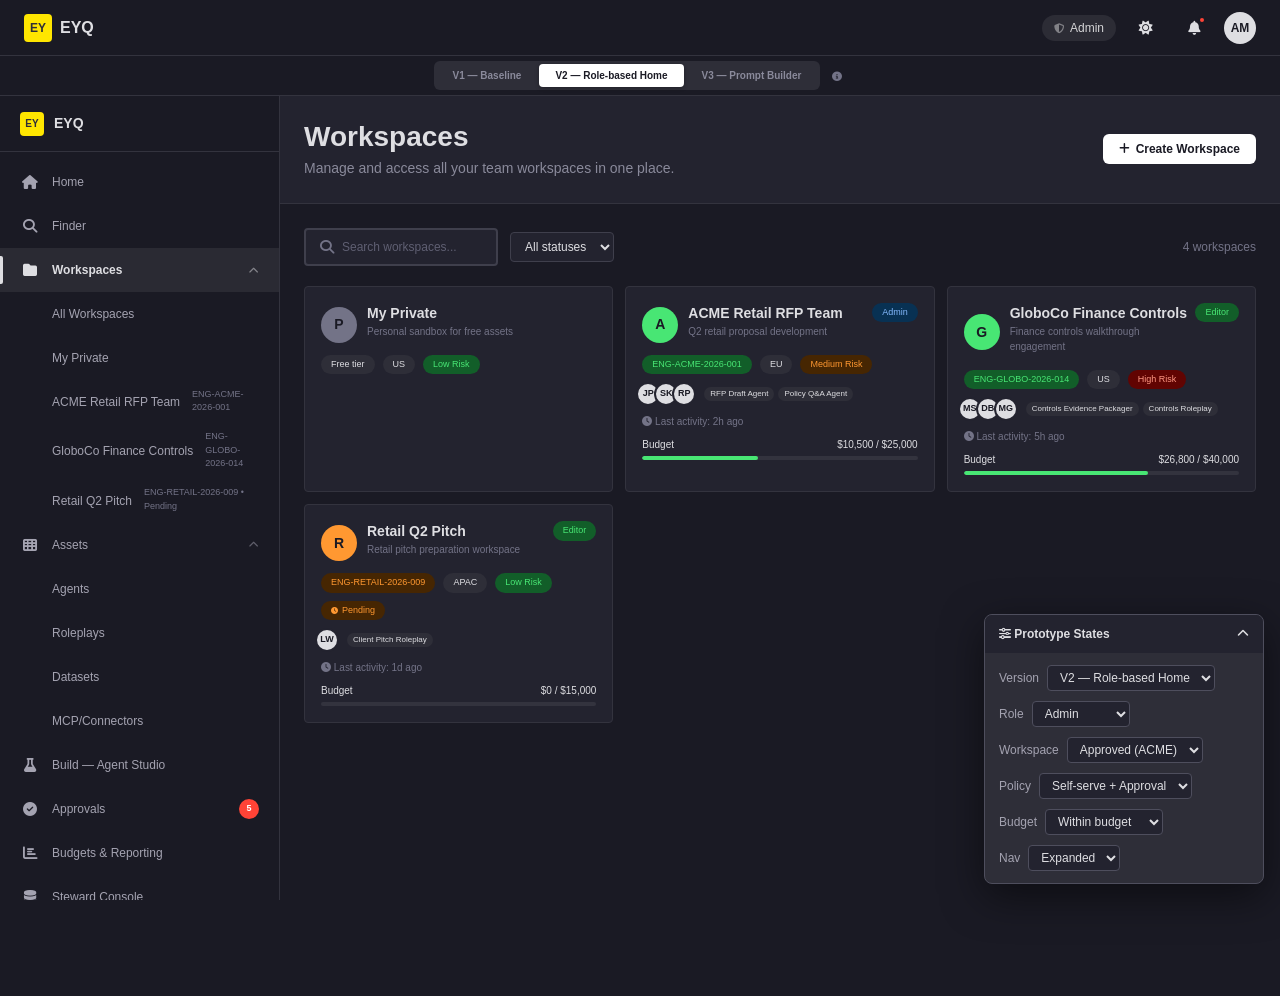
<file: workspaces.html>
<!DOCTYPE html>
<html lang="en">
<head>
  <meta charset="UTF-8">
  <meta name="viewport" content="width=device-width, initial-scale=1.0">
  <title>EYQ — All Workspaces</title>
  <link rel="stylesheet" href="styles.css">
  <link rel="stylesheet" href="https://cdnjs.cloudflare.com/ajax/libs/font-awesome/6.5.1/css/all.min.css">
</head>
<body class="motif-theme-dark">

<header class="top-bar">
  <div class="top-bar-left"><a href="index.html" class="logo"><span class="logo-mark">EY</span> EYQ</a></div>
  <div class="top-bar-right">
    <span id="role-indicator" class="role-chip-bar" style="cursor:default"><i class="fas fa-shield-alt"></i> Admin</span>
    <button class="notif-btn" id="theme-toggle-btn" onclick="toggleTheme()"><i class="fas fa-sun"></i></button>
    <a href="approvals.html" class="notif-btn"><i class="fas fa-bell"></i><span class="notif-dot"></span></a>
    <div class="avatar">AM</div>
  </div>
</header>
<div class="version-bar">
  <div class="version-switcher-wrap" id="version-switcher"></div>
  <span class="version-desc"><i class="fas fa-info-circle"></i> <span id="version-desc-text"></span></span>
</div>

<nav class="left-nav" role="navigation"></nav>

<main class="app-content">
  <div id="banner-area"></div>

  <section style="padding:24px;background:var(--card-bg);border-bottom:1px solid var(--card-border)">
    <div style="max-width:1400px;margin:0 auto;display:flex;align-items:center;justify-content:space-between">
      <div>
        <h1 style="margin-bottom:4px">Workspaces</h1>
        <p style="color:var(--ey-gray-600)">Manage and access all your team workspaces in one place.</p>
      </div>
      <div id="ws-page-actions"></div>
    </div>
  </section>

  <div class="page-container">
    <div style="display:flex;align-items:center;justify-content:space-between;margin-bottom:20px">
      <div style="display:flex;align-items:center;gap:12px">
        <div class="search-input-wrap" style="max-width:320px">
          <i class="fas fa-search" style="color:var(--ey-gray-500)"></i>
          <input class="search-input" id="ws-search" placeholder="Search workspaces..." oninput="filterWorkspaces()" style="padding:6px 0;font-size:var(--font-size-12)">
        </div>
        <select class="form-select" style="width:auto;padding:6px 10px;font-size:var(--font-size-12)" id="ws-filter-status" onchange="filterWorkspaces()">
          <option value="">All statuses</option>
          <option value="approved">Approved</option>
          <option value="pending">Pending</option>
          <option value="active">Active</option>
        </select>
      </div>
      <div class="text-sm text-muted" id="ws-total-count"></div>
    </div>

    <div class="ws-tiles" id="all-workspaces-grid"></div>
  </div>
</main>

<!-- Workspace Creation Modal -->
<div class="modal-overlay" id="ws-create-modal">
  <div class="modal">
    <div class="modal-header"><h2>Create Team Workspace</h2><button class="modal-close" onclick="closeModal('ws-create-modal')">&times;</button></div>
    <div class="stepper"><div class="step active"><span class="step-num">1</span> Basics</div><div class="step-connector"></div><div class="step"><span class="step-num">2</span> Engagement Code</div><div class="step-connector"></div><div class="step"><span class="step-num">3</span> Members & Assets</div><div class="step-connector"></div><div class="step"><span class="step-num">4</span> Budgets & Policies</div></div>
    <div class="modal-body" id="ws-create-body"></div>
    <div class="modal-footer" id="ws-create-footer"></div>
  </div>
</div>

<div class="state-switcher"><div class="state-switcher-header" onclick="toggleStateSwitcher()"><span><i class="fas fa-sliders-h"></i> Prototype States</span><i class="fas fa-chevron-up"></i></div><div class="state-switcher-body"></div></div>

<script src="app.js"></script>
<script>
function renderWsPageActions() {
  const container = $('#ws-page-actions');
  if (!container) return;
  if (isAdmin()) {
    container.innerHTML = `<button class="btn btn-primary" onclick="openWorkspaceModal()"><i class="fas fa-plus"></i> Create Workspace</button>`;
  }
}

function renderAllWorkspaces() {
  const grid = $('#all-workspaces-grid');
  const countEl = $('#ws-total-count');
  if (!grid) return;

  const searchVal = ($('#ws-search')?.value || '').toLowerCase();
  const statusFilter = $('#ws-filter-status')?.value || '';

  let wsList = Object.values(WORKSPACES);

  if (searchVal) {
    wsList = wsList.filter(ws => ws.name.toLowerCase().includes(searchVal) || (ws.engCode || '').toLowerCase().includes(searchVal));
  }
  if (statusFilter) {
    wsList = wsList.filter(ws => ws.status === statusFilter || (statusFilter === 'active' && ws.type === 'private'));
  }

  if (countEl) countEl.textContent = `${wsList.length} workspace${wsList.length !== 1 ? 's' : ''}`;

  grid.innerHTML = wsList.map(ws => {
    const isPending = ws.status === 'pending';
    const isPrivate = ws.type === 'private';
    const statusColor = isPrivate ? 'var(--ey-gray-500)' : isPending ? 'var(--ey-orange)' : 'var(--ey-green)';
    const avatars = (ws.participants || []).slice(0, 4).map(p => `<div class="avatar" style="width:24px;height:24px;font-size:9px;margin-left:-6px;border:2px solid var(--card-bg)" title="${p.n}">${p.i}</div>`).join('');
    const budgetBar = ws.budget ? `<div class="ws-tile-budget"><div style="display:flex;justify-content:space-between;font-size:var(--font-size-10);margin-bottom:4px"><span>Budget</span><span>$${(ws.used || 0).toLocaleString()} / $${ws.budget.toLocaleString()}</span></div><div class="progress-bar" style="height:4px"><div class="progress-fill ${(ws.pct || 0) > 75 ? 'orange' : 'green'}" style="width:${ws.pct || 0}%"></div></div></div>` : '';
    const agentChips = (ws.agents || []).slice(0, 2).map(a => `<span class="chip chip-default" style="font-size:8px;padding:1px 6px">${a}</span>`).join('');

    return `<div class="ws-tile" onclick="navigateTo('workspace-home.html?ws=${ws.id}')">
      <div class="ws-tile-header">
        <div style="display:flex;align-items:center;gap:10px">
          <div class="avatar" style="width:36px;height:36px;background:${statusColor};color:#1A1A24;font-size:14px;flex-shrink:0">${ws.icon}</div>
          <div>
            <div class="ws-tile-name">${ws.name}</div>
            <div class="ws-tile-desc">${ws.desc || ''}</div>
          </div>
        </div>
        ${ws.role ? `<span class="chip chip-${ws.role === 'Admin' ? 'blue' : ws.role === 'Editor' ? 'green' : 'default'}" style="font-size:9px">${ws.role}</span>` : ''}
      </div>
      <div class="ws-tile-meta">
        ${ws.engCode ? `<span class="chip chip-${isPending ? 'orange' : 'green'}" style="font-size:9px">${ws.engCode}</span>` : '<span class="chip chip-default" style="font-size:9px">Free tier</span>'}
        ${ws.region ? `<span class="chip chip-default" style="font-size:9px">${ws.region}</span>` : ''}
        ${ws.riskTier ? `<span class="chip chip-${ws.riskTier === 'Low' ? 'green' : ws.riskTier === 'Medium' ? 'orange' : 'red'}" style="font-size:9px">${ws.riskTier} Risk</span>` : ''}
        ${isPending ? '<span class="chip chip-orange" style="font-size:9px"><i class="fas fa-clock" style="font-size:7px"></i> Pending</span>' : ''}
      </div>
      <div style="display:flex;align-items:center;gap:8px;margin-bottom:8px">
        <div class="ws-tile-avatars" style="display:flex;align-items:center">${avatars}</div>
        <div class="ws-tile-agents" style="display:flex;gap:4px;flex-wrap:wrap">${agentChips}</div>
      </div>
      ${ws.lastActivity ? `<div class="text-xs text-muted" style="margin-bottom:6px"><i class="fas fa-clock"></i> Last activity: ${ws.lastActivity}</div>` : ''}
      ${budgetBar}
    </div>`;
  }).join('');
}

function filterWorkspaces() {
  renderAllWorkspaces();
}

function updatePageUI() {
  renderWsPageActions();
  renderAllWorkspaces();
}
</script>
</body>
</html>
</file>
<file: styles.css>
/* ========================================================================
   EYQ Prototype — Styles
   Motif Design System v11.1.1 Tokens (via @ey-xd/motif-mcp)
   ======================================================================== */

:root {
  --ey-yellow: #FFE600;
  --ey-yellow-hover: #E6CF00;
  --ey-dark: #2E2E38;
  --ey-gray-950: #23232F;
  --ey-gray-900: #23232F;
  --ey-gray-800: #3F3F4C;
  --ey-gray-700: #4E4E5D;
  --ey-gray-600: #656579;
  --ey-gray-500: #7F7F91;
  --ey-gray-400: #9897A6;
  --ey-gray-300: #C3C3CB;
  --ey-gray-200: #D7D7DC;
  --ey-gray-100: #E6E6E9;
  --ey-gray-50: #F3F3F5;
  --ey-gray-25: #F9F9FA;
  --ey-white: #FFF;
  --ey-green: #26A04B;
  --ey-green-light: #E7FCE8;
  --ey-green-600: #197335;
  --ey-red: #FF4336;
  --ey-red-light: #FCF5F3;
  --ey-red-500: #EA011D;
  --ey-orange: #D07200;
  --ey-orange-light: #FCF5F0;
  --ey-orange-200: #FF9831;
  --ey-blue: #188CE5;
  --ey-blue-light: #F4F7FC;
  --ey-blue-600: #0F69AE;
  --ey-purple: #5E35B1;
  --ey-purple-light: #EDE7F6;
  --radius-xs: 2px;
  --radius-sm: 4px;
  --radius-md: 6px;
  --radius-lg: 8px;
  --radius-xl: 16px;
  --radius-xxl: 32px;
  --radius-circle: 200px;
  --spacing-2: 2px;
  --spacing-4: 4px;
  --spacing-6: 6px;
  --spacing-8: 8px;
  --spacing-10: 10px;
  --spacing-12: 12px;
  --spacing-16: 16px;
  --spacing-20: 20px;
  --spacing-24: 24px;
  --spacing-32: 32px;
  --spacing-40: 40px;
  --font-family: 'EYInterstate', 'Noto Sans', 'Segoe UI', -apple-system, BlinkMacSystemFont, sans-serif;
  --font-weight-light: 300;
  --font-weight-regular: 400;
  --font-weight-bold: 700;
  --font-size-10: 0.714rem;
  --font-size-12: 0.857rem;
  --font-size-14: 1rem;
  --font-size-16: 1.143rem;
  --font-size-18: 1.286rem;
  --font-size-20: 1.42857rem;
  --font-size-24: 1.714rem;
  --font-size-28: 2rem;
  --font-size-32: 2.286rem;
  --bg-primary: var(--ey-white);
  --bg-secondary: var(--ey-gray-50);
  --bg-tertiary: var(--ey-gray-100);
  --bg-alt-primary: var(--ey-dark);
  --bg-alt-secondary: var(--ey-gray-600);
  --btn-primary-bg: #2E2E38;
  --btn-primary-text: #FFF;
  --btn-primary-hover-bg: #4D4D5C;
  --btn-primary-active-bg: #656579;
  --btn-primary-disabled-bg: #9897A6;
  --btn-primary-disabled-text: #F3F3F5;
  --btn-primary-alt-bg: var(--ey-gray-50);
  --btn-primary-alt-text: #2E2E38;
  --btn-secondary-bg: transparent;
  --btn-secondary-text: #2E2E38;
  --btn-secondary-border: #C3C3CB;
  --btn-secondary-hover-bg: #E6E6E9;
  --btn-ghost-text: #2E2E38;
  --btn-ghost-hover-bg: #E6E6E9;
  --card-bg: var(--bg-primary);
  --card-border: var(--ey-gray-100);
  --card-radius: var(--radius-sm);
  --chip-bg: var(--ey-gray-50);
  --chip-text: var(--ey-dark);
  --chip-selected-bg: var(--ey-dark);
  --chip-selected-text: var(--ey-white);
  --badge-success-bg: #E7FCE8;
  --badge-success-text: #197335;
  --badge-warning-bg: #FCF5F0;
  --badge-warning-text: #975100;
  --badge-error-bg: #FCF5F3;
  --badge-error-text: #C70117;
  --badge-info-bg: #F4F7FC;
  --badge-info-text: #0F69AE;
  --badge-info-alt-bg: var(--ey-dark);
  --badge-info-alt-text: var(--ey-white);
  --input-bg: var(--bg-primary);
  --input-border: var(--ey-gray-200);
  --input-radius: var(--radius-sm);
  --modal-bg: var(--bg-primary);
  --text-primary: var(--ey-dark);
  --text-secondary: var(--ey-gray-700);
  --bg-selected: rgba(46,46,56,0.08);
  --border-focus: var(--ey-gray-600);
  --focus-ring: var(--ey-dark);
  --alt-bg-primary: var(--ey-dark);
  --alt-text-primary: var(--ey-white);
  --nav-width: 280px;
  --nav-collapsed-width: 72px;
  --header-height: 56px;
  --shadow-sm: 0 1px 3px rgba(0,0,0,0.06);
  --shadow-md: 0 4px 12px rgba(0,0,0,0.10);
  --shadow-lg: 0 8px 24px rgba(0,0,0,0.15);
  --shadow-xl: 0 12px 40px rgba(0,0,0,0.20);
  --transition: 0.2s ease;
}

/* ======== DARK THEME ======== */
body.motif-theme-dark {
  --ey-white: #1A1A24;
  --ey-gray-25: #23232F;
  --ey-gray-50: #2E2E38;
  --ey-gray-100: #33333E;
  --ey-gray-200: #3F3F4C;
  --ey-gray-300: #4E4E5D;
  --ey-gray-400: #5F5F72;
  --ey-gray-500: #737387;
  --ey-gray-600: #8A8A9B;
  --ey-gray-700: #A4A3B1;
  --ey-gray-800: #BFBFC8;
  --ey-dark: #DEDEE2;
  --ey-gray-900: #DEDEE2;
  --ey-gray-950: #FFF;
  --bg-primary: #23232F;
  --bg-secondary: #1A1A24;
  --bg-tertiary: #33333E;
  --bg-alt-primary: #1A1A24;
  --bg-alt-secondary: #8A8A9B;
  --ey-green: #48E674;
  --ey-green-light: #0C4A1F;
  --ey-red: #FF9783;
  --ey-red-light: #610402;
  --ey-orange: #FF9831;
  --ey-orange-light: #462602;
  --ey-orange-200: #FF9831;
  --ey-blue: #85B9FD;
  --ey-blue-light: #083153;
  --ey-blue-600: #0F69AE;
  --ey-purple: #B39DDB;
  --ey-purple-light: #311B77;
  --btn-primary-bg: #FFF;
  --btn-primary-text: #1A1A24;
  --btn-primary-hover-bg: #DEDEE2;
  --btn-primary-active-bg: #BFBFC8;
  --btn-primary-disabled-bg: #2E2E38;
  --btn-primary-disabled-text: #737387;
  --btn-primary-alt-bg: #2E2E38;
  --btn-primary-alt-text: #FFF;
  --btn-secondary-bg: transparent;
  --btn-secondary-text: #FFF;
  --btn-secondary-border: #4E4E5D;
  --btn-secondary-hover-bg: #33333E;
  --btn-ghost-text: #FFF;
  --btn-ghost-hover-bg: #33333E;
  --card-bg: #23232F;
  --card-border: #33333E;
  --chip-bg: #2E2E38;
  --chip-text: #DEDEE2;
  --chip-selected-bg: #DEDEE2;
  --chip-selected-text: #1A1A24;
  --badge-success-bg: #125E29;
  --badge-success-text: #48E674;
  --badge-warning-bg: #462602;
  --badge-warning-text: #FF9831;
  --badge-error-bg: #610402;
  --badge-error-text: #FF9783;
  --badge-info-bg: #083153;
  --badge-info-text: #85B9FD;
  --badge-info-alt-bg: #DEDEE2;
  --badge-info-alt-text: #1A1A24;
  --input-bg: #23232F;
  --input-border: #3F3F4C;
  --modal-bg: #23232F;
  --text-primary: #DEDEE2;
  --text-secondary: #A4A3B1;
  --bg-selected: rgba(222,222,226,0.08);
  --border-focus: #8A8A9B;
  --focus-ring: #DEDEE2;
  --alt-bg-primary: #DEDEE2;
  --alt-text-primary: #1A1A24;
  --shadow-sm: 0 1px 3px rgba(0,0,0,0.20);
  --shadow-md: 0 4px 12px rgba(0,0,0,0.30);
  --shadow-lg: 0 8px 24px rgba(0,0,0,0.40);
  --shadow-xl: 0 12px 40px rgba(0,0,0,0.50);
}

*, *::before, *::after { box-sizing: border-box; margin: 0; padding: 0; }
html { font-size: 14px; scroll-behavior: smooth; }
body {
  font-family: var(--font-family);
  background: var(--bg-secondary);
  color: var(--ey-dark);
  line-height: 1.5;
  min-height: 100vh;
}
h1 { font-size: var(--font-size-28); font-weight: var(--font-weight-bold); line-height: 1.2; }
h2 { font-size: var(--font-size-20); font-weight: 600; line-height: 1.3; }
h3 { font-size: var(--font-size-16); font-weight: 600; line-height: 1.4; }
h4 { font-size: var(--font-size-14); font-weight: 600; }
p { color: var(--ey-gray-700); }
a { color: var(--ey-blue); text-decoration: none; cursor: pointer; }
a:hover { text-decoration: underline; }
.sr-only { position: absolute; width: 1px; height: 1px; overflow: hidden; clip: rect(0,0,0,0); }
.hidden { display: none !important; }
.text-sm { font-size: var(--font-size-12); }
.text-xs { font-size: var(--font-size-10); }
.text-muted { color: var(--ey-gray-500); }
.truncate { overflow: hidden; text-overflow: ellipsis; white-space: nowrap; }

/* ======== FOCUS STATES (WCAG) ======== */
:focus-visible {
  outline: 2px solid var(--focus-ring);
  outline-offset: 2px;
}

/* ======== BUTTONS ======== */
.btn {
  display: inline-flex; align-items: center; gap: var(--spacing-6);
  padding: var(--spacing-8) var(--spacing-16); border-radius: var(--radius-md); border: none;
  font-family: var(--font-family); font-size: var(--font-size-12); font-weight: 600;
  cursor: pointer; transition: all var(--transition); white-space: nowrap;
}
.btn-primary { background: var(--btn-primary-bg); color: var(--btn-primary-text); }
.btn-primary:hover { background: var(--btn-primary-hover-bg); }
.btn-primary:active { background: var(--btn-primary-active-bg); }
.btn-secondary { background: var(--btn-secondary-bg); color: var(--btn-secondary-text); border: 1px solid var(--btn-secondary-border); }
.btn-secondary:hover { background: var(--btn-secondary-hover-bg); }
.btn-dark { background: var(--btn-primary-alt-bg); color: var(--btn-primary-alt-text); }
.btn-ghost { background: transparent; color: var(--btn-ghost-text); padding: var(--spacing-6) var(--spacing-10); }
.btn-ghost:hover { background: var(--btn-ghost-hover-bg); }
.btn-sm { padding: var(--spacing-4) var(--spacing-10); font-size: var(--font-size-10); }
.btn-lg { padding: var(--spacing-12) var(--spacing-24); font-size: var(--font-size-14); }
.btn:disabled, .btn.disabled { background: var(--btn-primary-disabled-bg); color: var(--btn-primary-disabled-text); cursor: not-allowed; pointer-events: none; }
.btn-icon {
  width: 36px; height: 36px; padding: 0; display: inline-flex;
  align-items: center; justify-content: center; border-radius: var(--radius-md);
  background: transparent; border: 1px solid var(--input-border); cursor: pointer;
  color: var(--ey-gray-700); transition: all var(--transition);
}
.btn-icon:hover { background: var(--btn-ghost-hover-bg); }
.w-full { width: 100%; }

/* ======== CHIPS / BADGES ======== */
.chip {
  display: inline-flex; align-items: center; gap: var(--spacing-4);
  padding: 3px var(--spacing-10); border-radius: var(--radius-circle);
  font-size: var(--font-size-10); font-weight: 500; white-space: nowrap;
}
.chip-default { background: var(--chip-bg); color: var(--chip-text); }
.chip-yellow { background: var(--alt-bg-primary); color: var(--alt-text-primary); }
.chip-green { background: var(--badge-success-bg); color: var(--badge-success-text); }
.chip-red { background: var(--badge-error-bg); color: var(--badge-error-text); }
.chip-orange { background: var(--badge-warning-bg); color: var(--badge-warning-text); }
.chip-blue { background: var(--badge-info-bg); color: var(--badge-info-text); }
.chip-outline { background: transparent; border: 1px solid var(--btn-secondary-border); color: var(--chip-text); }
.chip-clickable { cursor: pointer; transition: all var(--transition); }
.chip-clickable:hover { background: var(--btn-ghost-hover-bg); }
.chip-clickable.active { background: var(--chip-selected-bg); color: var(--chip-selected-text); border-color: var(--chip-selected-bg); }
.badge {
  display: inline-flex; align-items: center; gap: var(--spacing-4);
  padding: var(--spacing-2) var(--spacing-8); border-radius: var(--radius-sm);
  font-size: var(--font-size-10); font-weight: 600; text-transform: uppercase; letter-spacing: 0.3px;
}
.badge-free { background: var(--badge-success-bg); color: var(--badge-success-text); }
.badge-estimated { background: var(--badge-info-bg); color: var(--badge-info-text); }
.badge-tbd { background: var(--badge-warning-bg); color: var(--badge-warning-text); }
.badge-low { background: var(--badge-success-bg); color: var(--badge-success-text); }
.badge-med { background: var(--badge-warning-bg); color: var(--badge-warning-text); }
.badge-high { background: var(--badge-error-bg); color: var(--badge-error-text); }

/* ======== APP SHELL: HEADER ======== */
.top-bar {
  position: fixed; top: 0; left: 0; right: 0; z-index: 100;
  display: flex; align-items: center; justify-content: space-between;
  height: var(--header-height); padding: 0 var(--spacing-24);
  background: #1A1A24; color: #DEDEE2;
  border-bottom: 1px solid #33333E;
}
.top-bar-left { display: flex; align-items: center; gap: var(--spacing-16); }
.logo { display: flex; align-items: center; gap: var(--spacing-8); font-size: var(--font-size-16); font-weight: var(--font-weight-bold); color: #DEDEE2; text-decoration: none !important; }
.logo-mark {
  display: inline-flex; align-items: center; justify-content: center;
  width: 28px; height: 28px; background: var(--ey-yellow); color: #2E2E38;
  font-weight: 800; font-size: var(--font-size-12); border-radius: var(--radius-sm);
}
.divider-v { width: 1px; height: 24px; background: rgba(255,255,255,0.15); }
.ws-switcher {
  position: relative; display: flex; align-items: center; gap: 8px;
  padding: 6px 12px; border-radius: var(--radius-md);
  background: rgba(255,255,255,0.08); cursor: pointer; transition: background var(--transition);
}
.ws-switcher:hover { background: rgba(255,255,255,0.14); }
.ws-switcher-icon {
  width: 24px; height: 24px; border-radius: var(--radius-sm);
  display: flex; align-items: center; justify-content: center;
  font-size: var(--font-size-12); font-weight: 700;
}
.ws-private .ws-switcher-icon { background: #737387; color: #FFF; }
.ws-approved .ws-switcher-icon { background: #48E674; color: #1A1A24; }
.ws-pending .ws-switcher-icon { background: #FF9831; color: #1A1A24; }
.ws-switcher-label { font-size: var(--font-size-12); font-weight: 500; }
.ws-switcher-meta { font-size: var(--font-size-10); opacity: 0.65; }
.ws-switcher-arrow { font-size: var(--font-size-10); opacity: 0.6; margin-left: 4px; }
.ws-dropdown {
  position: absolute; top: calc(100% + 6px); left: 0; z-index: 200;
  min-width: 340px; background: var(--modal-bg); color: var(--ey-dark);
  border-radius: var(--radius-lg); box-shadow: var(--shadow-xl);
  border: 1px solid var(--card-border); overflow: hidden;
}
.ws-dropdown-header { padding: 12px 16px; font-size: var(--font-size-12); font-weight: 600; color: var(--ey-gray-500); text-transform: uppercase; letter-spacing: 0.5px; border-bottom: 1px solid var(--card-border); }
.ws-dropdown-item { display: flex; align-items: center; gap: 12px; padding: 10px 16px; cursor: pointer; transition: background var(--transition); }
.ws-dropdown-item:hover { background: var(--chip-bg); }
.ws-dropdown-item.active { background: var(--bg-selected); }
.ws-dropdown-item .ws-icon { width: 32px; height: 32px; border-radius: var(--radius-sm); display: flex; align-items: center; justify-content: center; font-size: var(--font-size-12); font-weight: 700; flex-shrink: 0; }
.ws-dropdown-item .ws-info { flex: 1; min-width: 0; }
.ws-dropdown-item .ws-name { font-size: var(--font-size-12); font-weight: 600; }
.ws-dropdown-item .ws-meta { font-size: var(--font-size-10); color: var(--ey-gray-500); }
.ws-dropdown-budget { width: 60px; height: 4px; border-radius: 2px; background: var(--card-border); overflow: hidden; }
.ws-dropdown-budget-fill { height: 100%; border-radius: 2px; transition: width 0.4s; }
.ws-dropdown-create { padding: 12px 16px; border-top: 1px solid var(--card-border); display: flex; align-items: center; gap: 8px; font-size: var(--font-size-12); font-weight: 600; color: var(--ey-blue); cursor: pointer; transition: background var(--transition); }
.ws-dropdown-create:hover { background: var(--badge-info-bg); }
.role-chip-bar {
  display: flex; align-items: center; gap: 6px;
  padding: 4px 12px; border-radius: 100px;
  background: rgba(255,255,255,0.08); font-size: var(--font-size-12); color: rgba(255,255,255,0.8);
  cursor: pointer; transition: background var(--transition);
}
.role-chip-bar:hover { background: rgba(255,255,255,0.14); }
.role-chip-bar i { font-size: var(--font-size-10); opacity: 0.5; }
.top-bar-right { display: flex; align-items: center; gap: 12px; }
.notif-btn {
  position: relative; width: 36px; height: 36px; border: none; background: transparent;
  color: #DEDEE2; cursor: pointer; border-radius: var(--radius-md);
  font-size: var(--font-size-14); display: flex; align-items: center; justify-content: center;
  transition: background var(--transition);
}
.notif-btn:hover { background: rgba(255,255,255,0.1); }
.notif-dot { position: absolute; top: 6px; right: 6px; width: 8px; height: 8px; background: #FF4336; border-radius: 50%; border: 2px solid #1A1A24; }
.avatar {
  width: 32px; height: 32px; border-radius: 50%; background: var(--alt-bg-primary);
  color: var(--alt-text-primary); display: flex; align-items: center; justify-content: center;
  font-weight: 700; font-size: var(--font-size-12);
}

/* ======== APP SHELL: LEFT NAVIGATION ======== */
.left-nav {
  position: fixed; top: calc(var(--header-height) + 40px); left: 0; bottom: 0;
  width: var(--nav-width); background: #1A1A24; color: #A4A3B1;
  border-right: 1px solid #33333E; z-index: 90;
  display: flex; flex-direction: column;
  transition: width 0.25s ease;
  overflow-x: hidden; overflow-y: auto;
  scrollbar-width: thin; scrollbar-color: #3F3F4C transparent;
}
.left-nav.collapsed { width: var(--nav-collapsed-width); }
.left-nav.collapsed .nav-label,
.left-nav.collapsed .nav-sublabel,
.left-nav.collapsed .nav-group-title,
.left-nav.collapsed .nav-children,
.left-nav.collapsed .nav-collapse-label { display: none; }
.left-nav.collapsed .nav-item { justify-content: center; padding: 0; width: var(--nav-collapsed-width); height: 44px; }
.left-nav.collapsed .nav-item .nav-icon { margin: 0; }
.left-nav.collapsed .nav-expand-arrow { display: none; }
.left-nav.collapsed .nav-item-content { width: 100%; justify-content: center; padding: 0 12px; }
.nav-brand {
  display: flex; align-items: center; gap: 10px;
  padding: 16px 20px; border-bottom: 1px solid #33333E;
  min-height: 56px;
}
.left-nav.collapsed .nav-brand { justify-content: center; padding: 16px 0; }
.left-nav.collapsed .nav-brand-text { display: none; }
.nav-brand-text { font-weight: 700; font-size: var(--font-size-14); color: #DEDEE2; }
.nav-group { padding: 8px 0; }
.nav-group + .nav-group { border-top: 1px solid #33333E; }
.nav-group-title {
  padding: 8px 20px 4px; font-size: var(--font-size-10); font-weight: 600;
  color: #737387; text-transform: uppercase; letter-spacing: 0.5px;
}
.nav-item {
  display: flex; align-items: center; min-height: 44px;
  position: relative; cursor: pointer; transition: all var(--transition);
}
.nav-item-content {
  display: flex; align-items: center; gap: 12px;
  padding: 10px 20px; width: 100%; min-height: 44px;
  text-decoration: none; color: inherit; transition: background var(--transition);
  border-radius: 0;
}
.nav-item-content:hover { background: rgba(255,255,255,0.06); text-decoration: none; }
.nav-item.active > .nav-item-content { background: var(--bg-selected); color: var(--text-primary); font-weight: 600; }
.nav-item.active::before {
  content: ''; position: absolute; left: 0; top: 8px; bottom: 8px;
  width: 3px; background: var(--text-primary); border-radius: 0 2px 2px 0;
}
.nav-icon { width: 20px; height: 20px; display: flex; align-items: center; justify-content: center; font-size: 14px; flex-shrink: 0; }
.nav-label { font-size: var(--font-size-12); white-space: nowrap; flex: 1; }
.nav-sublabel { font-size: var(--font-size-10); color: #737387; margin-top: -2px; }
.nav-badge {
  display: inline-flex; align-items: center; justify-content: center;
  min-width: 20px; height: 20px; border-radius: 10px;
  background: #FF4336; color: #FFF; font-size: 0.643rem; font-weight: 700; padding: 0 5px;
}
.nav-alert-dot {
  width: 8px; height: 8px; border-radius: 50%; background: #FF9831;
}
.nav-expand-arrow { font-size: 10px; opacity: 0.5; transition: transform 0.2s; margin-left: auto; }
.nav-item.expanded > .nav-item-content .nav-expand-arrow { transform: rotate(180deg); }
.nav-children { padding-left: 32px; }
.nav-children .nav-item-content { padding: 8px 20px; min-height: 36px; }
.nav-collapse-btn {
  display: flex; align-items: center; gap: 12px;
  padding: 12px 20px; margin-top: auto; border-top: 1px solid #33333E;
  cursor: pointer; color: #737387; font-size: var(--font-size-12);
  transition: all var(--transition);
}
.nav-collapse-btn:hover { color: #A4A3B1; background: rgba(255,255,255,0.04); }
.left-nav.collapsed .nav-collapse-btn { justify-content: center; padding: 12px 0; }

/* tooltip for collapsed nav */
.nav-item[data-tooltip] { position: relative; }
.left-nav.collapsed .nav-item[data-tooltip]:hover::after {
  content: attr(data-tooltip);
  position: absolute; left: calc(var(--nav-collapsed-width) + 8px); top: 50%; transform: translateY(-50%);
  background: #2E2E38; color: #DEDEE2; padding: 6px 12px;
  border-radius: var(--radius-sm); font-size: var(--font-size-10);
  white-space: nowrap; z-index: 200; box-shadow: var(--shadow-md);
}

/* ======== MAIN CONTENT AREA ======== */
.app-content {
  margin-left: var(--nav-width); margin-top: calc(var(--header-height) + 40px);
  min-height: calc(100vh - var(--header-height) - 40px);
  transition: margin-left 0.25s ease;
}
body.nav-collapsed .app-content { margin-left: var(--nav-collapsed-width); }

/* ======== BANNER ======== */
.banner {
  display: flex; align-items: center; gap: 12px;
  padding: 10px 24px; font-size: var(--font-size-12);
}
.banner-info { background: var(--badge-info-bg); color: var(--ey-blue); }
.banner-warning { background: var(--badge-warning-bg); color: var(--ey-orange); }
.banner-success { background: var(--badge-success-bg); color: var(--ey-green); }
.banner-error { background: var(--badge-error-bg); color: var(--ey-red); }
.banner i { font-size: var(--font-size-14); }
.banner a { font-weight: 600; }
.banner .btn { margin-left: auto; }

/* ======== PAGE CONTAINER ======== */
.page-container { max-width: 1400px; margin: 0 auto; padding: 24px; }

/* ======== HERO ======== */
.hero {
  padding: var(--spacing-32) var(--spacing-24) var(--spacing-24);
  background: var(--card-bg); border-bottom: 1px solid var(--card-border);
}
.hero-inner { max-width: 1400px; margin: 0 auto; }
.hero h1 { margin-bottom: var(--spacing-8); }
.hero p { color: var(--ey-gray-600); max-width: 640px; }

/* ======== SEARCH BAR (persistent bottom) ======== */
.search-bar-container {
  margin-top: 20px; max-width: 720px;
}
.search-tabs { display: flex; gap: 0; }
.search-tab {
  padding: 8px 16px; font-size: var(--font-size-12); font-weight: 500;
  border: none; background: rgba(255,255,255,0.04); color: var(--ey-gray-500);
  cursor: pointer; transition: all var(--transition);
}
body.motif-theme-dark .search-tab { background: #2E2E38; }
.search-tab:first-child { border-radius: var(--radius-md) 0 0 0; }
.search-tab:last-child { border-radius: 0 var(--radius-md) 0 0; }
.search-tab.active { background: var(--card-bg); color: var(--ey-dark); font-weight: 600; }
.search-body {
  background: var(--card-bg); border-radius: 0 var(--radius-md) var(--radius-md) var(--radius-md);
  padding: var(--spacing-16);
}
.search-input-wrap {
  display: flex; align-items: center; gap: 8px;
  border: 2px solid var(--input-border); border-radius: var(--input-radius);
  padding: 4px 4px 4px 14px; transition: border-color var(--transition);
  background: var(--input-bg);
}
.search-input-wrap:focus-within { border-color: var(--border-focus); }
.search-input-wrap i { color: var(--ey-gray-500); }
.search-input {
  flex: 1; border: none; outline: none; font-size: var(--font-size-14);
  padding: 8px 0; font-family: var(--font-family); background: transparent; color: var(--ey-dark);
}
.search-input::placeholder { color: var(--ey-gray-400); }
.search-submit {
  padding: 8px 18px; border: none; border-radius: var(--radius-md);
  background: var(--btn-primary-bg); color: var(--btn-primary-text); font-weight: 600;
  font-size: var(--font-size-12); cursor: pointer; transition: background var(--transition);
}
.search-submit:hover { background: var(--btn-primary-hover-bg); }
.char-counter { font-size: var(--font-size-10); color: var(--ey-gray-500); text-align: right; margin-top: 4px; }
.search-helper {
  display: inline-flex; align-items: center; gap: 4px; margin-top: 8px;
  font-size: var(--font-size-10); color: var(--ey-gray-500); cursor: pointer;
}
.search-helper:hover { color: var(--ey-blue); }
.recent-chips { display: flex; flex-wrap: wrap; gap: 6px; margin-top: 10px; }
.recent-chip {
  display: inline-flex; align-items: center; gap: 4px;
  padding: 4px 10px; border-radius: 100px; border: 1px solid var(--btn-secondary-border);
  font-size: var(--font-size-10); color: var(--ey-gray-600); cursor: pointer;
  transition: all var(--transition); background: transparent;
}
.recent-chip:hover { background: var(--btn-ghost-hover-bg); }
.recent-chip .pin-icon { font-size: 8px; opacity: 0.5; }
.recent-chip .clear-icon { font-size: 8px; opacity: 0.4; margin-left: 2px; }
.recent-chip .clear-icon:hover { opacity: 1; color: var(--ey-red); }

/* search helper popover */
.search-helper-popover {
  position: absolute; bottom: calc(100% + 8px); left: 0;
  background: var(--modal-bg); border: 1px solid var(--card-border);
  border-radius: var(--radius-lg); padding: 16px; width: 320px;
  box-shadow: var(--shadow-xl); z-index: 50;
}
.search-helper-popover ul { list-style: none; padding: 0; }
.search-helper-popover li { padding: 6px 0; font-size: var(--font-size-12); color: var(--ey-gray-700); display: flex; gap: 8px; }
.search-helper-popover li i { color: var(--ey-blue); margin-top: 2px; }

/* ======== RESULTS TRAY (bottom-docked drawer) ======== */
.results-tray {
  position: fixed; bottom: 0; left: var(--nav-width); right: 0;
  background: var(--modal-bg); border-top: 1px solid var(--card-border);
  box-shadow: 0 -4px 24px rgba(0,0,0,0.3); z-index: 80;
  transform: translateY(100%); transition: transform 0.35s ease;
  max-height: 60vh; overflow-y: auto;
}
body.nav-collapsed .results-tray { left: var(--nav-collapsed-width); }
.results-tray.open { transform: translateY(0); }
.results-tray-header {
  display: flex; align-items: center; justify-content: space-between;
  padding: 14px 24px; border-bottom: 1px solid var(--card-border);
  position: sticky; top: 0; background: var(--modal-bg); z-index: 1;
}
.results-tray-body { padding: 16px 24px; }
.results-tray-cards { display: flex; gap: 16px; overflow-x: auto; padding-bottom: 8px; }

/* ======== QUICK ACTIONS ======== */
.quick-actions {
  display: flex; gap: var(--spacing-12); flex-wrap: wrap;
}
.qa-card {
  flex: 1; min-width: 180px; display: flex; align-items: center; gap: var(--spacing-12);
  padding: var(--spacing-16); background: var(--card-bg); border-radius: var(--card-radius);
  border: 1px solid var(--card-border); cursor: pointer;
  transition: all var(--transition); box-shadow: var(--shadow-sm);
}
.qa-card:hover { border-color: var(--btn-secondary-border); box-shadow: var(--shadow-md); transform: translateY(-1px); }
.qa-icon {
  width: 40px; height: 40px; border-radius: var(--radius-md);
  display: flex; align-items: center; justify-content: center;
  font-size: var(--font-size-16); flex-shrink: 0;
}
.qa-icon.agent { background: var(--ey-purple-light); color: var(--ey-purple); }
.qa-icon.workspace { background: var(--badge-info-bg); color: var(--ey-blue); }
.qa-icon.roleplay { background: var(--badge-warning-bg); color: var(--ey-orange); }
.qa-icon.find { background: var(--badge-success-bg); color: var(--ey-green); }
.qa-icon.copilot { background: #1A1A24; color: #FFF; }
.qa-text h4 { font-size: var(--font-size-12); }
.qa-text p { font-size: var(--font-size-10); color: var(--ey-gray-500); margin-top: 2px; }

/* ======== FAVORITES RAIL ======== */
.favorites-rail { display: flex; gap: 10px; overflow-x: auto; padding: 4px 0; scrollbar-width: thin; }
.fav-card {
  min-width: 160px; flex-shrink: 0; padding: 12px;
  background: var(--card-bg); border: 1px solid var(--card-border);
  border-radius: var(--card-radius); cursor: pointer; transition: all var(--transition);
  position: relative;
}
.fav-card:hover { border-color: var(--btn-secondary-border); box-shadow: var(--shadow-sm); }
.fav-star { position: absolute; top: 8px; right: 8px; color: var(--text-primary); font-size: 12px; cursor: pointer; }

/* ======== WORKSPACE TILES ======== */
.ws-tiles { display: grid; grid-template-columns: repeat(auto-fill, minmax(300px, 1fr)); gap: 12px; }
.ws-tile {
  background: var(--card-bg); border: 1px solid var(--card-border);
  border-radius: var(--card-radius); padding: 16px; cursor: pointer;
  transition: all var(--transition);
}
.ws-tile:hover { border-color: var(--btn-secondary-border); box-shadow: var(--shadow-md); }
.ws-tile-header { display: flex; align-items: start; justify-content: space-between; margin-bottom: 8px; }
.ws-tile-name { font-weight: 600; font-size: var(--font-size-14); }
.ws-tile-desc { font-size: var(--font-size-10); color: var(--ey-gray-500); margin-bottom: 8px; }
.ws-tile-meta { display: flex; align-items: center; gap: 8px; flex-wrap: wrap; margin-bottom: 8px; }
.ws-tile-avatars { display: flex; }
.ws-tile-avatars .avatar { width: 24px; height: 24px; font-size: 9px; margin-left: -6px; border: 2px solid var(--card-bg); }
.ws-tile-avatars .avatar:first-child { margin-left: 0; }
.ws-tile-agents { display: flex; gap: 4px; flex-wrap: wrap; }
.ws-tile-budget { margin-top: 8px; }

/* ======== SECTION LAYOUT ======== */
.section-block { margin-bottom: 28px; }
.section-header {
  display: flex; align-items: center; justify-content: space-between;
  margin-bottom: 12px;
}
.section-title { display: flex; align-items: center; gap: 10px; }
.section-icon {
  width: 32px; height: 32px; border-radius: var(--radius-sm);
  display: flex; align-items: center; justify-content: center; font-size: var(--font-size-12);
}
.section-icon.discover { background: var(--badge-success-bg); color: var(--ey-green); }
.section-icon.build { background: var(--ey-purple-light); color: var(--ey-purple); }
.section-icon.control { background: var(--badge-info-bg); color: var(--ey-blue); }
.section-icon.extend { background: var(--badge-warning-bg); color: var(--ey-orange); }
.section-icon.history { background: var(--chip-bg); color: var(--ey-gray-600); }
.section-sub {
  font-size: var(--font-size-12); font-weight: 600; color: var(--ey-gray-500);
  text-transform: uppercase; letter-spacing: 0.3px; margin-bottom: 10px; margin-top: 16px;
}
.section-sub:first-child { margin-top: 0; }

/* ======== DASHBOARD GRID ======== */
.dashboard-grid {
  display: grid; grid-template-columns: 1fr 340px; gap: var(--spacing-24);
}
.dashboard-main { display: flex; flex-direction: column; gap: 28px; }

/* ======== CARDS ======== */
.card {
  background: var(--card-bg); border-radius: var(--card-radius);
  border: 1px solid var(--card-border); overflow: hidden;
}
.card-header {
  display: flex; align-items: center; justify-content: space-between;
  padding: 14px 16px; border-bottom: 1px solid var(--card-border);
}
.card-header h3 { font-size: var(--font-size-12); }
.card-body { padding: 12px 16px; }

/* ======== ASSET CARDS (scrollable row) ======== */
.card-row { display: flex; gap: 12px; overflow-x: auto; padding-bottom: 4px; scrollbar-width: thin; }
.card-row::-webkit-scrollbar { height: 4px; }
.card-row::-webkit-scrollbar-thumb { background: var(--ey-gray-300); border-radius: 2px; }
.asset-card {
  min-width: 250px; max-width: 280px; flex-shrink: 0;
  background: var(--card-bg); border: 1px solid var(--card-border);
  border-radius: var(--card-radius); padding: var(--spacing-16);
  transition: all var(--transition); cursor: pointer; position: relative;
}
.asset-card:hover { border-color: var(--btn-secondary-border); box-shadow: var(--shadow-md); }
.asset-card .new-badge {
  position: absolute; top: 8px; right: 8px;
  background: var(--ey-blue); color: #FFF;
  padding: 2px 6px; border-radius: var(--radius-sm);
  font-size: 9px; font-weight: 700; text-transform: uppercase;
}
.asset-card-top { display: flex; align-items: start; justify-content: space-between; margin-bottom: 8px; }
.asset-type-icon {
  width: 28px; height: 28px; border-radius: var(--radius-sm);
  display: flex; align-items: center; justify-content: center; font-size: var(--font-size-12);
}
.asset-type-icon.agent { background: var(--ey-purple-light); color: var(--ey-purple); }
.asset-type-icon.roleplay { background: var(--badge-warning-bg); color: var(--ey-orange); }
.asset-type-icon.dataset { background: var(--badge-info-bg); color: var(--ey-blue); }
.asset-type-icon.mcp { background: var(--badge-success-bg); color: var(--ey-green); }
.asset-card-name { font-size: var(--font-size-12); font-weight: 600; margin-bottom: 4px; }
.asset-card-desc { font-size: var(--font-size-10); color: var(--ey-gray-500); margin-bottom: 8px; display: -webkit-box; -webkit-line-clamp: 2; -webkit-box-orient: vertical; overflow: hidden; }
.asset-card-badges { display: flex; flex-wrap: wrap; gap: 4px; margin-bottom: 8px; }
.asset-card-footer { display: flex; align-items: center; gap: 6px; }
.asset-card-footer .btn { flex: 1; justify-content: center; }
.asset-rating { display: flex; align-items: center; gap: 2px; font-size: var(--font-size-10); color: var(--ey-orange); }
.requires-chip { font-size: var(--font-size-10); padding: 2px 6px; border-radius: var(--radius-sm); background: var(--badge-warning-bg); color: var(--ey-orange); font-weight: 600; }
.why-reasons { margin-top: 8px; padding: 8px; background: var(--chip-bg); border-radius: var(--radius-sm); }
.why-reasons .why-label { font-size: 9px; font-weight: 700; text-transform: uppercase; letter-spacing: 0.3px; color: var(--ey-gray-500); margin-bottom: 4px; }
.why-reasons li { font-size: var(--font-size-10); color: var(--ey-gray-600); padding: 2px 0; list-style: none; }
.why-reasons li::before { content: '\2022'; color: var(--ey-blue); margin-right: 6px; }
.governance-fit {
  display: inline-flex; align-items: center; gap: 4px;
  padding: 2px 8px; border-radius: var(--radius-sm);
  font-size: 9px; font-weight: 600; text-transform: uppercase;
}
.governance-fit.good { background: var(--badge-success-bg); color: var(--badge-success-text); }
.governance-fit.review { background: var(--badge-warning-bg); color: var(--badge-warning-text); }
.governance-fit.blocked { background: var(--badge-error-bg); color: var(--badge-error-text); }

/* ======== RIGHT RAIL ======== */
.right-rail { display: flex; flex-direction: column; gap: 16px; }

/* ======== PROGRESS BARS ======== */
.progress-bar { height: 8px; background: var(--card-border); border-radius: 4px; overflow: hidden; position: relative; }
.progress-fill { height: 100%; border-radius: 4px; transition: width 0.6s ease; }
.progress-fill.green { background: var(--ey-green); }
.progress-fill.orange { background: var(--ey-orange); }
.progress-fill.red { background: var(--ey-red); }
.progress-fill.blue { background: var(--ey-blue); }
.progress-markers { position: relative; height: 12px; margin-top: 2px; }
.progress-marker { position: absolute; top: 0; font-size: var(--font-size-10); color: var(--ey-gray-500); transform: translateX(-50%); }

/* ======== FORMS ======== */
.form-group { margin-bottom: 18px; }
.form-group label {
  display: block; font-size: var(--font-size-12); font-weight: 600;
  color: var(--ey-gray-500); text-transform: uppercase; letter-spacing: 0.3px; margin-bottom: 6px;
}
.form-input, .form-select, .form-textarea {
  width: 100%; padding: var(--spacing-10) var(--spacing-12); border: 1px solid var(--input-border);
  border-radius: var(--input-radius); font-family: var(--font-family); font-size: var(--font-size-12);
  transition: border-color var(--transition); background: var(--input-bg); color: var(--ey-dark);
}
.form-input:focus, .form-select:focus, .form-textarea:focus { outline: none; border-color: var(--border-focus); }
.form-help { font-size: var(--font-size-10); color: var(--ey-gray-500); margin-top: 4px; }
.form-row { display: flex; gap: 12px; }
.form-row .form-group { flex: 1; }

/* ======== MODALS ======== */
.modal-overlay {
  position: fixed; inset: 0; z-index: 500;
  background: rgba(0,0,0,0.6); backdrop-filter: blur(4px);
  display: flex; align-items: center; justify-content: center;
  opacity: 0; pointer-events: none; transition: opacity 0.3s;
}
.modal-overlay.open { opacity: 1; pointer-events: auto; }
.modal {
  background: var(--modal-bg); border-radius: var(--radius-xl);
  width: 90%; max-width: 680px; max-height: 85vh; overflow: hidden;
  box-shadow: var(--shadow-xl); color: var(--ey-dark);
  transform: translateY(20px); transition: transform 0.3s;
  display: flex; flex-direction: column;
}
.modal-overlay.open .modal { transform: translateY(0); }
.modal-header {
  display: flex; align-items: center; justify-content: space-between;
  padding: 20px 24px 16px; border-bottom: 1px solid var(--card-border);
}
.modal-header h2 { font-size: var(--font-size-18); }
.modal-close {
  width: 32px; height: 32px; border: none; background: var(--chip-bg);
  border-radius: var(--radius-sm); cursor: pointer; font-size: var(--font-size-14);
  display: flex; align-items: center; justify-content: center;
  transition: background var(--transition); color: var(--ey-gray-600);
}
.modal-close:hover { background: var(--input-border); }
.modal-body { padding: 24px; overflow-y: auto; flex: 1; }
.modal-footer {
  display: flex; align-items: center; justify-content: space-between;
  padding: 16px 24px; border-top: 1px solid var(--card-border);
}

/* ======== STEPPER ======== */
.stepper {
  display: flex; align-items: center; gap: 0;
  padding: 0 var(--spacing-24); background: var(--modal-bg);
  border-bottom: 1px solid var(--card-border);
}
.step {
  flex: 1; display: flex; align-items: center; gap: 8px;
  padding: 12px 8px; position: relative;
  font-size: var(--font-size-12); color: var(--ey-gray-500);
}
.step.active { color: var(--ey-dark); font-weight: 600; }
.step.completed { color: var(--ey-green); }
.step-num {
  width: 22px; height: 22px; border-radius: 50%;
  display: flex; align-items: center; justify-content: center;
  font-size: var(--font-size-10); font-weight: 700; flex-shrink: 0;
  background: var(--input-border); color: var(--ey-gray-500);
}
.step.active .step-num { background: var(--alt-bg-primary); color: var(--alt-text-primary); }
.step.completed .step-num { background: var(--ey-green); color: #FFF; }
.step-connector { flex: 1; height: 2px; background: var(--input-border); margin: 0 4px; }

/* ======== RUN PANEL (Side Drawer) ======== */
.run-panel-overlay {
  position: fixed; inset: 0; z-index: 600;
  background: rgba(0,0,0,0.35); backdrop-filter: blur(2px);
  opacity: 0; pointer-events: none; transition: opacity 0.3s;
}
.run-panel-overlay.open { opacity: 1; pointer-events: auto; }
.run-panel {
  position: fixed; top: 0; right: -440px; bottom: 0; z-index: 601;
  width: 440px; background: var(--modal-bg);
  box-shadow: var(--shadow-xl); transition: right 0.35s ease;
  display: flex; flex-direction: column;
}
.run-panel-overlay.open .run-panel { right: 0; }
.run-panel-header {
  display: flex; align-items: center; justify-content: space-between;
  padding: 20px 24px; border-bottom: 1px solid var(--card-border);
}
.run-panel-body { flex: 1; overflow-y: auto; padding: 24px; }
.run-panel-footer { padding: 16px 24px; border-top: 1px solid var(--card-border); }
.run-cost-estimate {
  padding: 14px; background: var(--chip-bg); border-radius: var(--radius-md); margin-bottom: 16px;
}
.run-cost-row { display: flex; justify-content: space-between; font-size: var(--font-size-12); padding: 4px 0; }
.run-cost-row.total { font-weight: 700; border-top: 1px solid var(--input-border); padding-top: 8px; margin-top: 4px; }
.run-charge-line {
  display: flex; align-items: center; gap: 8px;
  padding: 10px 14px; background: var(--badge-info-bg); border-radius: var(--radius-md);
  font-size: var(--font-size-12); color: var(--ey-blue); margin-bottom: 16px;
}
.run-charge-line i { flex-shrink: 0; }

/* ======== TOOLTIPS ======== */
.tooltip-wrap { position: relative; display: inline-flex; }
.tooltip-wrap .tooltip {
  position: absolute; bottom: calc(100% + 8px); left: 50%; transform: translateX(-50%);
  background: #2E2E38; color: #DEDEE2; padding: 6px 10px;
  border-radius: var(--radius-sm); font-size: var(--font-size-10); white-space: nowrap;
  opacity: 0; pointer-events: none; transition: opacity 0.2s; z-index: 50;
}
.tooltip-wrap:hover .tooltip { opacity: 1; }

/* ======== TOGGLE SWITCH ======== */
.toggle { display: flex; align-items: center; gap: 8px; cursor: pointer; }
.toggle-track {
  width: 36px; height: 20px; border-radius: 10px; background: var(--ey-gray-300);
  position: relative; transition: background var(--transition);
}
.toggle-track.on { background: var(--ey-green); }
.toggle-thumb {
  position: absolute; top: 2px; left: 2px; width: 16px; height: 16px;
  border-radius: 50%; background: #FFF; transition: left var(--transition);
  box-shadow: 0 1px 3px rgba(0,0,0,0.2);
}
.toggle-track.on .toggle-thumb { left: 18px; }

/* ======== TABS ======== */
.tabs { display: flex; gap: 0; border-bottom: 2px solid var(--card-border); }
.tab {
  padding: 12px 20px; font-size: var(--font-size-12); font-weight: 500;
  cursor: pointer; border-bottom: 3px solid transparent; margin-bottom: -2px;
  transition: all var(--transition); background: none; border-top: none;
  border-left: none; border-right: none; color: var(--ey-gray-500);
  display: flex; align-items: center; gap: 6px;
}
.tab.active { border-bottom-color: var(--text-primary); color: var(--ey-dark); font-weight: 700; }
.tab:hover { color: var(--ey-dark); }
.tab.disabled-tab { opacity: 0.4; cursor: not-allowed; }
.tab-badge {
  display: inline-flex; align-items: center; justify-content: center;
  min-width: 20px; height: 20px; border-radius: 10px;
  background: #FF4336; color: #FFF; font-size: 0.643rem; font-weight: 700; padding: 0 5px;
}
.tab-content { display: none; }
.tab-content.active { display: block; }

/* ======== TABLES ======== */
.data-table { width: 100%; border-collapse: collapse; font-size: var(--font-size-12); }
.data-table th {
  text-align: left; padding: 10px 12px; border-bottom: 2px solid var(--card-border);
  font-size: var(--font-size-10); text-transform: uppercase; letter-spacing: 0.3px;
  color: var(--ey-gray-500); font-weight: 600;
}
.data-table td { padding: 10px 12px; border-bottom: 1px solid var(--card-border); }
.data-table tr:hover td { background: var(--chip-bg); }
.mini-bar { width: 80px; height: 6px; background: var(--card-border); border-radius: 3px; display: inline-block; vertical-align: middle; margin-left: 8px; }
.mini-bar-fill { height: 100%; border-radius: 3px; }

/* ======== APPROVAL CARDS ======== */
.approval-card {
  background: var(--card-bg); border: 1px solid var(--card-border);
  border-radius: var(--radius-lg); padding: 20px; transition: all var(--transition);
  margin-bottom: 12px;
}
.approval-card:hover { box-shadow: var(--shadow-sm); }
.approval-card-header { display: flex; align-items: start; justify-content: space-between; margin-bottom: 12px; }
.approval-card-meta { display: flex; align-items: center; gap: 8px; flex-wrap: wrap; margin-bottom: 8px; }
.approval-card-body { font-size: var(--font-size-12); color: var(--ey-gray-700); margin-bottom: 12px; }
.approval-card-actions { display: flex; align-items: center; gap: 8px; }
.approval-icon {
  width: 28px; height: 28px; border-radius: var(--radius-sm);
  display: flex; align-items: center; justify-content: center;
  font-size: var(--font-size-12); flex-shrink: 0;
}
.approval-icon.access { background: var(--badge-info-bg); color: var(--ey-blue); }
.approval-icon.budget { background: var(--badge-warning-bg); color: var(--ey-orange); }
.approval-icon.dataset { background: var(--ey-purple-light); color: var(--ey-purple); }
.reason-input {
  width: 100%; padding: 8px 12px; border: 1px solid var(--input-border);
  border-radius: var(--radius-md); font-size: var(--font-size-12);
  font-family: var(--font-family); margin-top: 8px; display: none;
  background: var(--input-bg); color: var(--ey-dark);
}

/* ======== COMPLETION STATES ======== */
.completion-state { text-align: center; padding: 32px 20px; }
.completion-icon {
  width: 56px; height: 56px; border-radius: 50%;
  display: flex; align-items: center; justify-content: center;
  font-size: var(--font-size-20); margin: 0 auto 16px;
}
.completion-icon.approved { background: var(--badge-success-bg); color: var(--ey-green); }
.completion-icon.pending { background: var(--badge-warning-bg); color: var(--ey-orange); }
.completion-icon.denied { background: var(--badge-error-bg); color: var(--ey-red); }

/* ======== MEMBER LIST ======== */
.member-list { display: flex; flex-direction: column; gap: 8px; }
.member-item {
  display: flex; align-items: center; gap: 10px;
  padding: 8px 12px; background: var(--chip-bg); border-radius: var(--radius-md);
}
.member-item .avatar { width: 28px; height: 28px; font-size: var(--font-size-10); }
.member-item span { flex: 1; font-size: var(--font-size-12); }

/* ======== BLUEPRINT CARDS ======== */
.blueprint-card {
  min-width: 200px; flex-shrink: 0; padding: 16px;
  border: 2px dashed var(--input-border); border-radius: var(--radius-md);
  text-align: center; cursor: pointer; transition: all var(--transition);
}
.blueprint-card:hover { border-color: var(--ey-blue); background: var(--badge-info-bg); }
.blueprint-card i { font-size: var(--font-size-20); color: var(--ey-gray-400); margin-bottom: 8px; }
.blueprint-card p { font-size: var(--font-size-12); font-weight: 500; }

/* ======== CONNECTOR CARDS ======== */
.connector-card {
  display: flex; align-items: center; gap: 12px;
  padding: 12px; border: 1px solid var(--card-border); border-radius: var(--radius-md);
  min-width: 220px; flex-shrink: 0; cursor: pointer; transition: all var(--transition);
}
.connector-card:hover { border-color: var(--btn-secondary-border); box-shadow: var(--shadow-sm); }
.connector-icon {
  width: 36px; height: 36px; border-radius: var(--radius-md);
  display: flex; align-items: center; justify-content: center;
  font-size: var(--font-size-14); background: var(--badge-info-bg); color: var(--ey-blue);
}
.connector-info h4 { font-size: var(--font-size-12); }
.connector-info p { font-size: var(--font-size-10); color: var(--ey-gray-500); }

/* ======== CHART PLACEHOLDERS ======== */
.chart-bars { display: flex; align-items: flex-end; gap: 8px; height: 160px; padding: 0 20px; }
.chart-bar {
  flex: 1; background: var(--ey-blue); border-radius: 3px 3px 0 0;
  transition: height 0.5s; position: relative; min-width: 24px;
}
.chart-bar.forecast { background: transparent; border: 2px dashed var(--ey-blue); opacity: 0.5; }
.chart-bar-label { position: absolute; bottom: -20px; left: 50%; transform: translateX(-50%); font-size: 0.643rem; color: var(--ey-gray-500); white-space: nowrap; }
.chart-bar-value { position: absolute; top: -18px; left: 50%; transform: translateX(-50%); font-size: 0.643rem; font-weight: 600; color: var(--ey-dark); white-space: nowrap; }
.stat-row { display: flex; gap: 16px; margin-bottom: 16px; }
.stat-box { flex: 1; padding: 14px; background: var(--chip-bg); border-radius: var(--radius-md); text-align: center; }
.stat-box .stat-value { font-size: 1.5rem; font-weight: 700; color: var(--ey-dark); }
.stat-box .stat-label { font-size: var(--font-size-10); color: var(--ey-gray-500); margin-top: 2px; }

/* ======== ENGAGEMENT CODE VALIDATION ======== */
.code-validation {
  padding: 14px; border-radius: var(--radius-md); margin-top: 12px;
  display: flex; align-items: start; gap: 10px;
}
.code-validation.success { background: var(--badge-success-bg); }
.code-validation.pending { background: var(--badge-warning-bg); }
.code-validation.error { background: var(--badge-error-bg); }
.code-validation i { margin-top: 2px; }
.code-validation-info { flex: 1; font-size: var(--font-size-12); }

/* ======== PUBLICATION READINESS SCORE ======== */
.readiness-score {
  display: flex; align-items: center; gap: 16px;
  padding: 16px; background: var(--card-bg); border: 1px solid var(--card-border);
  border-radius: var(--radius-md);
}
.readiness-ring {
  width: 64px; height: 64px; border-radius: 50%;
  display: flex; align-items: center; justify-content: center;
  font-size: var(--font-size-20); font-weight: 700; flex-shrink: 0;
}
.readiness-items { flex: 1; display: flex; flex-direction: column; gap: 6px; }
.readiness-item {
  display: flex; align-items: center; gap: 8px;
  font-size: var(--font-size-12);
}
.readiness-item i { width: 16px; text-align: center; }
.readiness-item i.fa-check-circle { color: var(--ey-green); }
.readiness-item i.fa-exclamation-circle { color: var(--ey-orange); }
.readiness-item i.fa-times-circle { color: var(--ey-red); }

/* ======== HISTORY ITEMS ======== */
.history-item {
  display: flex; align-items: start; gap: 12px;
  padding: 14px 0; border-bottom: 1px solid var(--card-border);
}
.history-item:last-child { border-bottom: none; }
.history-dot { width: 10px; height: 10px; border-radius: 50%; margin-top: 4px; flex-shrink: 0; }
.history-dot.approved { background: var(--ey-green); }
.history-dot.denied { background: var(--ey-red); }
.history-dot.pending { background: var(--ey-orange); }

/* ======== WIZARD ======== */
.wizard-fields { display: flex; flex-direction: column; gap: 16px; }
.wizard-row { display: flex; gap: 12px; flex-wrap: wrap; }
.wizard-field { flex: 1; min-width: 180px; }
.wizard-field label {
  display: block; font-size: var(--font-size-12); font-weight: 600;
  color: var(--ey-gray-500); margin-bottom: 4px; text-transform: uppercase; letter-spacing: 0.3px;
}
.wizard-select {
  width: 100%; padding: 8px 12px; border: 1px solid var(--input-border);
  border-radius: var(--input-radius); font-family: var(--font-family);
  font-size: var(--font-size-12); background: var(--input-bg); color: var(--ey-dark);
}
.wizard-chips { display: flex; flex-wrap: wrap; gap: 6px; margin-top: 4px; }
.wizard-chip {
  padding: 5px 12px; border-radius: 100px; border: 1px solid var(--btn-secondary-border);
  font-size: var(--font-size-12); cursor: pointer; background: var(--chip-bg); color: var(--chip-text);
  transition: all var(--transition); user-select: none;
}
.wizard-chip:hover { border-color: var(--ey-gray-500); }
.wizard-chip.selected { background: var(--chip-selected-bg); color: var(--chip-selected-text); border-color: var(--chip-selected-bg); }
.wizard-toggle { display: flex; align-items: center; gap: 8px; font-size: var(--font-size-12); color: var(--ey-gray-700); }
.wizard-toggle input[type="checkbox"] { accent-color: var(--ey-blue); }

/* ======== RESULTS GALLERY ======== */
.results-layout { display: flex; gap: 20px; }
.results-filters {
  width: 200px; flex-shrink: 0; border-right: 1px solid var(--card-border); padding-right: 20px;
}
.filter-group { margin-bottom: 16px; }
.filter-group-title {
  font-size: var(--font-size-10); font-weight: 600; text-transform: uppercase;
  letter-spacing: 0.3px; color: var(--ey-gray-500); margin-bottom: 8px;
}
.filter-option {
  display: flex; align-items: center; gap: 6px;
  padding: 4px 0; font-size: var(--font-size-12); cursor: pointer;
}
.filter-option input { accent-color: var(--ey-blue); }
.results-grid { flex: 1; display: grid; grid-template-columns: repeat(2, 1fr); gap: 12px; }
.result-card {
  border: 1px solid var(--card-border); border-radius: var(--radius-md);
  padding: 14px; transition: all var(--transition); background: var(--card-bg);
}
.result-card:hover { border-color: var(--btn-secondary-border); box-shadow: var(--shadow-md); }

/* ======== STEWARD CONSOLE ======== */
.steward-stat { display: flex; gap: 16px; }
.steward-stat-box {
  flex: 1; padding: 16px; background: var(--card-bg); border: 1px solid var(--card-border);
  border-radius: var(--radius-md); text-align: center;
}
.steward-stat-box .stat-value { font-size: 1.714rem; font-weight: 700; }

/* ======== STATE SWITCHER (Dev Tools) ======== */
.state-switcher {
  position: fixed; bottom: 16px; right: 16px; z-index: 1000;
  background: #2E2E38; color: #DEDEE2;
  border-radius: var(--radius-lg); box-shadow: var(--shadow-xl);
  overflow: hidden; font-size: var(--font-size-12); min-width: 280px;
  border: 1px solid #4E4E5D;
}
.state-switcher-header {
  display: flex; align-items: center; justify-content: space-between;
  padding: 10px 14px; cursor: pointer; background: #23232F;
}
.state-switcher-header span { font-weight: 600; }
.state-switcher-body { padding: 12px 14px; display: flex; flex-direction: column; gap: 10px; }
.state-switcher-body label { display: flex; align-items: center; gap: 8px; cursor: pointer; color: #A4A3B1; font-size: var(--font-size-12); }
.state-switcher-body select {
  padding: 4px 8px; border-radius: var(--radius-sm); border: 1px solid #4E4E5D;
  background: #23232F; color: #DEDEE2; font-size: var(--font-size-12);
  font-family: var(--font-family);
}

/* ======== TOAST / NOTIFICATION ======== */
.toast {
  position: fixed; top: 72px; right: 24px; z-index: 900;
  max-width: 480px; width: calc(100% - 48px);
  background: var(--card-bg); border: 1px solid var(--card-border);
  border-radius: var(--radius-lg); box-shadow: var(--shadow-xl);
  padding: 16px 20px; display: flex; align-items: start; gap: 12px;
  transform: translateX(calc(100% + 32px)); transition: transform 0.4s ease;
}
.toast.open { transform: translateX(0); }
.toast-icon {
  width: 36px; height: 36px; border-radius: var(--radius-md);
  display: flex; align-items: center; justify-content: center;
  font-size: var(--font-size-14); flex-shrink: 0;
}
.toast-body { flex: 1; }
.toast-title { font-weight: 600; font-size: var(--font-size-12); margin-bottom: 4px; }
.toast-message { font-size: var(--font-size-10); color: var(--ey-gray-600); line-height: 1.5; }
.toast-close {
  background: none; border: none; color: var(--ey-gray-500); cursor: pointer;
  font-size: var(--font-size-14); padding: 0; line-height: 1; flex-shrink: 0;
}
.toast-close:hover { color: var(--text-primary); }
.toast-actions { display: flex; gap: 8px; margin-top: 10px; }

/* ======== MINI ROLE GRID (inline on homepage) ======== */
.mini-role-grid {
  display: flex; flex-wrap: wrap; gap: 8px;
}
.mini-role-card {
  display: flex; align-items: center; gap: 8px;
  padding: 8px 14px; border: 1px solid var(--card-border);
  border-radius: var(--radius-md); cursor: pointer;
  transition: all var(--transition); background: var(--card-bg);
  font-size: var(--font-size-10); color: var(--ey-gray-600);
}
.mini-role-card:hover { border-color: var(--btn-secondary-border); background: var(--chip-bg); }
.mini-role-card.selected { border-color: var(--text-primary); background: var(--bg-selected); color: var(--text-primary); }
.mini-role-card .mini-role-icon {
  width: 28px; height: 28px; border-radius: var(--radius-sm);
  display: flex; align-items: center; justify-content: center;
  font-size: var(--font-size-12); background: var(--chip-bg); color: var(--ey-gray-500);
  flex-shrink: 0;
}
.mini-role-card.selected .mini-role-icon { background: var(--alt-bg-primary); color: var(--alt-text-primary); }
.mini-role-card .mini-role-name { font-weight: 500; white-space: nowrap; }

/* ======== FINDER WIZARD (Full-screen) ======== */
.wizard-fullscreen {
  position: fixed; inset: 0; z-index: 500;
  background: var(--bg-secondary); color: var(--ey-dark);
  display: flex; flex-direction: column;
  opacity: 0; pointer-events: none; transition: opacity 0.3s;
}
.wizard-fullscreen.open { opacity: 1; pointer-events: auto; }
.wizard-fullscreen-header {
  display: flex; align-items: center; justify-content: space-between;
  padding: 16px 32px; background: var(--card-bg);
  border-bottom: 1px solid var(--card-border); flex-shrink: 0;
}
.wizard-fullscreen-header h2 { font-size: var(--font-size-18); }
.wizard-fullscreen-stepper {
  display: flex; align-items: center; gap: 0;
  padding: 12px 32px; background: var(--card-bg);
  border-bottom: 1px solid var(--card-border); flex-shrink: 0;
}
.wizard-fullscreen-body {
  flex: 1; overflow-y: auto; padding: 32px;
  display: flex; flex-direction: column; align-items: center;
}
.wizard-fullscreen-body .wizard-content {
  max-width: 960px; width: 100%;
}
.wizard-fullscreen-footer {
  display: flex; align-items: center; justify-content: space-between;
  padding: 16px 32px; background: var(--card-bg);
  border-top: 1px solid var(--card-border); flex-shrink: 0;
}
.role-grid {
  display: grid; grid-template-columns: repeat(auto-fill, minmax(160px, 1fr));
  gap: 12px;
}
.role-card {
  display: flex; flex-direction: column; align-items: center; gap: 10px;
  padding: 20px 12px; border: 2px solid var(--card-border);
  border-radius: var(--radius-lg); cursor: pointer;
  transition: all var(--transition); text-align: center;
  background: var(--card-bg);
}
.role-card:hover { border-color: var(--btn-secondary-border); box-shadow: var(--shadow-md); }
.role-card.selected { border-color: var(--text-primary); background: var(--bg-selected); }
.role-card .role-icon {
  width: 48px; height: 48px; border-radius: var(--radius-md);
  display: flex; align-items: center; justify-content: center;
  font-size: 1.5rem; background: var(--chip-bg); color: var(--ey-gray-600);
}
.role-card.selected .role-icon { background: var(--alt-bg-primary); color: var(--alt-text-primary); }
.role-card .role-name { font-size: var(--font-size-12); font-weight: 600; }
.service-line-chips { display: flex; flex-wrap: wrap; gap: 10px; }
.sl-chip {
  padding: 10px 20px; border-radius: var(--radius-md); border: 2px solid var(--card-border);
  font-size: var(--font-size-14); font-weight: 500; cursor: pointer;
  transition: all var(--transition); background: var(--card-bg); color: var(--chip-text);
}
.sl-chip:hover { border-color: var(--btn-secondary-border); }
.sl-chip.selected { border-color: var(--text-primary); background: var(--bg-selected); color: var(--text-primary); }
.task-chips { display: flex; flex-wrap: wrap; gap: 8px; }
.task-chip {
  padding: 8px 16px; border-radius: 100px; border: 1px solid var(--btn-secondary-border);
  font-size: var(--font-size-12); cursor: pointer; background: var(--chip-bg); color: var(--chip-text);
  transition: all var(--transition); user-select: none;
}
.task-chip:hover { border-color: var(--ey-gray-500); }
.task-chip.selected { background: var(--chip-selected-bg); color: var(--chip-selected-text); border-color: var(--chip-selected-bg); }
.wizard-review-row {
  display: flex; align-items: center; gap: 12px;
  padding: 12px 16px; background: var(--chip-bg); border-radius: var(--radius-md);
  margin-bottom: 8px;
}
.wizard-review-label {
  font-size: var(--font-size-10); font-weight: 600; text-transform: uppercase;
  letter-spacing: 0.3px; color: var(--ey-gray-500); min-width: 100px;
}

/* ======== WORKSPACE HOME ======== */
.ws-home-header {
  display: flex; align-items: center; justify-content: space-between;
  padding: 24px; background: var(--card-bg); border-bottom: 1px solid var(--card-border);
}
.ws-home-info { display: flex; align-items: center; gap: 16px; }
.ws-home-icon {
  width: 48px; height: 48px; border-radius: var(--radius-md);
  display: flex; align-items: center; justify-content: center;
  font-size: var(--font-size-20); font-weight: 700;
}
.ws-home-meta { display: flex; flex-wrap: wrap; gap: 8px; margin-top: 6px; }
.ws-home-actions { display: flex; gap: 8px; }

.ws-asset-grid {
  display: grid; grid-template-columns: repeat(auto-fill, minmax(260px, 1fr)); gap: 12px;
}
.ws-asset-card {
  background: var(--card-bg); border: 1px solid var(--card-border);
  border-radius: var(--card-radius); padding: 16px; transition: all var(--transition);
  position: relative;
}
.ws-asset-card:hover { border-color: var(--btn-secondary-border); box-shadow: var(--shadow-md); }
.ws-asset-card .locked-badge {
  position: absolute; top: 8px; right: 8px;
  background: var(--badge-warning-bg); color: var(--ey-orange);
  padding: 2px 8px; border-radius: var(--radius-sm);
  font-size: 9px; font-weight: 700; display: flex; align-items: center; gap: 4px;
}
.ws-asset-actions { display: flex; gap: 6px; margin-top: 12px; }

/* ======== CHAT SURFACE ======== */
.chat-container {
  display: flex; flex-direction: column; height: calc(100vh - var(--header-height));
}
.chat-header {
  display: flex; align-items: center; justify-content: space-between;
  padding: 12px 24px; background: var(--card-bg);
  border-bottom: 1px solid var(--card-border); flex-shrink: 0;
}
.chat-messages {
  flex: 1; overflow-y: auto; padding: 24px;
  display: flex; flex-direction: column; gap: 16px;
}
.chat-msg {
  max-width: 80%; padding: 12px 16px;
  border-radius: var(--radius-lg); font-size: var(--font-size-12); line-height: 1.6;
}
.chat-msg.user {
  align-self: flex-end;
  background: var(--alt-bg-primary); color: var(--alt-text-primary);
  border-bottom-right-radius: var(--radius-xs);
}
.chat-msg.assistant {
  align-self: flex-start;
  background: var(--card-bg); border: 1px solid var(--card-border);
  border-bottom-left-radius: var(--radius-xs);
}
.chat-msg .msg-meta {
  font-size: var(--font-size-10); color: var(--ey-gray-500); margin-top: 6px;
}
.chat-input-area {
  padding: 16px 24px; background: var(--card-bg);
  border-top: 1px solid var(--card-border); flex-shrink: 0;
}
.chat-input-wrap {
  display: flex; align-items: center; gap: 8px;
  border: 2px solid var(--input-border); border-radius: var(--radius-md);
  padding: 4px 4px 4px 14px; background: var(--input-bg);
}
.chat-input-wrap:focus-within { border-color: var(--border-focus); }
.chat-input {
  flex: 1; border: none; outline: none; font-size: var(--font-size-14);
  padding: 10px 0; font-family: var(--font-family);
  background: transparent; color: var(--ey-dark);
}
.chat-input::placeholder { color: var(--ey-gray-400); }
.chat-cost-bar {
  display: flex; align-items: center; gap: 8px; padding: 8px 16px;
  background: var(--badge-info-bg); border-radius: var(--radius-md);
  font-size: var(--font-size-10); color: var(--ey-blue); margin-bottom: 8px;
}

/* ======== HEADER (simplified, no ws switcher) ======== */
.top-bar-center {
  display: flex; align-items: center; gap: 12px;
}

/* ======== VERSION SWITCHER ======== */
.version-bar {
  position: fixed; top: var(--header-height); left: 0; right: 0; z-index: 99;
  display: flex; align-items: center; justify-content: center;
  padding: 8px 24px; background: #1A1A24;
  border-bottom: 1px solid #33333E; gap: 0;
  height: 40px;
}
.version-switcher-wrap {
  display: inline-flex; align-items: center;
  background: #2E2E38; border-radius: var(--radius-md);
  padding: 3px; gap: 2px;
}
.version-btn {
  padding: 6px 16px; border: none; border-radius: var(--radius-sm);
  font-family: var(--font-family); font-size: var(--font-size-10); font-weight: 600;
  cursor: pointer; transition: all var(--transition);
  background: transparent; color: #8A8A9B; white-space: nowrap;
}
.version-btn:hover { color: #DEDEE2; background: rgba(255,255,255,0.06); }
.version-btn.active { background: #FFF; color: #1A1A24; box-shadow: 0 1px 4px rgba(0,0,0,0.3); }
.version-desc {
  font-size: var(--font-size-10); color: #737387;
  margin-left: 12px; display: flex; align-items: center; gap: 4px;
}

/* ======== MATCH PERCENTAGE BADGE ======== */
.badge-match {
  display: inline-flex; align-items: center; gap: 3px;
  padding: 2px 8px; border-radius: var(--radius-sm);
  font-size: 9px; font-weight: 700; text-transform: uppercase;
  letter-spacing: 0.3px; white-space: nowrap;
}
.badge-match-high { background: var(--badge-success-bg); color: var(--badge-success-text); }
.badge-match-med { background: var(--badge-info-bg); color: var(--badge-info-text); }
.badge-match-low { background: var(--badge-warning-bg); color: var(--badge-warning-text); }

/* ======== V2/V3 HOME MODULES ======== */
.home-modules { display: flex; flex-direction: column; gap: 20px; }
.home-module {
  background: var(--card-bg); border: 1px solid var(--card-border);
  border-radius: var(--card-radius); overflow: hidden;
}
.home-module-header {
  display: flex; align-items: center; justify-content: space-between;
  padding: 14px 16px; border-bottom: 1px solid var(--card-border);
}
.home-module-header h3 { font-size: var(--font-size-12); display: flex; align-items: center; gap: 8px; }
.home-module-body { padding: 16px; }

.overview-grid {
  display: grid; grid-template-columns: repeat(auto-fill, minmax(140px, 1fr)); gap: 10px;
}
.overview-stat {
  padding: 12px; background: var(--chip-bg); border-radius: var(--radius-md); text-align: center;
}
.overview-stat .stat-value { font-size: 1.3rem; font-weight: 700; color: var(--ey-dark); }
.overview-stat .stat-label { font-size: var(--font-size-10); color: var(--ey-gray-500); margin-top: 2px; }

.assigned-list { display: flex; flex-direction: column; gap: 8px; }
.assigned-item {
  display: flex; align-items: center; gap: 10px; padding: 10px 12px;
  background: var(--chip-bg); border-radius: var(--radius-md);
}
.assigned-item .assigned-icon {
  width: 28px; height: 28px; border-radius: var(--radius-sm);
  display: flex; align-items: center; justify-content: center;
  font-size: var(--font-size-12); flex-shrink: 0;
}
.assigned-item-info { flex: 1; min-width: 0; }
.assigned-item-info .title { font-size: var(--font-size-12); font-weight: 600; }
.assigned-item-info .meta { font-size: var(--font-size-10); color: var(--ey-gray-500); }

/* ======== PROMPT BUILDER (V3) ======== */
.prompt-builder { max-width: 780px; }
.prompt-builder .prompt-field {
  width: 100%; min-height: 120px; padding: 14px;
  border: 2px solid var(--input-border); border-radius: var(--radius-md);
  font-family: var(--font-family); font-size: var(--font-size-12);
  line-height: 1.6; resize: vertical;
  background: var(--input-bg); color: var(--ey-dark);
  transition: border-color var(--transition);
}
.prompt-builder .prompt-field:focus { outline: none; border-color: var(--border-focus); }
.prompt-actions {
  display: flex; align-items: center; gap: 10px; margin-top: 12px;
}
.ai-improver-btn {
  display: inline-flex; align-items: center; gap: 6px;
  padding: 8px 16px; border-radius: var(--radius-md); border: 2px solid var(--ey-blue);
  background: var(--badge-info-bg); color: var(--ey-blue);
  font-family: var(--font-family); font-size: var(--font-size-12); font-weight: 600;
  cursor: pointer; transition: all var(--transition);
}
.ai-improver-btn:hover { background: var(--ey-blue); color: #FFF; }
.ai-improver-btn.improved {
  border-color: var(--ey-green); background: var(--badge-success-bg); color: var(--ey-green);
}
.prompt-preview {
  margin-top: 16px; padding: 12px 16px;
  background: var(--chip-bg); border-radius: var(--radius-md);
  border-left: 3px solid var(--ey-blue);
}
.prompt-preview .preview-label {
  font-size: var(--font-size-10); font-weight: 600; text-transform: uppercase;
  letter-spacing: 0.3px; color: var(--ey-gray-500); margin-bottom: 4px;
}
.prompt-preview .preview-text { font-size: var(--font-size-12); color: var(--ey-gray-700); line-height: 1.5; }

/* ======== RESPONSIVE ======== */
@media (max-width: 1200px) {
  .dashboard-grid { grid-template-columns: 1fr; }
  .right-rail { order: -1; }
}
@media (max-width: 768px) {
  .left-nav { transform: translateX(-100%); }
  .left-nav.mobile-open { transform: translateX(0); width: var(--nav-width); z-index: 95; }
  .app-content { margin-left: 0 !important; }
  .results-tray { left: 0 !important; }
  .quick-actions { flex-direction: column; }
  .ws-tiles { grid-template-columns: 1fr; }
  .results-grid { grid-template-columns: 1fr; }
  .results-layout { flex-direction: column; }
  .results-filters { width: 100%; border-right: none; border-bottom: 1px solid var(--card-border); padding-right: 0; padding-bottom: 16px; }
}
</file>
